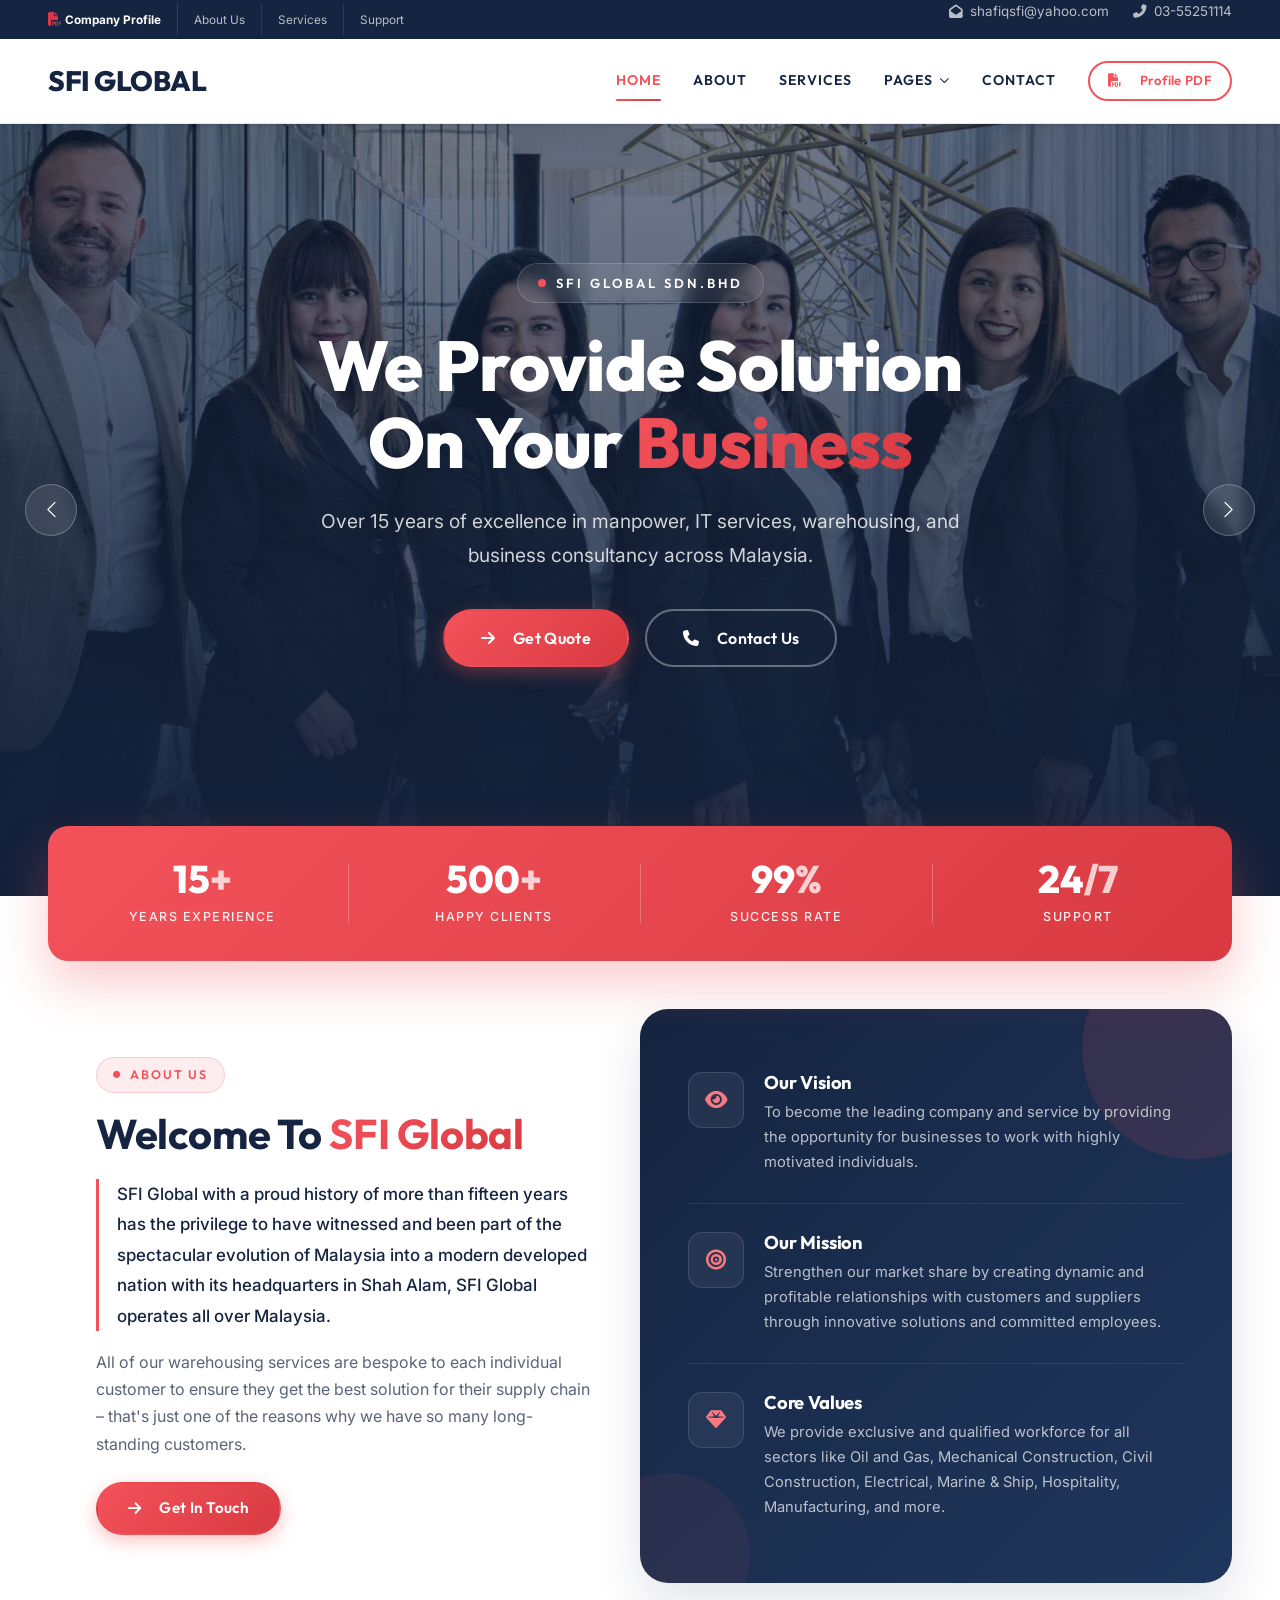
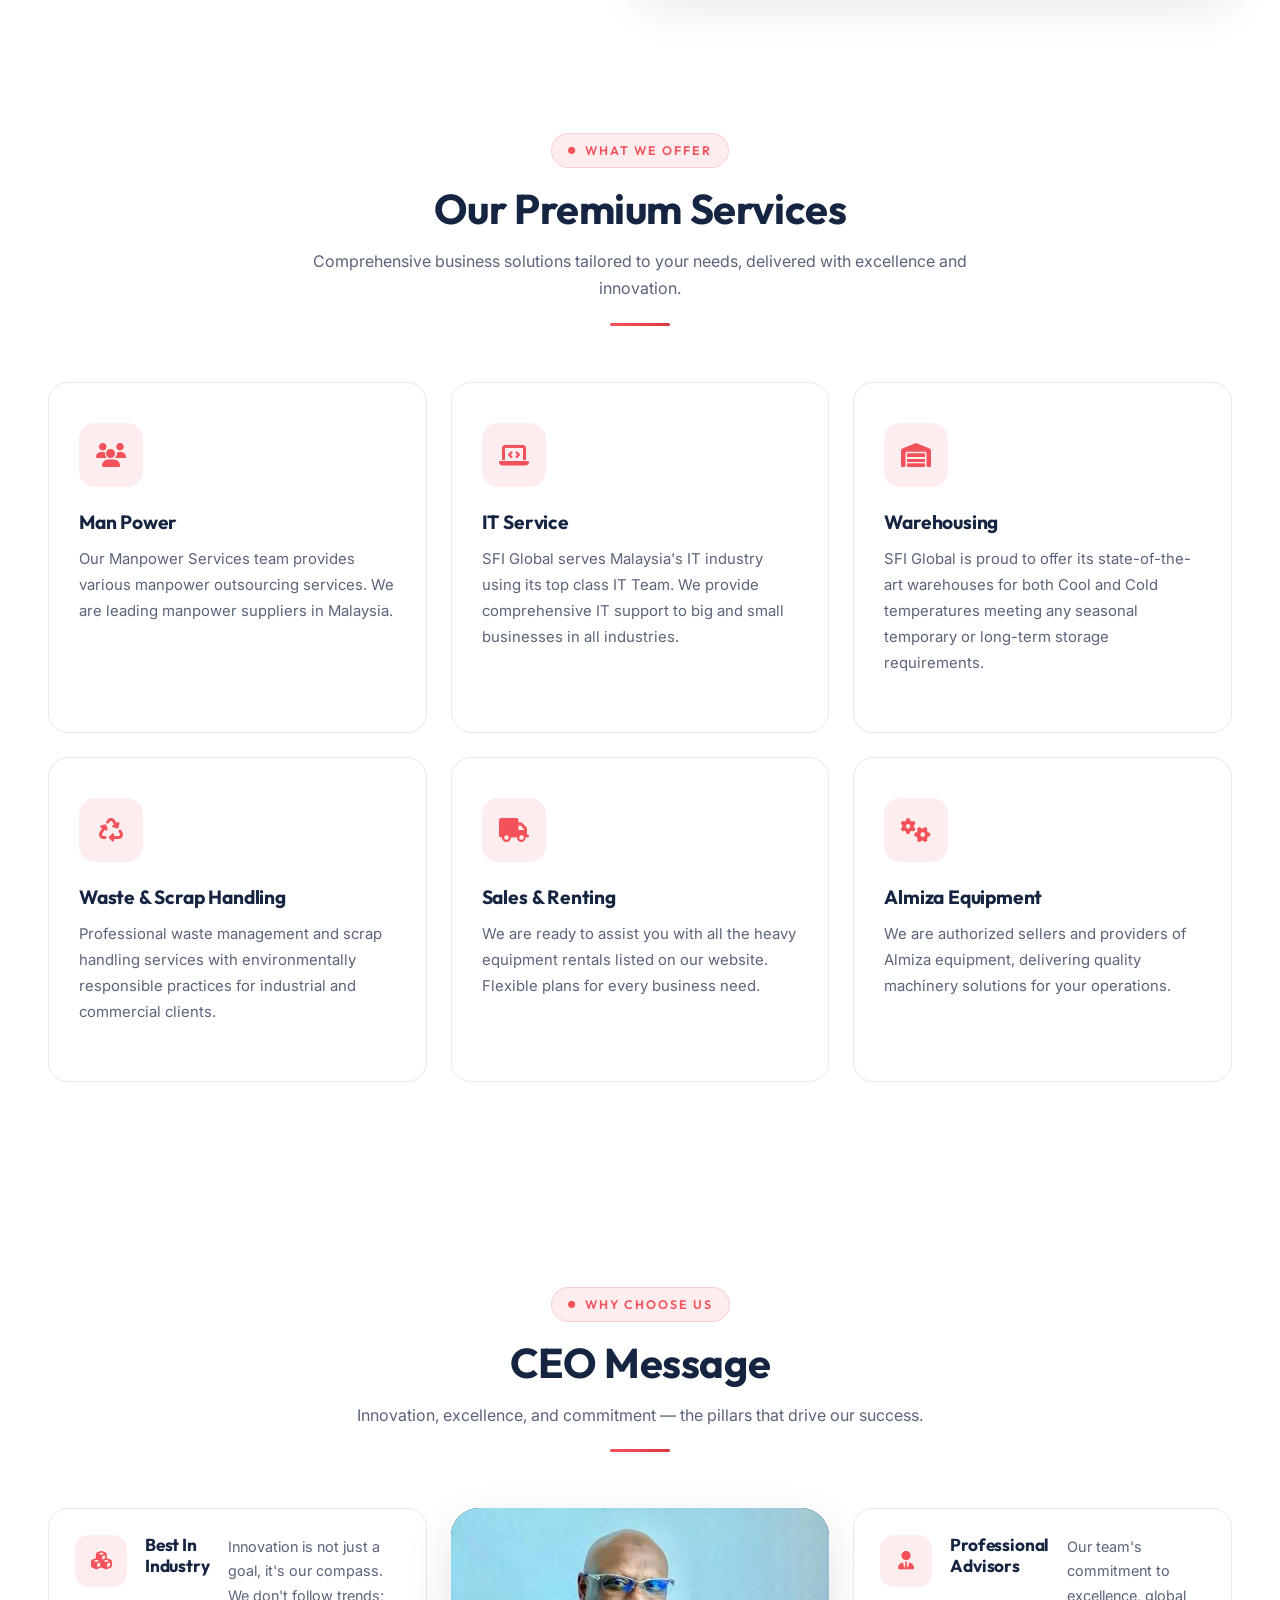
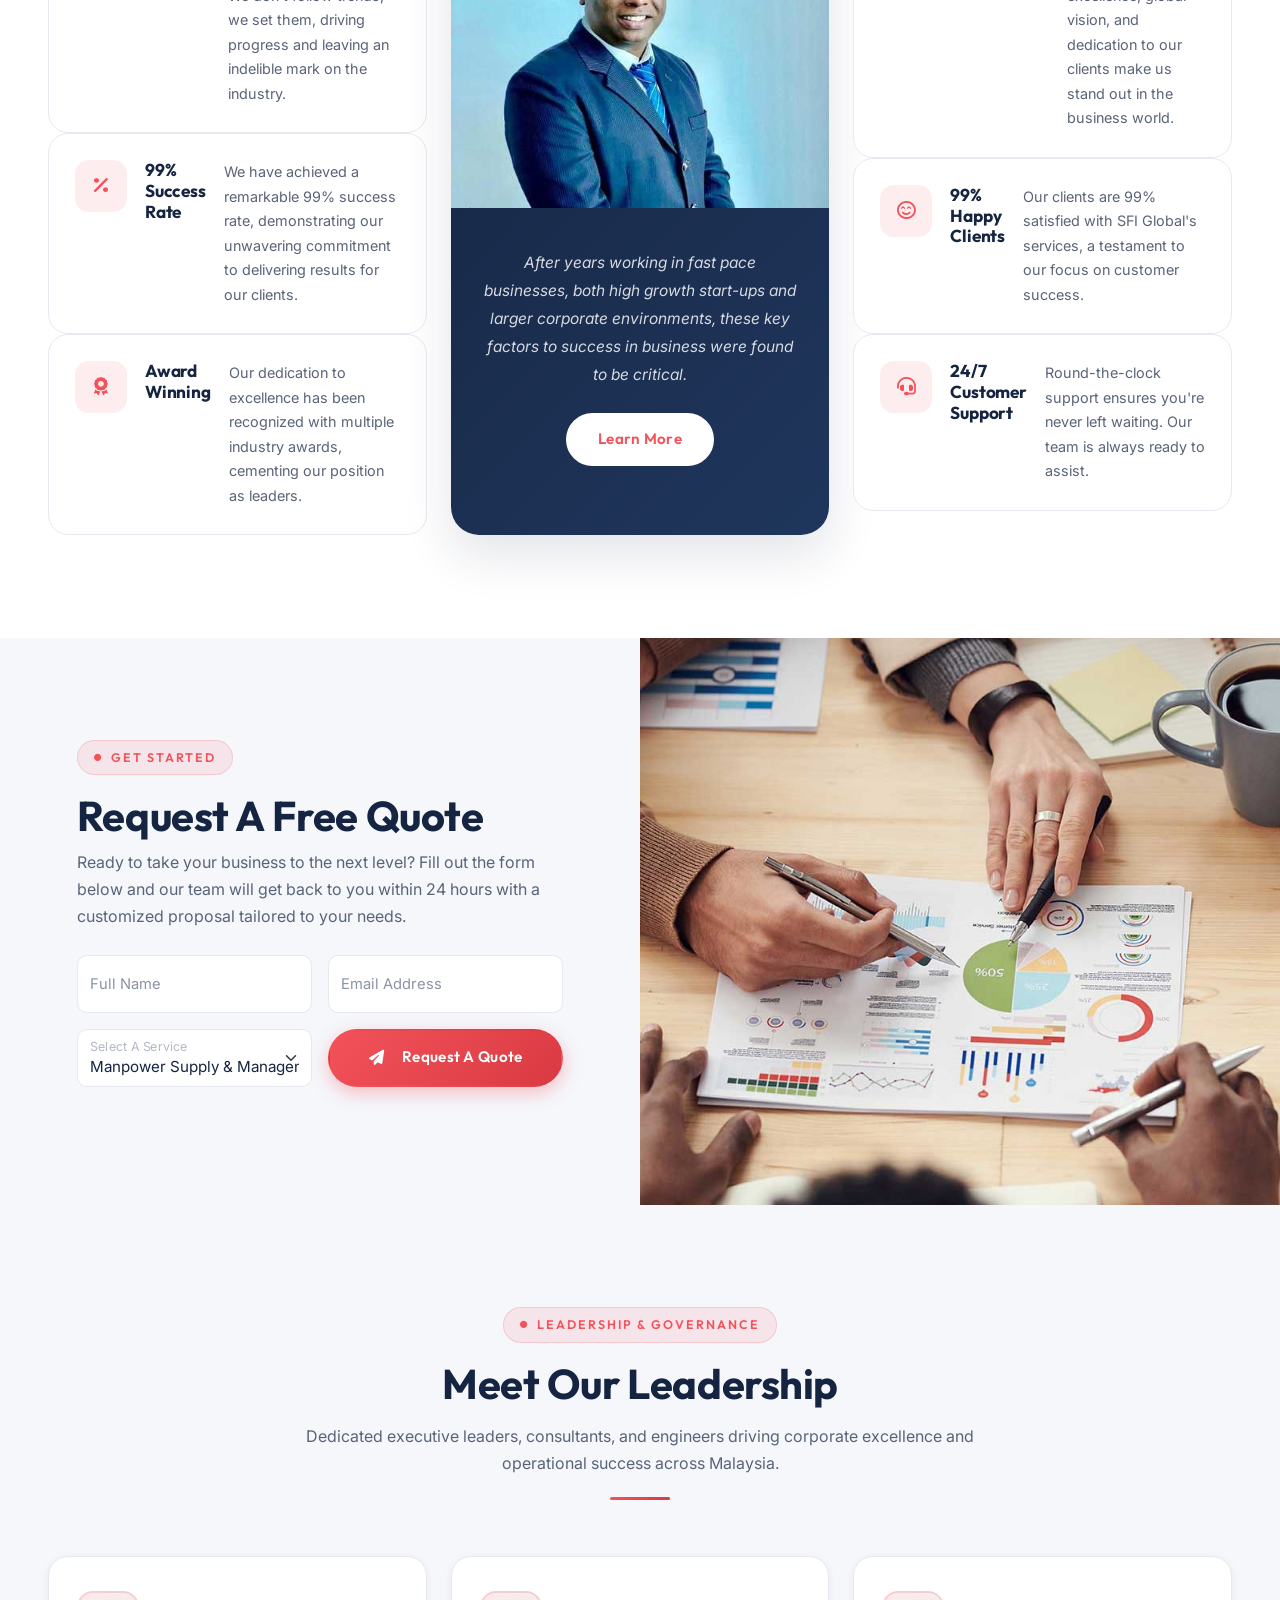
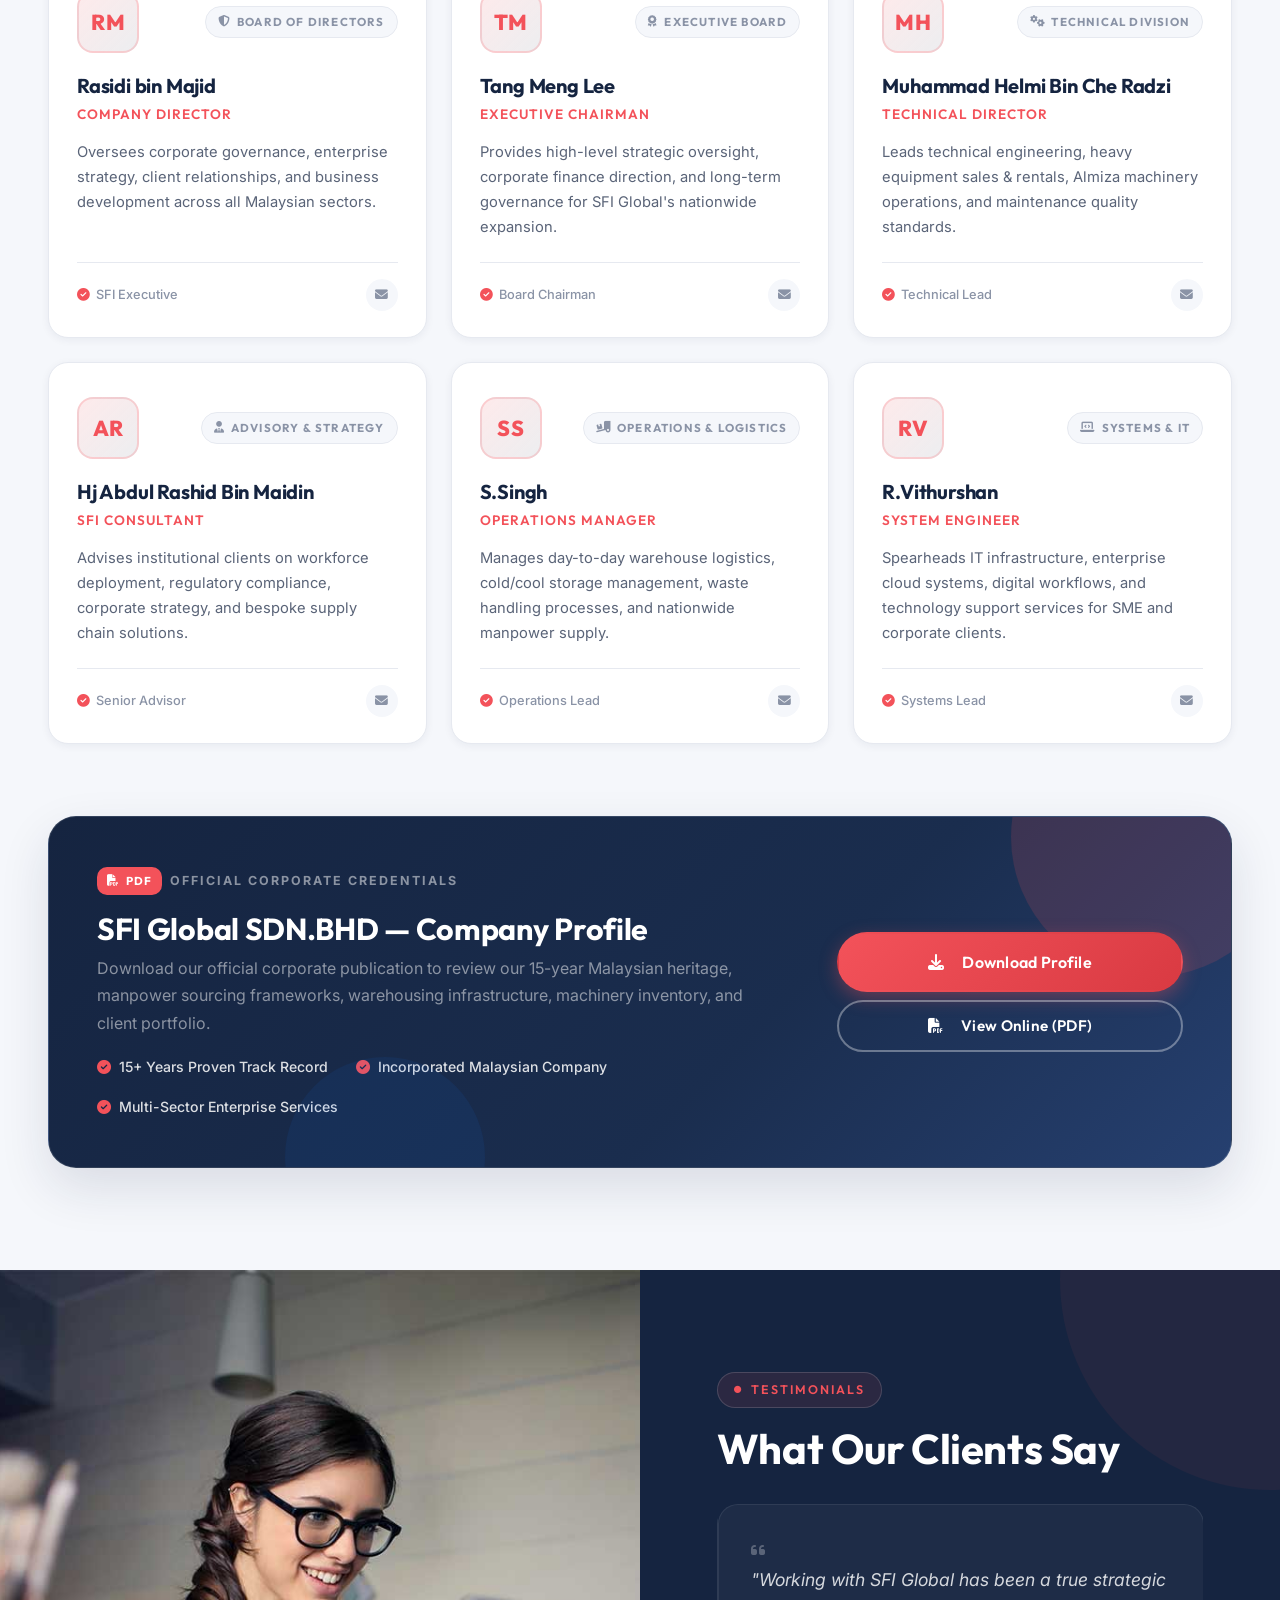
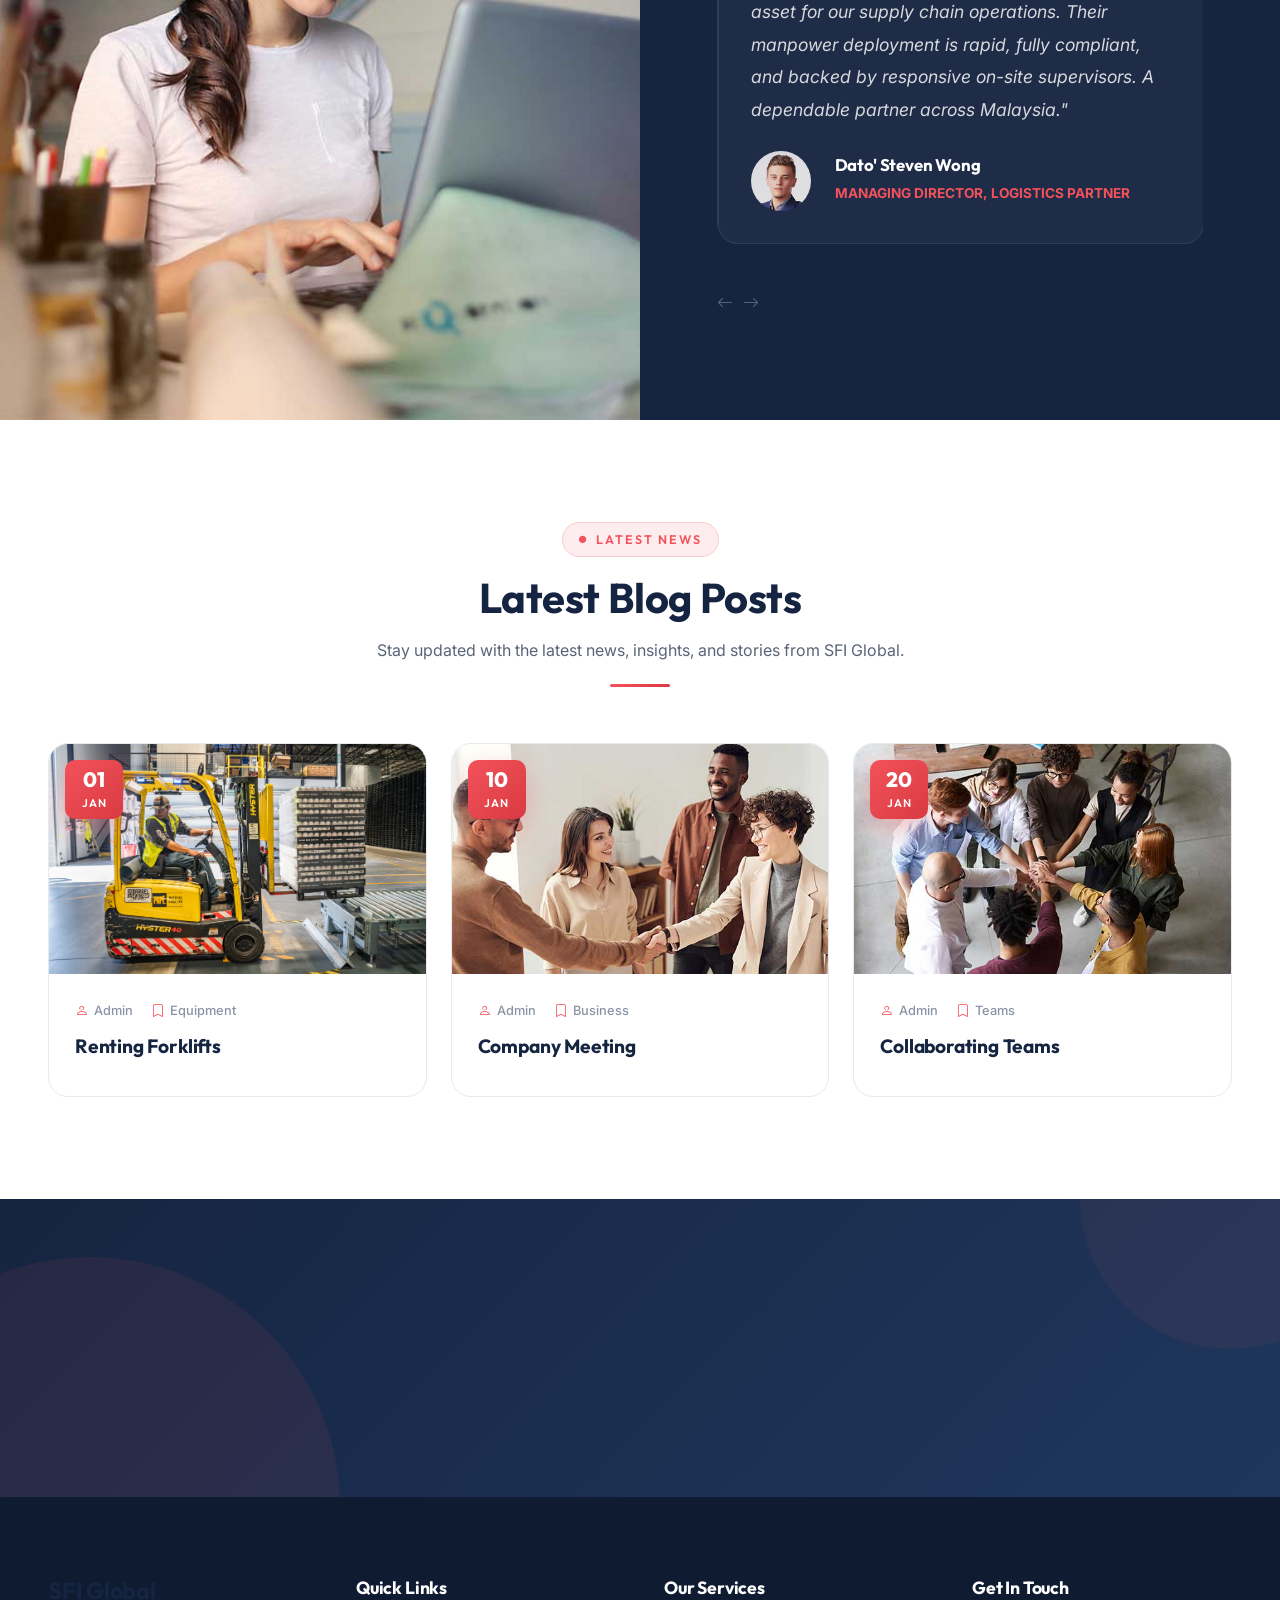
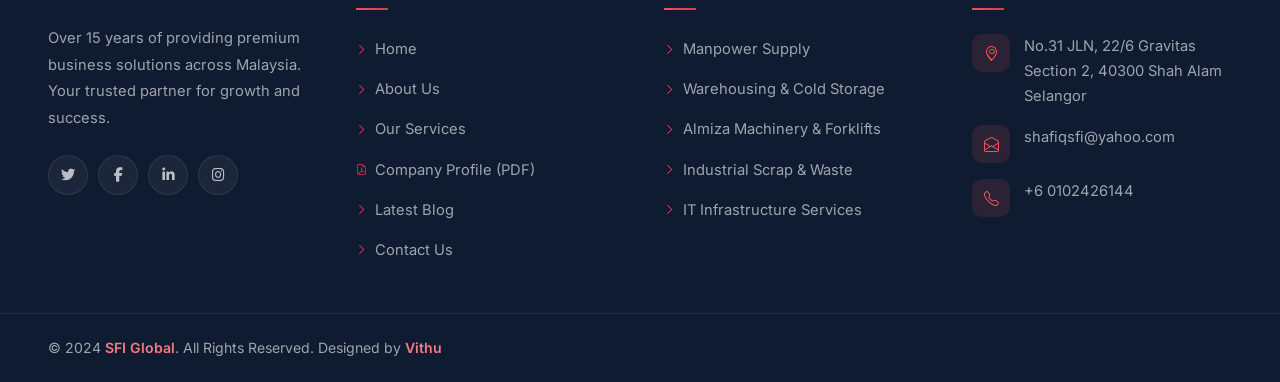
<file: index.html>
<!DOCTYPE html>
<html lang="en">

<head>
    <meta charset="utf-8">
    <title>SFI Global — Business Solutions & Consultancy in Malaysia</title>
    <meta content="width=device-width, initial-scale=1.0" name="viewport">
    <meta content="SFI Global, business consultancy, manpower, IT services, warehousing, Malaysia" name="keywords">
    <meta content="SFI Global SDN.BHD — Over 15 years of providing premium business solutions including manpower, IT services, warehousing, and equipment in Malaysia." name="description">

    <!-- Favicon -->
    <link href="img/favicon.ico" rel="icon">

    <!-- Google Web Fonts -->
    <link rel="preconnect" href="https://fonts.googleapis.com">
    <link rel="preconnect" href="https://fonts.gstatic.com" crossorigin>
    <link href="https://fonts.googleapis.com/css2?family=Inter:wght@400;500;600;700&family=Outfit:wght@500;600;700;800&display=swap" rel="stylesheet">

    <!-- Icon Font Stylesheet -->
    <link href="https://cdnjs.cloudflare.com/ajax/libs/font-awesome/6.5.1/css/all.min.css" rel="stylesheet">
    <link href="https://cdn.jsdelivr.net/npm/bootstrap-icons@1.11.3/font/bootstrap-icons.css" rel="stylesheet">

    <!-- Libraries Stylesheet -->
    <link href="lib/owlcarousel/assets/owl.carousel.min.css" rel="stylesheet">

    <!-- Customized Bootstrap Stylesheet -->
    <link href="css/bootstrap.min.css" rel="stylesheet">

    <!-- Template Stylesheet -->
    <link href="css/style.css" rel="stylesheet">
</head>

<body>
    <!-- Preloader -->
    <div class="preloader" id="preloader">
        <div class="spinner"></div>
    </div>

    <!-- Topbar Start -->
    <div class="topbar d-none d-lg-block">
        <div class="container-fluid px-5">
            <div class="row align-items-center">
                <div class="col-md-6">
                    <div class="d-inline-flex align-items-center gap-3">
                        <a href="COMPANY PROFILE NEW.pdf" target="_blank" class="py-1 pe-3 text-white fw-bold" style="border-right: 1px solid rgba(255,255,255,0.15);">
                            <i class="fa fa-file-pdf text-danger me-1"></i><small>Company Profile</small>
                        </a>
                        <a href="about.html" class="py-1 pe-3" style="border-right: 1px solid rgba(255,255,255,0.1);">
                            <small>About Us</small>
                        </a>
                        <a href="service.html" class="py-1 pe-3" style="border-right: 1px solid rgba(255,255,255,0.1);">
                            <small>Services</small>
                        </a>
                        <a href="contact.html" class="py-1">
                            <small>Support</small>
                        </a>
                    </div>
                </div>
                <div class="col-md-6 text-end">
                    <div class="contact-info d-inline-flex align-items-center gap-4">
                        <p><i class="fa fa-envelope-open me-2"></i>shafiqsfi@yahoo.com</p>
                        <p><i class="fa fa-phone-alt me-2"></i>03-55251114</p>
                    </div>
                </div>
            </div>
        </div>
    </div>
    <!-- Topbar End -->

    <!-- Navbar Start -->
    <nav class="navbar navbar-expand-lg bg-white navbar-light shadow-sm px-5 py-3 py-lg-0" id="mainNavbar">
        <a href="index.html" class="navbar-brand p-0">
            <h1 class="m-0 text-uppercase">SFI Global</h1>
        </a>
        <button class="navbar-toggler" type="button" data-bs-toggle="collapse" data-bs-target="#navbarCollapse" aria-label="Toggle navigation">
            <span class="navbar-toggler-icon"></span>
        </button>
        <div class="collapse navbar-collapse" id="navbarCollapse">
            <div class="navbar-nav ms-auto py-0 align-items-lg-center">
                <a href="index.html" class="nav-item nav-link active">Home</a>
                <a href="about.html" class="nav-item nav-link">About</a>
                <a href="service.html" class="nav-item nav-link">Services</a>
                <div class="nav-item dropdown">
                    <a href="#" class="nav-link dropdown-toggle" data-bs-toggle="dropdown">Pages</a>
                    <div class="dropdown-menu m-0">
                        <a href="COMPANY PROFILE NEW.pdf" target="_blank" class="dropdown-item fw-bold text-primary"><i class="fa fa-file-pdf text-danger me-2"></i>Company Profile (PDF)</a>
                        <a href="blog.html" class="dropdown-item">Our Machinery</a>
                        <a href="detail.html" class="dropdown-item">Blog Detail</a>
                        <a href="feature.html" class="dropdown-item">Features</a>
                        <a href="quote.html" class="dropdown-item">Quote Form</a>
                        <a href="testimonial.html" class="dropdown-item">Testimonial</a>
                    </div>
                </div>
                <a href="contact.html" class="nav-item nav-link">Contact</a>
                <a href="COMPANY PROFILE NEW.pdf" target="_blank" class="btn btn-outline-primary btn-sm ms-lg-3 my-2 my-lg-0 d-inline-flex align-items-center">
                    <i class="fa fa-file-pdf me-2"></i>Profile PDF
                </a>
            </div>
        </div>
    </nav>
    <!-- Navbar End -->

    <main>
        <!-- Hero Carousel Start -->
        <section class="hero-carousel-section" id="hero">
            <div id="header-carousel" class="carousel slide carousel-fade" data-bs-ride="carousel">
                <div class="carousel-inner">
                    <div class="carousel-item active">
                        <img class="w-100" src="img/carousel-1.jpg" alt="SFI Global Business Solutions">
                        <div class="carousel-caption d-flex flex-column align-items-center justify-content-center">
                            <div class="hero-content p-3" style="max-width: 900px;">
                                <div class="hero-badge">
                                    <span class="badge-dot"></span>
                                    SFI GLOBAL SDN.BHD
                                </div>
                                <h1 class="hero-title">
                                    We Provide Solution<br>
                                    On Your <span class="gradient-text">Business</span>
                                </h1>
                                <p class="hero-subtitle">
                                    Over 15 years of excellence in manpower, IT services, warehousing, and business consultancy across Malaysia.
                                </p>
                                <div class="hero-buttons">
                                    <a href="quote.html" class="btn btn-primary" id="hero-cta-quote">
                                        <i class="fa fa-arrow-right me-2"></i>Get Quote
                                    </a>
                                    <a href="contact.html" class="btn btn-outline-light" id="hero-cta-contact">
                                        <i class="fa fa-phone me-2"></i>Contact Us
                                    </a>
                                </div>
                            </div>
                        </div>
                    </div>
                    <div class="carousel-item">
                        <img class="w-100" src="img/carousel-2.jpg" alt="SFI Global Industrial Solutions">
                        <div class="carousel-caption d-flex flex-column align-items-center justify-content-center">
                            <div class="hero-content p-3" style="max-width: 900px;">
                                <div class="hero-badge">
                                    <span class="badge-dot"></span>
                                    INDUSTRIAL &amp; LOGISTICS EXCELLENCE
                                </div>
                                <h1 class="hero-title">
                                    End-to-End Warehousing, <br>
                                    Fleet &amp; <span class="gradient-text">Workforce Solutions</span>
                                </h1>
                                <p class="hero-subtitle">
                                    Cold storage facilities, Almiza forklift leasing, certified manpower supply, and industrial scrap handling engineered for operational excellence across Malaysia.
                                </p>
                                <div class="hero-buttons">
                                    <a href="quote.html" class="btn btn-primary">
                                        <i class="fa fa-arrow-right me-2"></i>Get Quote
                                    </a>
                                    <a href="contact.html" class="btn btn-outline-light">
                                        <i class="fa fa-phone me-2"></i>Contact Us
                                    </a>
                                </div>
                            </div>
                        </div>
                    </div>
                </div>
                <button class="carousel-control-prev" type="button" data-bs-target="#header-carousel" data-bs-slide="prev">
                    <span class="carousel-control-prev-icon" aria-hidden="true"></span>
                    <span class="visually-hidden">Previous</span>
                </button>
                <button class="carousel-control-next" type="button" data-bs-target="#header-carousel" data-bs-slide="next">
                    <span class="carousel-control-next-icon" aria-hidden="true"></span>
                    <span class="visually-hidden">Next</span>
                </button>
            </div>
            <!-- Stats Bar -->
            <div class="hero-stats-bar">
                <div class="container-fluid px-lg-5">
                    <div class="row g-0">
                        <div class="col-6 col-md-3">
                            <div class="hero-stat">
                                <div class="stat-number">
                                    <span class="counter" data-target="15">0</span><span class="stat-suffix">+</span>
                                </div>
                                <div class="stat-label">Years Experience</div>
                            </div>
                        </div>
                        <div class="col-6 col-md-3">
                            <div class="hero-stat">
                                <div class="stat-number">
                                    <span class="counter" data-target="500">0</span><span class="stat-suffix">+</span>
                                </div>
                                <div class="stat-label">Happy Clients</div>
                            </div>
                        </div>
                        <div class="col-6 col-md-3">
                            <div class="hero-stat">
                                <div class="stat-number">
                                    <span class="counter" data-target="99">0</span><span class="stat-suffix">%</span>
                                </div>
                                <div class="stat-label">Success Rate</div>
                            </div>
                        </div>
                        <div class="col-6 col-md-3">
                            <div class="hero-stat">
                                <div class="stat-number">
                                    <span class="counter" data-target="24">0</span><span class="stat-suffix">/7</span>
                                </div>
                                <div class="stat-label">Support</div>
                            </div>
                        </div>
                    </div>
                </div>
            </div>
        </section>
        <!-- Hero Carousel End -->


        <!-- About Section Start -->
        <section class="about-section" id="about">
            <div class="container-fluid px-lg-5 px-3">
                <div class="row g-0 align-items-stretch">
                    <div class="col-lg-6 py-5 px-lg-5 px-3">
                        <div class="about-content reveal-left">
                            <div class="section-badge mb-3">
                                <i class="fa fa-circle"></i> About Us
                            </div>
                            <h2>Welcome To <span class="gradient-text">SFI Global</span></h2>
                            <p class="lead">SFI Global with a proud history of more than fifteen years has the privilege to have witnessed and been part of the spectacular evolution of Malaysia into a modern developed nation with its headquarters in Shah Alam, SFI Global operates all over Malaysia.</p>
                            <p>All of our warehousing services are bespoke to each individual customer to ensure they get the best solution for their supply chain – that's just one of the reasons why we have so many long-standing customers.</p>
                            <a href="contact.html" class="btn btn-primary" id="about-cta">
                                <i class="fa fa-arrow-right me-2"></i>Get In Touch
                            </a>
                        </div>
                    </div>
                    <div class="col-lg-6">
                        <div class="about-values reveal-right">
                            <div class="value-item">
                                <div class="value-icon">
                                    <i class="fa fa-eye"></i>
                                </div>
                                <div>
                                    <h4>Our Vision</h4>
                                    <p>To become the leading company and service by providing the opportunity for businesses to work with highly motivated individuals.</p>
                                </div>
                            </div>
                            <div class="value-item">
                                <div class="value-icon">
                                    <i class="fa fa-bullseye"></i>
                                </div>
                                <div>
                                    <h4>Our Mission</h4>
                                    <p>Strengthen our market share by creating dynamic and profitable relationships with customers and suppliers through innovative solutions and committed employees.</p>
                                </div>
                            </div>
                            <div class="value-item">
                                <div class="value-icon">
                                    <i class="fa fa-gem"></i>
                                </div>
                                <div>
                                    <h4>Core Values</h4>
                                    <p>We provide exclusive and qualified workforce for all sectors like Oil and Gas, Mechanical Construction, Civil Construction, Electrical, Marine & Ship, Hospitality, Manufacturing, and more.</p>
                                </div>
                            </div>
                        </div>
                    </div>
                </div>
            </div>
        </section>
        <!-- About Section End -->


        <!-- Services Section Start -->
        <section class="services-section" id="services">
            <div class="container-fluid px-lg-5 px-3">
                <div class="section-header reveal">
                    <div class="section-badge">
                        <i class="fa fa-circle"></i> What We Offer
                    </div>
                    <h2>Our Premium Services</h2>
                    <p>Comprehensive business solutions tailored to your needs, delivered with excellence and innovation.</p>
                    <div class="section-line"></div>
                </div>
                <div class="row g-4">
                    <div class="col-lg-4 col-md-6 reveal stagger-1">
                        <div class="service-card">
                            <div class="service-icon">
                                <i class="fa fa-users"></i>
                            </div>
                            <h4>Man Power</h4>
                            <p>Our Manpower Services team provides various manpower outsourcing services. We are leading manpower suppliers in Malaysia.</p>
                        </div>
                    </div>
                    <div class="col-lg-4 col-md-6 reveal stagger-2">
                        <div class="service-card">
                            <div class="service-icon">
                                <i class="fa fa-laptop-code"></i>
                            </div>
                            <h4>IT Service</h4>
                            <p>SFI Global serves Malaysia's IT industry using its top class IT Team. We provide comprehensive IT support to big and small businesses in all industries.</p>
                        </div>
                    </div>
                    <div class="col-lg-4 col-md-6 reveal stagger-3">
                        <div class="service-card">
                            <div class="service-icon">
                                <i class="fa fa-warehouse"></i>
                            </div>
                            <h4>Warehousing</h4>
                            <p>SFI Global is proud to offer its state-of-the-art warehouses for both Cool and Cold temperatures meeting any seasonal temporary or long-term storage requirements.</p>
                        </div>
                    </div>
                    <div class="col-lg-4 col-md-6 reveal stagger-4">
                        <div class="service-card">
                            <div class="service-icon">
                                <i class="fa fa-recycle"></i>
                            </div>
                            <h4>Waste & Scrap Handling</h4>
                            <p>Professional waste management and scrap handling services with environmentally responsible practices for industrial and commercial clients.</p>
                        </div>
                    </div>
                    <div class="col-lg-4 col-md-6 reveal stagger-5">
                        <div class="service-card">
                            <div class="service-icon">
                                <i class="fa fa-truck"></i>
                            </div>
                            <h4>Sales & Renting</h4>
                            <p>We are ready to assist you with all the heavy equipment rentals listed on our website. Flexible plans for every business need.</p>
                        </div>
                    </div>
                    <div class="col-lg-4 col-md-6 reveal stagger-6">
                        <div class="service-card">
                            <div class="service-icon">
                                <i class="fa fa-cogs"></i>
                            </div>
                            <h4>Almiza Equipment</h4>
                            <p>We are authorized sellers and providers of Almiza equipment, delivering quality machinery solutions for your operations.</p>
                        </div>
                    </div>
                </div>
            </div>
        </section>
        <!-- Services Section End -->


        <!-- Features / CEO Message Start -->
        <section class="features-section" id="features">
            <div class="container-fluid px-lg-5 px-3">
                <div class="section-header reveal">
                    <div class="section-badge">
                        <i class="fa fa-circle"></i> Why Choose Us
                    </div>
                    <h2>CEO Message</h2>
                    <p>Innovation, excellence, and commitment — the pillars that drive our success.</p>
                    <div class="section-line"></div>
                </div>
                <div class="row g-4 align-items-stretch">
                    <div class="col-lg-4 reveal-left">
                        <div class="feature-highlight">
                            <div class="feature-icon">
                                <i class="fa fa-cubes"></i>
                            </div>
                            <h4>Best In Industry</h4>
                            <p>Innovation is not just a goal, it's our compass. We don't follow trends; we set them, driving progress and leaving an indelible mark on the industry.</p>
                        </div>
                        <div class="feature-highlight">
                            <div class="feature-icon">
                                <i class="fa fa-percent"></i>
                            </div>
                            <h4>99% Success Rate</h4>
                            <p>We have achieved a remarkable 99% success rate, demonstrating our unwavering commitment to delivering results for our clients.</p>
                        </div>
                        <div class="feature-highlight">
                            <div class="feature-icon">
                                <i class="fa fa-award"></i>
                            </div>
                            <h4>Award Winning</h4>
                            <p>Our dedication to excellence has been recognized with multiple industry awards, cementing our position as leaders.</p>
                        </div>
                    </div>
                    <div class="col-lg-4 reveal-scale">
                        <div class="feature-center-card">
                            <img src="img/feature.jpg" alt="SFI Global CEO">
                            <div class="card-body">
                                <p>After years working in fast pace businesses, both high growth start-ups and larger corporate environments, these key factors to success in business were found to be critical.</p>
                                <a href="about.html" class="btn btn-light" id="feature-cta">Learn More</a>
                            </div>
                        </div>
                    </div>
                    <div class="col-lg-4 reveal-right">
                        <div class="feature-highlight">
                            <div class="feature-icon">
                                <i class="fa fa-user-tie"></i>
                            </div>
                            <h4>Professional Advisors</h4>
                            <p>Our team's commitment to excellence, global vision, and dedication to our clients make us stand out in the business world.</p>
                        </div>
                        <div class="feature-highlight">
                            <div class="feature-icon">
                                <i class="far fa-smile-beam"></i>
                            </div>
                            <h4>99% Happy Clients</h4>
                            <p>Our clients are 99% satisfied with SFI Global's services, a testament to our focus on customer success.</p>
                        </div>
                        <div class="feature-highlight">
                            <div class="feature-icon">
                                <i class="fa fa-headset"></i>
                            </div>
                            <h4>24/7 Customer Support</h4>
                            <p>Round-the-clock support ensures you're never left waiting. Our team is always ready to assist.</p>
                        </div>
                    </div>
                </div>
            </div>
        </section>
        <!-- Features End -->


        <!-- Quote Section Start -->
        <section class="quote-section" id="quote">
            <div class="row g-0">
                <div class="col-lg-6">
                    <div class="quote-content reveal-left">
                        <div class="section-badge mb-3">
                            <i class="fa fa-circle"></i> Get Started
                        </div>
                        <h2>Request A Free Quote</h2>
                        <p class="mb-4" style="color: var(--text-secondary);">Ready to take your business to the next level? Fill out the form below and our team will get back to you within 24 hours with a customized proposal tailored to your needs.</p>
                        <form id="quote-form">
                            <div class="row gx-3">
                                <div class="col-sm-6 mb-3">
                                    <div class="form-floating">
                                        <input type="text" class="form-control" id="quote-name" placeholder="Your Full Name">
                                        <label for="quote-name">Full Name</label>
                                    </div>
                                </div>
                                <div class="col-sm-6 mb-3">
                                    <div class="form-floating">
                                        <input type="email" class="form-control" id="quote-email" placeholder="name@company.com">
                                        <label for="quote-email">Email Address</label>
                                    </div>
                                </div>
                                <div class="col-sm-6 mb-3">
                                    <div class="form-floating">
                                        <select class="form-select" id="quote-service" aria-label="Select a service">
                                            <option value="manpower" selected>Manpower Supply & Management</option>
                                            <option value="warehousing">Warehousing & Cold Storage</option>
                                            <option value="machinery">Almiza Forklifts & Machinery</option>
                                            <option value="scrap">Industrial Scrap & Waste Handling</option>
                                            <option value="it">IT Infrastructure & Enterprise Support</option>
                                        </select>
                                        <label for="quote-service">Select A Service</label>
                                    </div>
                                </div>
                                <div class="col-sm-6 mb-3">
                                    <button class="btn btn-primary w-100 h-100" type="submit" id="quote-submit">
                                        <i class="fa fa-paper-plane me-2"></i>Request A Quote
                                    </button>
                                </div>
                            </div>
                        </form>
                    </div>
                </div>
                <div class="col-lg-6 reveal-right" style="min-height: 400px;">
                    <div class="position-relative h-100">
                        <img class="position-absolute w-100 h-100" src="img/quote.jpg" alt="Business meeting" style="object-fit: cover;">
                    </div>
                </div>
            </div>
        </section>
        <!-- Quote Section End -->


        <!-- Team Section Start -->
        <section class="team-section section bg-soft" id="team">
            <div class="container-fluid px-lg-5 px-3">
                <div class="section-header reveal">
                    <div class="section-badge">
                        <i class="fa fa-circle"></i> Leadership & Governance
                    </div>
                    <h2>Meet Our Leadership</h2>
                    <p>Dedicated executive leaders, consultants, and engineers driving corporate excellence and operational success across Malaysia.</p>
                    <div class="section-line"></div>
                </div>
                <div class="row g-4">
                    <!-- Director 1 -->
                    <div class="col-lg-4 col-md-6 reveal stagger-1">
                        <div class="executive-card">
                            <div class="executive-card-header">
                                <div class="executive-avatar">RM</div>
                                <span class="executive-badge"><i class="fa fa-shield-alt"></i> Board of Directors</span>
                            </div>
                            <h3 class="executive-name">Rasidi bin Majid</h3>
                            <p class="executive-role">Company Director</p>
                            <p class="executive-desc">Oversees corporate governance, enterprise strategy, client relationships, and business development across all Malaysian sectors.</p>
                            <div class="executive-footer">
                                <span class="executive-tag"><i class="fa fa-check-circle"></i> SFI Executive</span>
                                <a href="contact.html" class="executive-link" title="Contact Director" aria-label="Contact Rasidi bin Majid"><i class="fa fa-envelope"></i></a>
                            </div>
                        </div>
                    </div>

                    <!-- Director 2 -->
                    <div class="col-lg-4 col-md-6 reveal stagger-2">
                        <div class="executive-card">
                            <div class="executive-card-header">
                                <div class="executive-avatar">TM</div>
                                <span class="executive-badge"><i class="fa fa-award"></i> Executive Board</span>
                            </div>
                            <h3 class="executive-name">Tang Meng Lee</h3>
                            <p class="executive-role">Executive Chairman</p>
                            <p class="executive-desc">Provides high-level strategic oversight, corporate finance direction, and long-term governance for SFI Global's nationwide expansion.</p>
                            <div class="executive-footer">
                                <span class="executive-tag"><i class="fa fa-check-circle"></i> Board Chairman</span>
                                <a href="contact.html" class="executive-link" title="Contact Chairman" aria-label="Contact Tang Meng Lee"><i class="fa fa-envelope"></i></a>
                            </div>
                        </div>
                    </div>

                    <!-- Director 3 -->
                    <div class="col-lg-4 col-md-6 reveal stagger-3">
                        <div class="executive-card">
                            <div class="executive-card-header">
                                <div class="executive-avatar">MH</div>
                                <span class="executive-badge"><i class="fa fa-cogs"></i> Technical Division</span>
                            </div>
                            <h3 class="executive-name">Muhammad Helmi Bin Che Radzi</h3>
                            <p class="executive-role">Technical Director</p>
                            <p class="executive-desc">Leads technical engineering, heavy equipment sales & rentals, Almiza machinery operations, and maintenance quality standards.</p>
                            <div class="executive-footer">
                                <span class="executive-tag"><i class="fa fa-check-circle"></i> Technical Lead</span>
                                <a href="contact.html" class="executive-link" title="Contact Technical Director" aria-label="Contact Muhammad Helmi Bin Che Radzi"><i class="fa fa-envelope"></i></a>
                            </div>
                        </div>
                    </div>

                    <!-- Member 4 -->
                    <div class="col-lg-4 col-md-6 reveal stagger-4">
                        <div class="executive-card">
                            <div class="executive-card-header">
                                <div class="executive-avatar">AR</div>
                                <span class="executive-badge"><i class="fa fa-user-tie"></i> Advisory & Strategy</span>
                            </div>
                            <h3 class="executive-name">Hj Abdul Rashid Bin Maidin</h3>
                            <p class="executive-role">SFI Consultant</p>
                            <p class="executive-desc">Advises institutional clients on workforce deployment, regulatory compliance, corporate strategy, and bespoke supply chain solutions.</p>
                            <div class="executive-footer">
                                <span class="executive-tag"><i class="fa fa-check-circle"></i> Senior Advisor</span>
                                <a href="contact.html" class="executive-link" title="Contact Consultant" aria-label="Contact Hj Abdul Rashid Bin Maidin"><i class="fa fa-envelope"></i></a>
                            </div>
                        </div>
                    </div>

                    <!-- Member 5 -->
                    <div class="col-lg-4 col-md-6 reveal stagger-5">
                        <div class="executive-card">
                            <div class="executive-card-header">
                                <div class="executive-avatar">SS</div>
                                <span class="executive-badge"><i class="fa fa-truck-loading"></i> Operations & Logistics</span>
                            </div>
                            <h3 class="executive-name">S.Singh</h3>
                            <p class="executive-role">Operations Manager</p>
                            <p class="executive-desc">Manages day-to-day warehouse logistics, cold/cool storage management, waste handling processes, and nationwide manpower supply.</p>
                            <div class="executive-footer">
                                <span class="executive-tag"><i class="fa fa-check-circle"></i> Operations Lead</span>
                                <a href="contact.html" class="executive-link" title="Contact Operations" aria-label="Contact S.Singh"><i class="fa fa-envelope"></i></a>
                            </div>
                        </div>
                    </div>

                    <!-- Member 6 -->
                    <div class="col-lg-4 col-md-6 reveal stagger-6">
                        <div class="executive-card">
                            <div class="executive-card-header">
                                <div class="executive-avatar">RV</div>
                                <span class="executive-badge"><i class="fa fa-laptop-code"></i> Systems & IT</span>
                            </div>
                            <h3 class="executive-name">R.Vithurshan</h3>
                            <p class="executive-role">System Engineer</p>
                            <p class="executive-desc">Spearheads IT infrastructure, enterprise cloud systems, digital workflows, and technology support services for SME and corporate clients.</p>
                            <div class="executive-footer">
                                <span class="executive-tag"><i class="fa fa-check-circle"></i> Systems Lead</span>
                                <a href="contact.html" class="executive-link" title="Contact Engineer" aria-label="Contact R.Vithurshan"><i class="fa fa-envelope"></i></a>
                            </div>
                        </div>
                    </div>

                    <!-- Official Company Profile Connection Banner -->
                    <div class="col-12 reveal">
                        <div class="company-profile-banner">
                            <div class="row align-items-center g-4">
                                <div class="col-lg-8">
                                    <div class="d-inline-flex align-items-center gap-2 mb-3">
                                        <span class="badge-pdf"><i class="fa fa-file-pdf"></i> PDF</span>
                                        <span class="text-uppercase fw-bold text-white-50" style="letter-spacing: 2px; font-size: 0.78rem;">Official Corporate Credentials</span>
                                    </div>
                                    <h3 class="text-white mb-2" style="font-size: clamp(1.4rem, 2.5vw, 1.9rem);">SFI Global SDN.BHD — Company Profile</h3>
                                    <p class="text-white-50 mb-0" style="max-width: 650px;">
                                        Download our official corporate publication to review our 15-year Malaysian heritage, manpower sourcing frameworks, warehousing infrastructure, machinery inventory, and client portfolio.
                                    </p>
                                    <div class="profile-features">
                                        <div class="profile-feature-item">
                                            <i class="fa fa-check-circle"></i>
                                            <span>15+ Years Proven Track Record</span>
                                        </div>
                                        <div class="profile-feature-item">
                                            <i class="fa fa-check-circle"></i>
                                            <span>Incorporated Malaysian Company</span>
                                        </div>
                                        <div class="profile-feature-item">
                                            <i class="fa fa-check-circle"></i>
                                            <span>Multi-Sector Enterprise Services</span>
                                        </div>
                                    </div>
                                </div>
                                <div class="col-lg-4 text-lg-end text-start">
                                    <div class="d-flex flex-column flex-sm-row flex-lg-column gap-2 justify-content-lg-end">
                                        <a href="COMPANY PROFILE NEW.pdf" target="_blank" class="btn btn-primary btn-lg" id="download-company-profile">
                                            <i class="fa fa-download me-2"></i>Download Profile
                                        </a>
                                        <a href="COMPANY PROFILE NEW.pdf" target="_blank" class="btn btn-outline-light" id="view-company-profile">
                                            <i class="fa fa-file-pdf me-2"></i>View Online (PDF)
                                        </a>
                                    </div>
                                </div>
                            </div>
                        </div>
                    </div>
                </div>
            </div>
        </section>
        <!-- Team Section End -->


        <!-- Testimonial Section Start -->
        <section class="testimonial-section" id="testimonials">
            <div class="row g-0">
                <div class="col-lg-6 testimonial-img">
                    <img class="position-absolute w-100 h-100" src="img/testimonial.jpg" alt="Client testimonials" style="object-fit: cover;">
                </div>
                <div class="col-lg-6">
                    <div class="testimonial-content reveal-right">
                        <div class="section-badge mb-3" style="border-color: rgba(255,255,255,0.15);">
                            <i class="fa fa-circle"></i> Testimonials
                        </div>
                        <h2 style="margin-bottom: 30px;">What Our Clients Say</h2>
                        <div class="owl-carousel testimonial-carousel">
                            <div class="testimonial-item">
                                <i class="fa fa-quote-left"></i>
                                <p class="mb-4">"Working with SFI Global has been a true strategic asset for our supply chain operations. Their manpower deployment is rapid, fully compliant, and backed by responsive on-site supervisors. A dependable partner across Malaysia."</p>
                                <div class="d-flex align-items-center">
                                    <img class="img-fluid rounded-circle" src="img/testimonial-1.jpg" alt="Dato' Steven Wong" style="width: 60px; height: 60px; object-fit: cover;">
                                    <div class="ps-4">
                                        <h3 class="mb-1">Dato' Steven Wong</h3>
                                        <span class="text-uppercase text-primary fw-bold" style="font-size: 0.85rem;">Managing Director, Logistics Partner</span>
                                    </div>
                                </div>
                            </div>
                            <div class="testimonial-item">
                                <i class="fa fa-quote-left"></i>
                                <p class="mb-4">"SFI Global provided us with specialized cold storage warehousing and Almiza heavy forklifts on short notice. Their equipment reliability and technical responsiveness exceeded our expectations."</p>
                                <div class="d-flex align-items-center">
                                    <img class="img-fluid rounded-circle" src="img/testimonial-2.jpg" alt="Clara Tan" style="width: 60px; height: 60px; object-fit: cover;">
                                    <div class="ps-4">
                                        <h3 class="mb-1">Clara Tan</h3>
                                        <span class="text-uppercase text-primary fw-bold" style="font-size: 0.85rem;">Head of Supply Chain, Manufacturing Solutions</span>
                                    </div>
                                </div>
                            </div>
                            <div class="testimonial-item">
                                <i class="fa fa-quote-left"></i>
                                <p class="mb-4">"From industrial scrap material clearance to certified electrical and mechanical crews, SFI Global consistently delivers with complete statutory compliance and zero operational downtime."</p>
                                <div class="d-flex align-items-center">
                                    <img class="img-fluid rounded-circle" src="img/user.jpg" alt="Hj Azman Ibrahim" style="width: 60px; height: 60px; object-fit: cover;">
                                    <div class="ps-4">
                                        <h3 class="mb-1">Hj Azman Ibrahim</h3>
                                        <span class="text-uppercase text-primary fw-bold" style="font-size: 0.85rem;">Operations Director, Marine Engineering</span>
                                    </div>
                                </div>
                            </div>
                        </div>
                    </div>
                </div>
            </div>
        </section>
        <!-- Testimonial Section End -->


        <!-- Blog Section Start -->
        <section class="blog-section" id="blog">
            <div class="container-fluid px-lg-5 px-3">
                <div class="section-header reveal">
                    <div class="section-badge">
                        <i class="fa fa-circle"></i> Latest News
                    </div>
                    <h2>Latest Blog Posts</h2>
                    <p>Stay updated with the latest news, insights, and stories from SFI Global.</p>
                    <div class="section-line"></div>
                </div>
                <div class="row g-4">
                    <div class="col-lg-4 col-md-6 reveal stagger-1">
                        <div class="blog-card">
                            <div class="blog-img">
                                <img src="img/blog-1.jpg" alt="Renting Forklifts">
                                <div class="blog-date">
                                    <span class="day">01</span>
                                    <span class="month">Jan</span>
                                </div>
                            </div>
                            <div class="blog-body">
                                <div class="blog-meta">
                                    <span><i class="bi bi-person"></i> Admin</span>
                                    <span><i class="bi bi-bookmark"></i> Equipment</span>
                                </div>
                                <h4><a href="detail.html">Renting Forklifts</a></h4>
                            </div>
                        </div>
                    </div>
                    <div class="col-lg-4 col-md-6 reveal stagger-2">
                        <div class="blog-card">
                            <div class="blog-img">
                                <img src="img/blog-2.jpg" alt="Company Meeting">
                                <div class="blog-date">
                                    <span class="day">10</span>
                                    <span class="month">Jan</span>
                                </div>
                            </div>
                            <div class="blog-body">
                                <div class="blog-meta">
                                    <span><i class="bi bi-person"></i> Admin</span>
                                    <span><i class="bi bi-bookmark"></i> Business</span>
                                </div>
                                <h4><a href="detail.html">Company Meeting</a></h4>
                            </div>
                        </div>
                    </div>
                    <div class="col-lg-4 col-md-6 reveal stagger-3">
                        <div class="blog-card">
                            <div class="blog-img">
                                <img src="img/blog-3.jpg" alt="Collaborating Teams">
                                <div class="blog-date">
                                    <span class="day">20</span>
                                    <span class="month">Jan</span>
                                </div>
                            </div>
                            <div class="blog-body">
                                <div class="blog-meta">
                                    <span><i class="bi bi-person"></i> Admin</span>
                                    <span><i class="bi bi-bookmark"></i> Teams</span>
                                </div>
                                <h4><a href="detail.html">Collaborating Teams</a></h4>
                            </div>
                        </div>
                    </div>
                </div>
            </div>
        </section>
        <!-- Blog Section End -->
    </main>

    <!-- Newsletter / Stay Updated Start -->
    <section class="newsletter-section" id="newsletter">
        <div class="container text-center">
            <h2 class="reveal">Stay Updated</h2>
            <p class="reveal">Subscribe to our newsletter and never miss important updates.</p>
            <form class="reveal" id="newsletter-form">
                <div class="input-group">
                    <input type="email" class="form-control" placeholder="Enter your email address" id="newsletter-email">
                    <button class="btn btn-primary" type="submit" id="newsletter-submit">
                        <i class="fa fa-paper-plane me-2"></i>Subscribe
                    </button>
                </div>
            </form>
        </div>
    </section>
    <!-- Newsletter End -->

    <!-- Footer Start -->
    <footer class="footer" id="footer">
        <div class="footer-main">
            <div class="container-fluid px-lg-5 px-3">
                <div class="row g-5">
                    <div class="col-lg-3 col-md-6">
                        <div class="footer-brand">
                            <h3>SFI Global</h3>
                            <p>Over 15 years of providing premium business solutions across Malaysia. Your trusted partner for growth and success.</p>
                            <div class="social-links">
                                <a href="#" aria-label="Twitter"><i class="fab fa-twitter"></i></a>
                                <a href="#" aria-label="Facebook"><i class="fab fa-facebook-f"></i></a>
                                <a href="#" aria-label="LinkedIn"><i class="fab fa-linkedin-in"></i></a>
                                <a href="#" aria-label="Instagram"><i class="fab fa-instagram"></i></a>
                            </div>
                        </div>
                    </div>
                    <div class="col-lg-3 col-md-6">
                        <h4>Quick Links</h4>
                        <ul class="footer-links">
                            <li><a href="index.html"><i class="bi bi-chevron-right"></i> Home</a></li>
                            <li><a href="about.html"><i class="bi bi-chevron-right"></i> About Us</a></li>
                            <li><a href="service.html"><i class="bi bi-chevron-right"></i> Our Services</a></li>
                            <li><a href="COMPANY PROFILE NEW.pdf" target="_blank"><i class="bi bi-file-earmark-pdf text-danger"></i> Company Profile (PDF)</a></li>
                            <li><a href="blog.html"><i class="bi bi-chevron-right"></i> Latest Blog</a></li>
                            <li><a href="contact.html"><i class="bi bi-chevron-right"></i> Contact Us</a></li>
                        </ul>
                    </div>
                    <div class="col-lg-3 col-md-6">
                        <h4>Our Services</h4>
                        <ul class="footer-links">
                            <li><a href="service.html"><i class="bi bi-chevron-right"></i> Manpower Supply</a></li>
                            <li><a href="service.html"><i class="bi bi-chevron-right"></i> Warehousing & Cold Storage</a></li>
                            <li><a href="service.html"><i class="bi bi-chevron-right"></i> Almiza Machinery & Forklifts</a></li>
                            <li><a href="service.html"><i class="bi bi-chevron-right"></i> Industrial Scrap & Waste</a></li>
                            <li><a href="service.html"><i class="bi bi-chevron-right"></i> IT Infrastructure Services</a></li>
                        </ul>
                    </div>
                    <div class="col-lg-3 col-md-6">
                        <h4>Get In Touch</h4>
                        <div class="footer-contact">
                            <p><i class="bi bi-geo-alt"></i> No.31 JLN, 22/6 Gravitas Section 2, 40300 Shah Alam Selangor</p>
                            <p><i class="bi bi-envelope-open"></i> shafiqsfi@yahoo.com</p>
                            <p><i class="bi bi-telephone"></i> +6 0102426144</p>
                        </div>
                    </div>
                </div>
            </div>
        </div>
        <div class="footer-bottom">
            <div class="container-fluid px-lg-5 px-3">
                <p>&copy; 2024 <a href="#">SFI Global</a>. All Rights Reserved. Designed by <a href="#">Vithu</a></p>
            </div>
        </div>
    </footer>
    <!-- Footer End -->

    <!-- Back to Top -->
    <a href="#" class="btn btn-lg btn-primary btn-lg-square rounded-circle back-to-top" id="back-to-top" aria-label="Back to top">
        <i class="bi bi-arrow-up"></i>
    </a>

    <!-- JavaScript Libraries -->
    <script src="https://code.jquery.com/jquery-3.4.1.min.js"></script>
    <script src="https://cdn.jsdelivr.net/npm/bootstrap@5.0.0/dist/js/bootstrap.bundle.min.js"></script>
    <script src="lib/easing/easing.min.js"></script>
    <script src="lib/waypoints/waypoints.min.js"></script>
    <script src="lib/owlcarousel/owl.carousel.min.js"></script>

    <!-- Template Javascript -->
    <script src="js/main.js"></script>
</body>

</html>
</file>
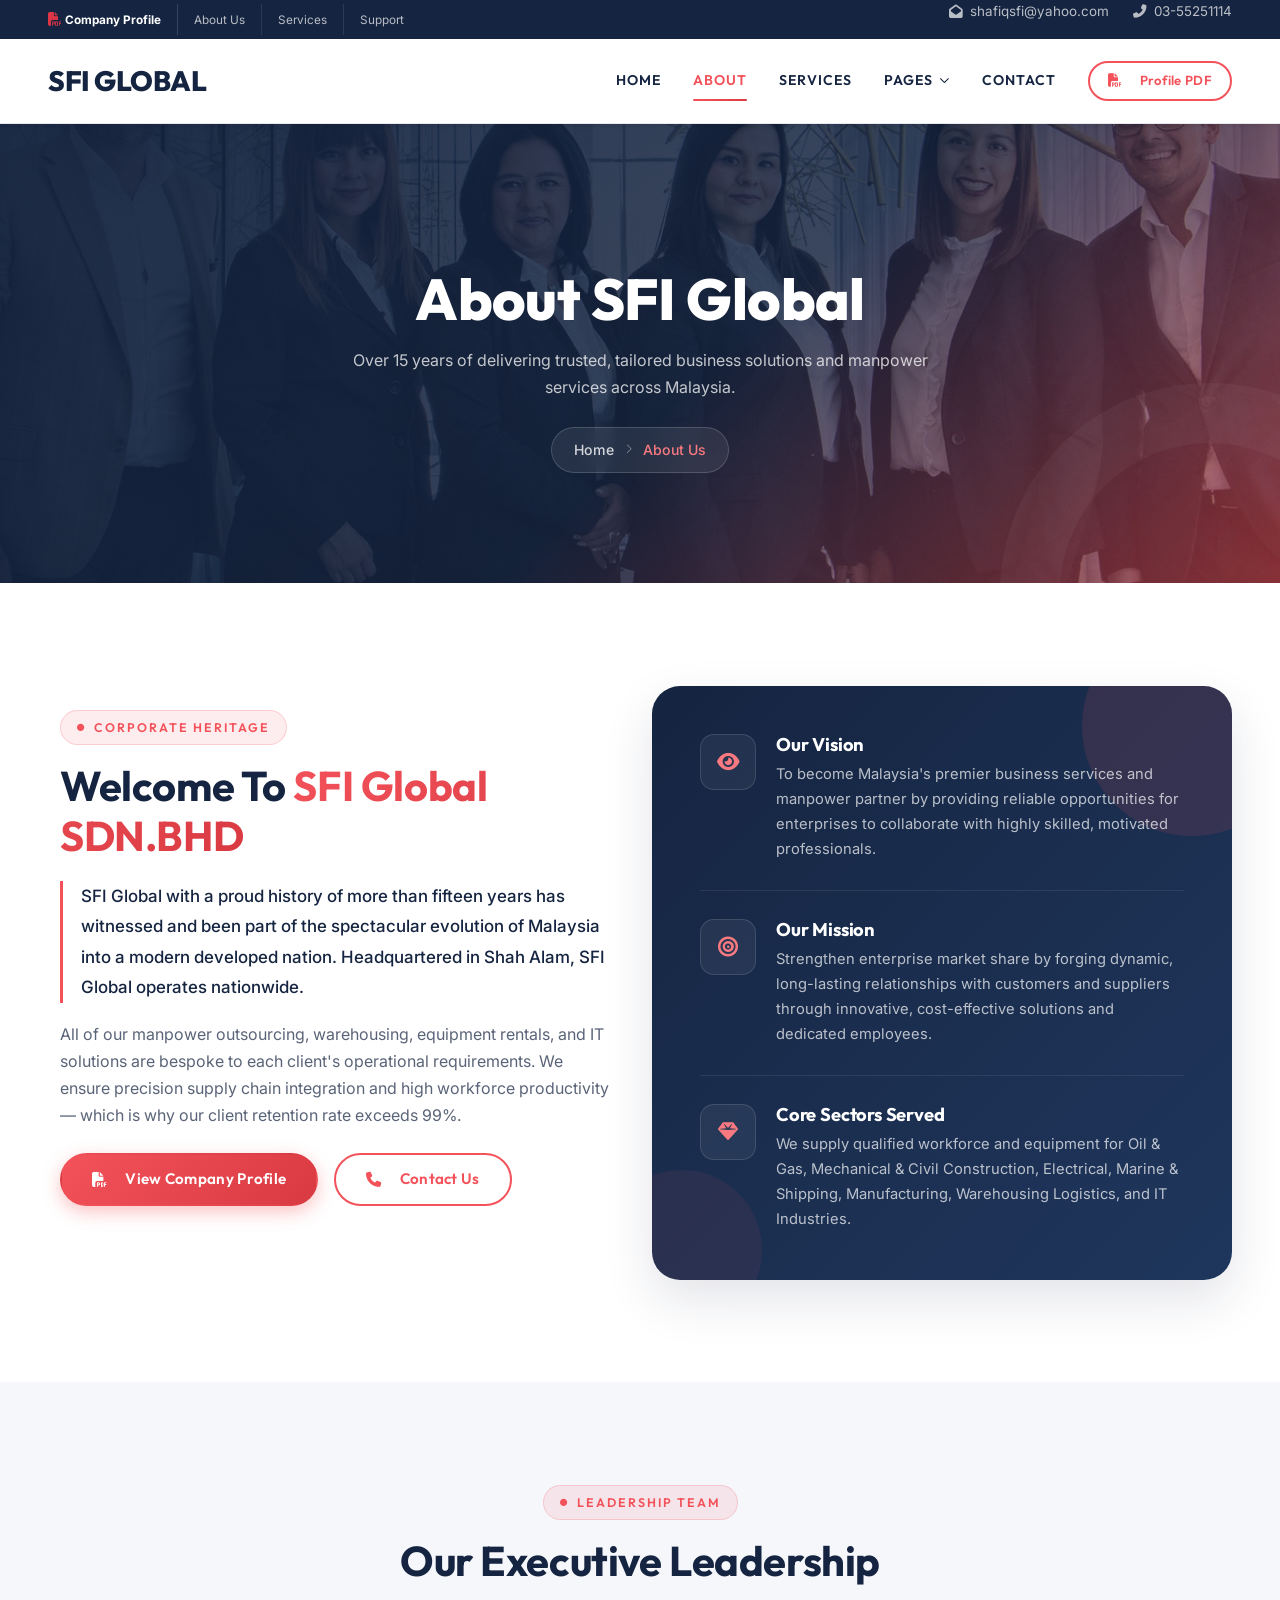
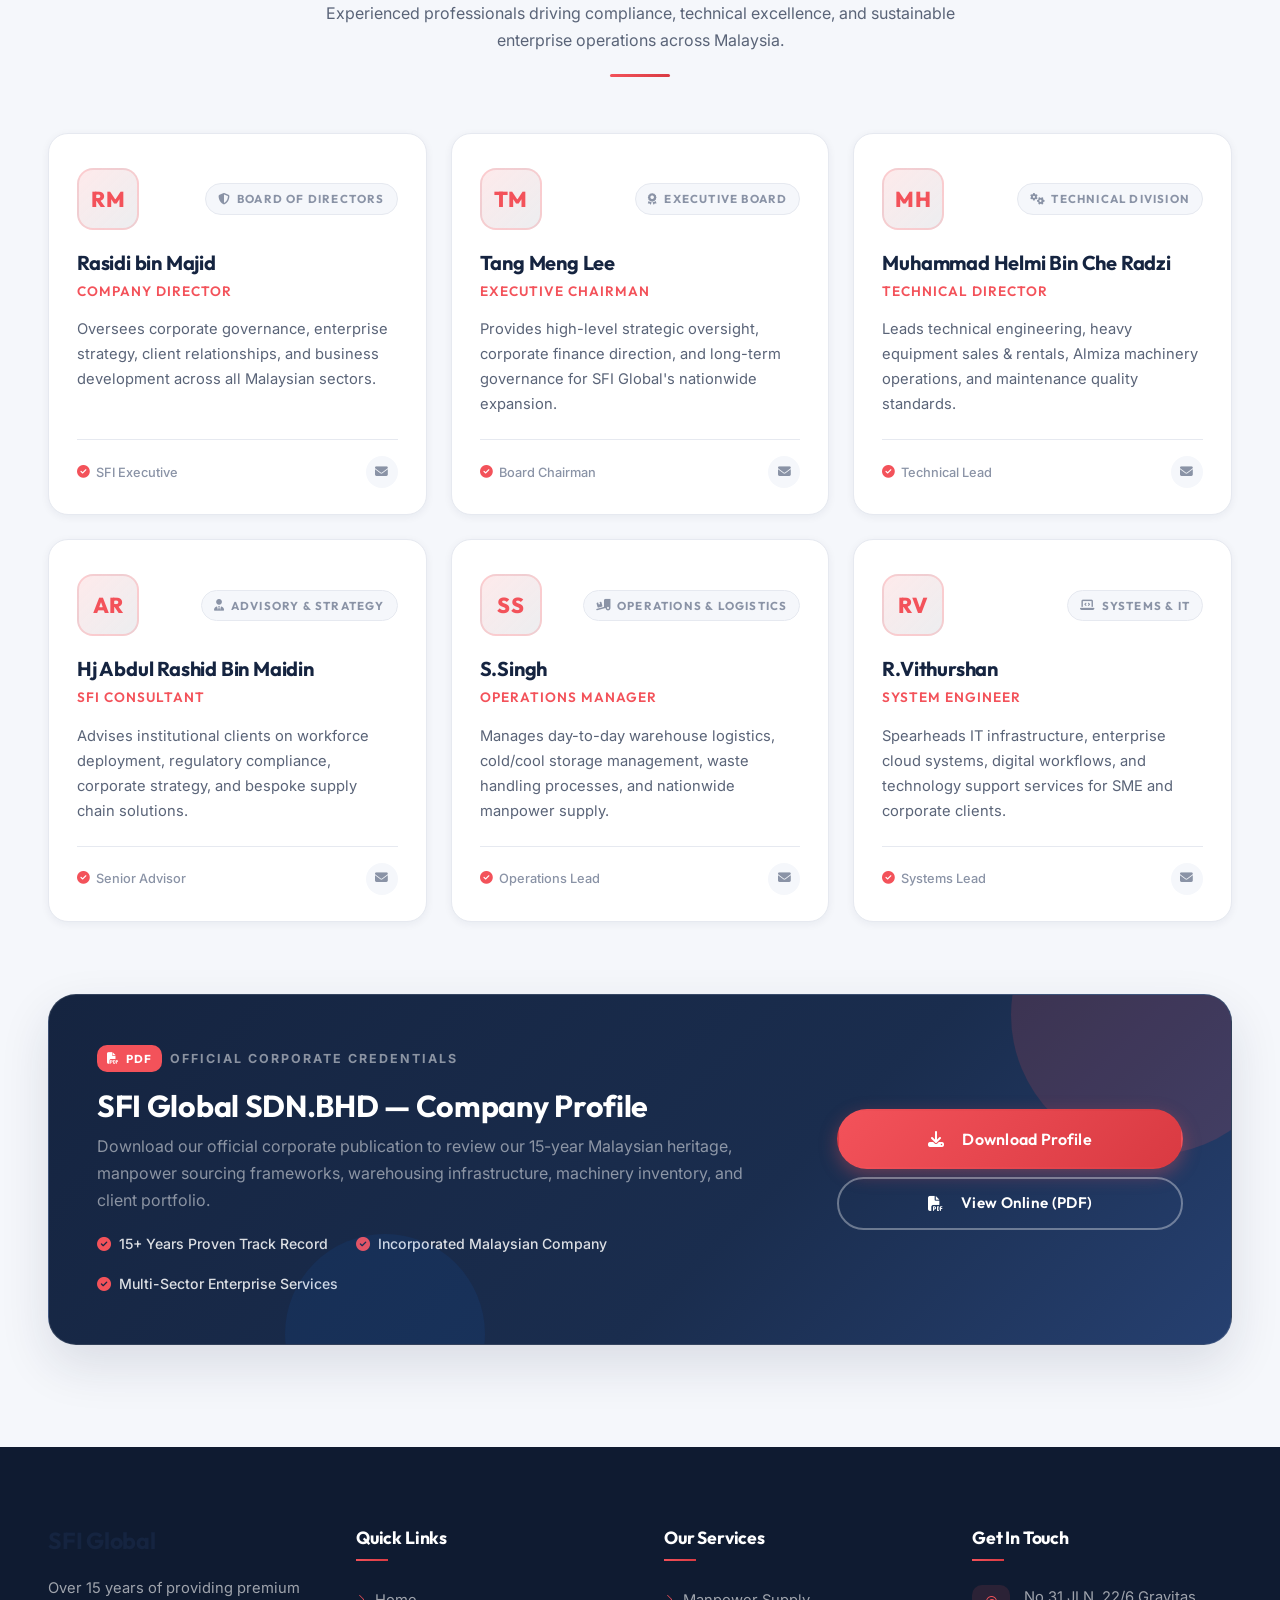
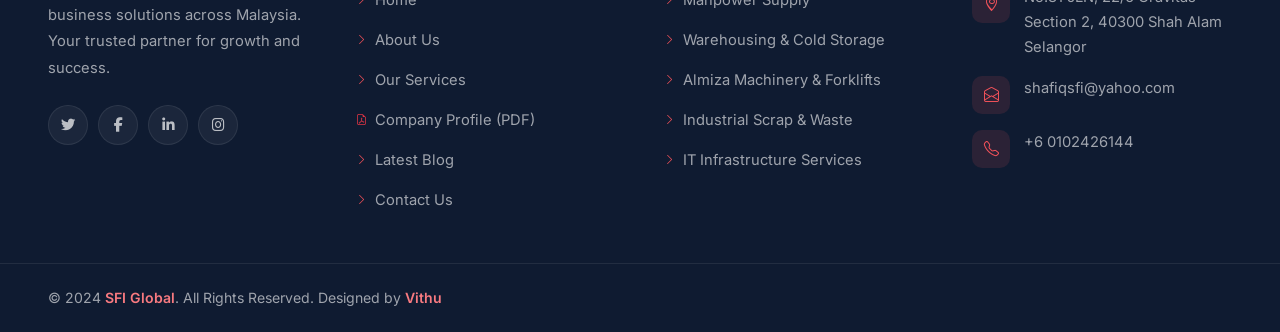
<file: about.html>
<!DOCTYPE html>
<html lang="en">

<head>
    <meta charset="utf-8">
    <title>About Us — SFI Global SDN.BHD</title>
    <meta content="width=device-width, initial-scale=1.0" name="viewport">
    <meta content="About SFI Global, business consultancy Malaysia, manpower, warehousing, company history" name="keywords">
    <meta content="Learn about SFI Global SDN.BHD — Over 15 years of industry excellence in manpower, warehousing, IT solutions, and equipment in Malaysia." name="description">

    <!-- Favicon -->
    <link href="img/favicon.ico" rel="icon">

    <!-- Google Web Fonts -->
    <link rel="preconnect" href="https://fonts.googleapis.com">
    <link rel="preconnect" href="https://fonts.gstatic.com" crossorigin>
    <link href="https://fonts.googleapis.com/css2?family=Inter:wght@400;500;600;700&family=Outfit:wght@500;600;700;800&display=swap" rel="stylesheet">

    <!-- Icon Font Stylesheet -->
    <link href="https://cdnjs.cloudflare.com/ajax/libs/font-awesome/6.5.1/css/all.min.css" rel="stylesheet">
    <link href="https://cdn.jsdelivr.net/npm/bootstrap-icons@1.11.3/font/bootstrap-icons.css" rel="stylesheet">

    <!-- Customized Bootstrap Stylesheet -->
    <link href="css/bootstrap.min.css" rel="stylesheet">

    <!-- Template Stylesheet -->
    <link href="css/style.css" rel="stylesheet">
</head>

<body>
    <!-- Topbar Start -->
    <div class="topbar d-none d-lg-block">
        <div class="container-fluid px-5">
            <div class="row align-items-center">
                <div class="col-md-6">
                    <div class="d-inline-flex align-items-center gap-3">
                        <a href="COMPANY PROFILE NEW.pdf" target="_blank" class="py-1 pe-3 text-white fw-bold" style="border-right: 1px solid rgba(255,255,255,0.15);">
                            <i class="fa fa-file-pdf text-danger me-1"></i><small>Company Profile</small>
                        </a>
                        <a href="about.html" class="py-1 pe-3" style="border-right: 1px solid rgba(255,255,255,0.1);">
                            <small>About Us</small>
                        </a>
                        <a href="service.html" class="py-1 pe-3" style="border-right: 1px solid rgba(255,255,255,0.1);">
                            <small>Services</small>
                        </a>
                        <a href="contact.html" class="py-1">
                            <small>Support</small>
                        </a>
                    </div>
                </div>
                <div class="col-md-6 text-end">
                    <div class="contact-info d-inline-flex align-items-center gap-4">
                        <p><i class="fa fa-envelope-open me-2"></i>shafiqsfi@yahoo.com</p>
                        <p><i class="fa fa-phone-alt me-2"></i>03-55251114</p>
                    </div>
                </div>
            </div>
        </div>
    </div>
    <!-- Topbar End -->

    <!-- Navbar Start -->
    <nav class="navbar navbar-expand-lg bg-white navbar-light shadow-sm px-5 py-3 py-lg-0" id="mainNavbar">
        <a href="index.html" class="navbar-brand p-0">
            <h1 class="m-0 text-uppercase">SFI Global</h1>
        </a>
        <button class="navbar-toggler" type="button" data-bs-toggle="collapse" data-bs-target="#navbarCollapse" aria-label="Toggle navigation">
            <span class="navbar-toggler-icon"></span>
        </button>
        <div class="collapse navbar-collapse" id="navbarCollapse">
            <div class="navbar-nav ms-auto py-0 align-items-lg-center">
                <a href="index.html" class="nav-item nav-link">Home</a>
                <a href="about.html" class="nav-item nav-link active">About</a>
                <a href="service.html" class="nav-item nav-link">Services</a>
                <div class="nav-item dropdown">
                    <a href="#" class="nav-link dropdown-toggle" data-bs-toggle="dropdown">Pages</a>
                    <div class="dropdown-menu m-0">
                        <a href="COMPANY PROFILE NEW.pdf" target="_blank" class="dropdown-item fw-bold text-primary"><i class="fa fa-file-pdf text-danger me-2"></i>Company Profile (PDF)</a>
                        <a href="team.html" class="dropdown-item">Our Leadership</a>
                        <a href="blog.html" class="dropdown-item">Our Machinery</a>
                        <a href="detail.html" class="dropdown-item">Blog Detail</a>
                        <a href="feature.html" class="dropdown-item">Features</a>
                        <a href="quote.html" class="dropdown-item">Quote Form</a>
                        <a href="testimonial.html" class="dropdown-item">Testimonial</a>
                    </div>
                </div>
                <a href="contact.html" class="nav-item nav-link">Contact</a>
                <a href="COMPANY PROFILE NEW.pdf" target="_blank" class="btn btn-outline-primary btn-sm ms-lg-3 my-2 my-lg-0 d-inline-flex align-items-center">
                    <i class="fa fa-file-pdf me-2"></i>Profile PDF
                </a>
            </div>
        </div>
    </nav>
    <!-- Navbar End -->

    <main>
        <!-- Page Header Start -->
        <section class="page-header">
            <div class="container">
                <h1>About SFI Global</h1>
                <p>Over 15 years of delivering trusted, tailored business solutions and manpower services across Malaysia.</p>
                <nav aria-label="breadcrumb">
                    <ol class="breadcrumb">
                        <li class="breadcrumb-item"><a href="index.html">Home</a></li>
                        <li class="breadcrumb-item active" aria-current="page">About Us</li>
                    </ol>
                </nav>
            </div>
        </section>
        <!-- Page Header End -->

        <!-- About Section Start -->
        <section class="section" id="about">
            <div class="container-fluid px-lg-5 px-3">
                <div class="row g-4 align-items-stretch">
                    <div class="col-lg-6 py-4 px-lg-4">
                        <div class="about-content reveal-left">
                            <div class="section-badge mb-3">
                                <i class="fa fa-circle"></i> Corporate Heritage
                            </div>
                            <h2>Welcome To <span class="gradient-text">SFI Global SDN.BHD</span></h2>
                            <p class="lead">SFI Global with a proud history of more than fifteen years has witnessed and been part of the spectacular evolution of Malaysia into a modern developed nation. Headquartered in Shah Alam, SFI Global operates nationwide.</p>
                            <p>All of our manpower outsourcing, warehousing, equipment rentals, and IT solutions are bespoke to each client's operational requirements. We ensure precision supply chain integration and high workforce productivity — which is why our client retention rate exceeds 99%.</p>
                            
                            <div class="d-flex flex-wrap gap-3 mt-4">
                                <a href="COMPANY PROFILE NEW.pdf" target="_blank" class="btn btn-primary" id="about-profile-btn">
                                    <i class="fa fa-file-pdf me-2"></i>View Company Profile
                                </a>
                                <a href="contact.html" class="btn btn-outline-primary">
                                    <i class="fa fa-phone me-2"></i>Contact Us
                                </a>
                            </div>
                        </div>
                    </div>
                    <div class="col-lg-6">
                        <div class="about-values reveal-right">
                            <div class="value-item">
                                <div class="value-icon">
                                    <i class="fa fa-eye"></i>
                                </div>
                                <div>
                                    <h4>Our Vision</h4>
                                    <p>To become Malaysia's premier business services and manpower partner by providing reliable opportunities for enterprises to collaborate with highly skilled, motivated professionals.</p>
                                </div>
                            </div>
                            <div class="value-item">
                                <div class="value-icon">
                                    <i class="fa fa-bullseye"></i>
                                </div>
                                <div>
                                    <h4>Our Mission</h4>
                                    <p>Strengthen enterprise market share by forging dynamic, long-lasting relationships with customers and suppliers through innovative, cost-effective solutions and dedicated employees.</p>
                                </div>
                            </div>
                            <div class="value-item">
                                <div class="value-icon">
                                    <i class="fa fa-gem"></i>
                                </div>
                                <div>
                                    <h4>Core Sectors Served</h4>
                                    <p>We supply qualified workforce and equipment for Oil & Gas, Mechanical & Civil Construction, Electrical, Marine & Shipping, Manufacturing, Warehousing Logistics, and IT Industries.</p>
                                </div>
                            </div>
                        </div>
                    </div>
                </div>
            </div>
        </section>
        <!-- About Section End -->

        <!-- Leadership Section Start (Image-free, modern executive cards) -->
        <section class="section bg-soft" id="team">
            <div class="container-fluid px-lg-5 px-3">
                <div class="section-header reveal">
                    <div class="section-badge">
                        <i class="fa fa-circle"></i> Leadership Team
                    </div>
                    <h2>Our Executive Leadership</h2>
                    <p>Experienced professionals driving compliance, technical excellence, and sustainable enterprise operations across Malaysia.</p>
                    <div class="section-line"></div>
                </div>

                <div class="row g-4">
                    <!-- Director 1 -->
                    <div class="col-lg-4 col-md-6 reveal stagger-1">
                        <div class="executive-card">
                            <div class="executive-card-header">
                                <div class="executive-avatar">RM</div>
                                <span class="executive-badge"><i class="fa fa-shield-alt"></i> Board of Directors</span>
                            </div>
                            <h3 class="executive-name">Rasidi bin Majid</h3>
                            <p class="executive-role">Company Director</p>
                            <p class="executive-desc">Oversees corporate governance, enterprise strategy, client relationships, and business development across all Malaysian sectors.</p>
                            <div class="executive-footer">
                                <span class="executive-tag"><i class="fa fa-check-circle"></i> SFI Executive</span>
                                <a href="contact.html" class="executive-link" title="Contact Director" aria-label="Contact Rasidi bin Majid"><i class="fa fa-envelope"></i></a>
                            </div>
                        </div>
                    </div>

                    <!-- Director 2 -->
                    <div class="col-lg-4 col-md-6 reveal stagger-2">
                        <div class="executive-card">
                            <div class="executive-card-header">
                                <div class="executive-avatar">TM</div>
                                <span class="executive-badge"><i class="fa fa-award"></i> Executive Board</span>
                            </div>
                            <h3 class="executive-name">Tang Meng Lee</h3>
                            <p class="executive-role">Executive Chairman</p>
                            <p class="executive-desc">Provides high-level strategic oversight, corporate finance direction, and long-term governance for SFI Global's nationwide expansion.</p>
                            <div class="executive-footer">
                                <span class="executive-tag"><i class="fa fa-check-circle"></i> Board Chairman</span>
                                <a href="contact.html" class="executive-link" title="Contact Chairman" aria-label="Contact Tang Meng Lee"><i class="fa fa-envelope"></i></a>
                            </div>
                        </div>
                    </div>

                    <!-- Director 3 -->
                    <div class="col-lg-4 col-md-6 reveal stagger-3">
                        <div class="executive-card">
                            <div class="executive-card-header">
                                <div class="executive-avatar">MH</div>
                                <span class="executive-badge"><i class="fa fa-cogs"></i> Technical Division</span>
                            </div>
                            <h3 class="executive-name">Muhammad Helmi Bin Che Radzi</h3>
                            <p class="executive-role">Technical Director</p>
                            <p class="executive-desc">Leads technical engineering, heavy equipment sales & rentals, Almiza machinery operations, and maintenance quality standards.</p>
                            <div class="executive-footer">
                                <span class="executive-tag"><i class="fa fa-check-circle"></i> Technical Lead</span>
                                <a href="contact.html" class="executive-link" title="Contact Technical Director" aria-label="Contact Muhammad Helmi Bin Che Radzi"><i class="fa fa-envelope"></i></a>
                            </div>
                        </div>
                    </div>

                    <!-- Member 4 -->
                    <div class="col-lg-4 col-md-6 reveal stagger-4">
                        <div class="executive-card">
                            <div class="executive-card-header">
                                <div class="executive-avatar">AR</div>
                                <span class="executive-badge"><i class="fa fa-user-tie"></i> Advisory & Strategy</span>
                            </div>
                            <h3 class="executive-name">Hj Abdul Rashid Bin Maidin</h3>
                            <p class="executive-role">SFI Consultant</p>
                            <p class="executive-desc">Advises institutional clients on workforce deployment, regulatory compliance, corporate strategy, and bespoke supply chain solutions.</p>
                            <div class="executive-footer">
                                <span class="executive-tag"><i class="fa fa-check-circle"></i> Senior Advisor</span>
                                <a href="contact.html" class="executive-link" title="Contact Consultant" aria-label="Contact Hj Abdul Rashid Bin Maidin"><i class="fa fa-envelope"></i></a>
                            </div>
                        </div>
                    </div>

                    <!-- Member 5 -->
                    <div class="col-lg-4 col-md-6 reveal stagger-5">
                        <div class="executive-card">
                            <div class="executive-card-header">
                                <div class="executive-avatar">SS</div>
                                <span class="executive-badge"><i class="fa fa-truck-loading"></i> Operations & Logistics</span>
                            </div>
                            <h3 class="executive-name">S.Singh</h3>
                            <p class="executive-role">Operations Manager</p>
                            <p class="executive-desc">Manages day-to-day warehouse logistics, cold/cool storage management, waste handling processes, and nationwide manpower supply.</p>
                            <div class="executive-footer">
                                <span class="executive-tag"><i class="fa fa-check-circle"></i> Operations Lead</span>
                                <a href="contact.html" class="executive-link" title="Contact Operations" aria-label="Contact S.Singh"><i class="fa fa-envelope"></i></a>
                            </div>
                        </div>
                    </div>

                    <!-- Member 6 -->
                    <div class="col-lg-4 col-md-6 reveal stagger-6">
                        <div class="executive-card">
                            <div class="executive-card-header">
                                <div class="executive-avatar">RV</div>
                                <span class="executive-badge"><i class="fa fa-laptop-code"></i> Systems & IT</span>
                            </div>
                            <h3 class="executive-name">R.Vithurshan</h3>
                            <p class="executive-role">System Engineer</p>
                            <p class="executive-desc">Spearheads IT infrastructure, enterprise cloud systems, digital workflows, and technology support services for SME and corporate clients.</p>
                            <div class="executive-footer">
                                <span class="executive-tag"><i class="fa fa-check-circle"></i> Systems Lead</span>
                                <a href="contact.html" class="executive-link" title="Contact Engineer" aria-label="Contact R.Vithurshan"><i class="fa fa-envelope"></i></a>
                            </div>
                        </div>
                    </div>

                    <!-- Official Company Profile Connection Banner -->
                    <div class="col-12 reveal">
                        <div class="company-profile-banner">
                            <div class="row align-items-center g-4">
                                <div class="col-lg-8">
                                    <div class="d-inline-flex align-items-center gap-2 mb-3">
                                        <span class="badge-pdf"><i class="fa fa-file-pdf"></i> PDF</span>
                                        <span class="text-uppercase fw-bold text-white-50" style="letter-spacing: 2px; font-size: 0.78rem;">Official Corporate Credentials</span>
                                    </div>
                                    <h3 class="text-white mb-2" style="font-size: clamp(1.4rem, 2.5vw, 1.9rem);">SFI Global SDN.BHD — Company Profile</h3>
                                    <p class="text-white-50 mb-0" style="max-width: 650px;">
                                        Download our official corporate publication to review our 15-year Malaysian heritage, manpower sourcing frameworks, warehousing infrastructure, machinery inventory, and client portfolio.
                                    </p>
                                    <div class="profile-features">
                                        <div class="profile-feature-item">
                                            <i class="fa fa-check-circle"></i>
                                            <span>15+ Years Proven Track Record</span>
                                        </div>
                                        <div class="profile-feature-item">
                                            <i class="fa fa-check-circle"></i>
                                            <span>Incorporated Malaysian Company</span>
                                        </div>
                                        <div class="profile-feature-item">
                                            <i class="fa fa-check-circle"></i>
                                            <span>Multi-Sector Enterprise Services</span>
                                        </div>
                                    </div>
                                </div>
                                <div class="col-lg-4 text-lg-end text-start">
                                    <div class="d-flex flex-column flex-sm-row flex-lg-column gap-2 justify-content-lg-end">
                                        <a href="COMPANY PROFILE NEW.pdf" target="_blank" class="btn btn-primary btn-lg" id="about-download-profile">
                                            <i class="fa fa-download me-2"></i>Download Profile
                                        </a>
                                        <a href="COMPANY PROFILE NEW.pdf" target="_blank" class="btn btn-outline-light" id="about-view-profile">
                                            <i class="fa fa-file-pdf me-2"></i>View Online (PDF)
                                        </a>
                                    </div>
                                </div>
                            </div>
                        </div>
                    </div>
                </div>
            </div>
        </section>
        <!-- Leadership Section End -->
    </main>

    <!-- Footer Start -->
    <footer class="footer" id="footer">
        <div class="footer-main">
            <div class="container-fluid px-lg-5 px-3">
                <div class="row g-5">
                    <div class="col-lg-3 col-md-6">
                        <div class="footer-brand">
                            <h3>SFI Global</h3>
                            <p>Over 15 years of providing premium business solutions across Malaysia. Your trusted partner for growth and success.</p>
                            <div class="social-links">
                                <a href="#" aria-label="Twitter"><i class="fab fa-twitter"></i></a>
                                <a href="#" aria-label="Facebook"><i class="fab fa-facebook-f"></i></a>
                                <a href="#" aria-label="LinkedIn"><i class="fab fa-linkedin-in"></i></a>
                                <a href="#" aria-label="Instagram"><i class="fab fa-instagram"></i></a>
                            </div>
                        </div>
                    </div>
                    <div class="col-lg-3 col-md-6">
                        <h4>Quick Links</h4>
                        <ul class="footer-links">
                            <li><a href="index.html"><i class="bi bi-chevron-right"></i> Home</a></li>
                            <li><a href="about.html"><i class="bi bi-chevron-right"></i> About Us</a></li>
                            <li><a href="service.html"><i class="bi bi-chevron-right"></i> Our Services</a></li>
                            <li><a href="COMPANY PROFILE NEW.pdf" target="_blank"><i class="bi bi-file-earmark-pdf text-danger"></i> Company Profile (PDF)</a></li>
                            <li><a href="blog.html"><i class="bi bi-chevron-right"></i> Latest Blog</a></li>
                            <li><a href="contact.html"><i class="bi bi-chevron-right"></i> Contact Us</a></li>
                        </ul>
                    </div>
                    <div class="col-lg-3 col-md-6">
                        <h4>Our Services</h4>
                        <ul class="footer-links">
                            <li><a href="service.html"><i class="bi bi-chevron-right"></i> Manpower Supply</a></li>
                            <li><a href="service.html"><i class="bi bi-chevron-right"></i> Warehousing & Cold Storage</a></li>
                            <li><a href="service.html"><i class="bi bi-chevron-right"></i> Almiza Machinery & Forklifts</a></li>
                            <li><a href="service.html"><i class="bi bi-chevron-right"></i> Industrial Scrap & Waste</a></li>
                            <li><a href="service.html"><i class="bi bi-chevron-right"></i> IT Infrastructure Services</a></li>
                        </ul>
                    </div>
                    <div class="col-lg-3 col-md-6">
                        <h4>Get In Touch</h4>
                        <div class="footer-contact">
                            <p><i class="bi bi-geo-alt"></i> No.31 JLN, 22/6 Gravitas Section 2, 40300 Shah Alam Selangor</p>
                            <p><i class="bi bi-envelope-open"></i> shafiqsfi@yahoo.com</p>
                            <p><i class="bi bi-telephone"></i> +6 0102426144</p>
                        </div>
                    </div>
                </div>
            </div>
        </div>
        <div class="footer-bottom">
            <div class="container-fluid px-lg-5 px-3">
                <p>&copy; 2024 <a href="#">SFI Global</a>. All Rights Reserved. Designed by <a href="#">Vithu</a></p>
            </div>
        </div>
    </footer>
    <!-- Footer End -->

    <!-- Back to Top -->
    <a href="#" class="btn btn-lg btn-primary btn-lg-square rounded-circle back-to-top" id="back-to-top" aria-label="Back to top">
        <i class="bi bi-arrow-up"></i>
    </a>

    <!-- JavaScript Libraries -->
    <script src="https://code.jquery.com/jquery-3.4.1.min.js"></script>
    <script src="https://cdn.jsdelivr.net/npm/bootstrap@5.0.0/dist/js/bootstrap.bundle.min.js"></script>

    <!-- Template Javascript -->
    <script src="js/main.js"></script>
</body>

</html>
</file>
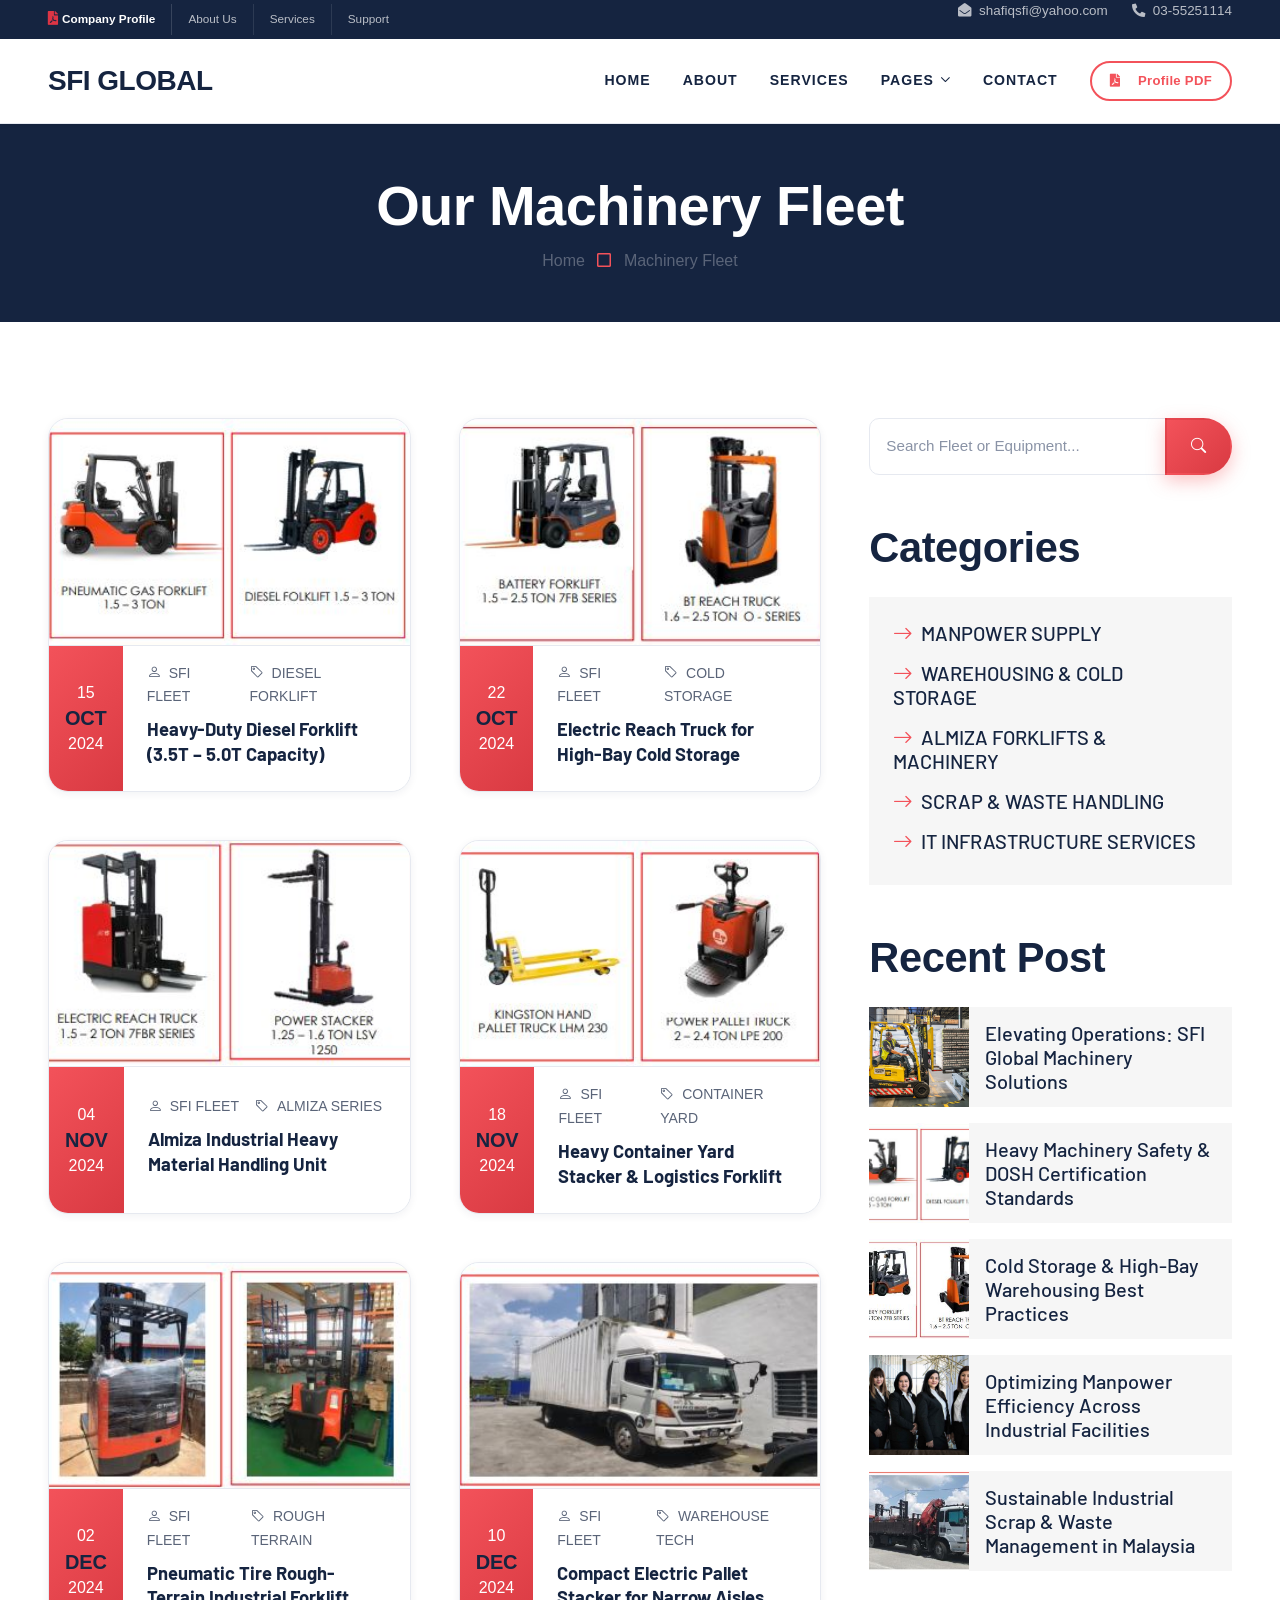
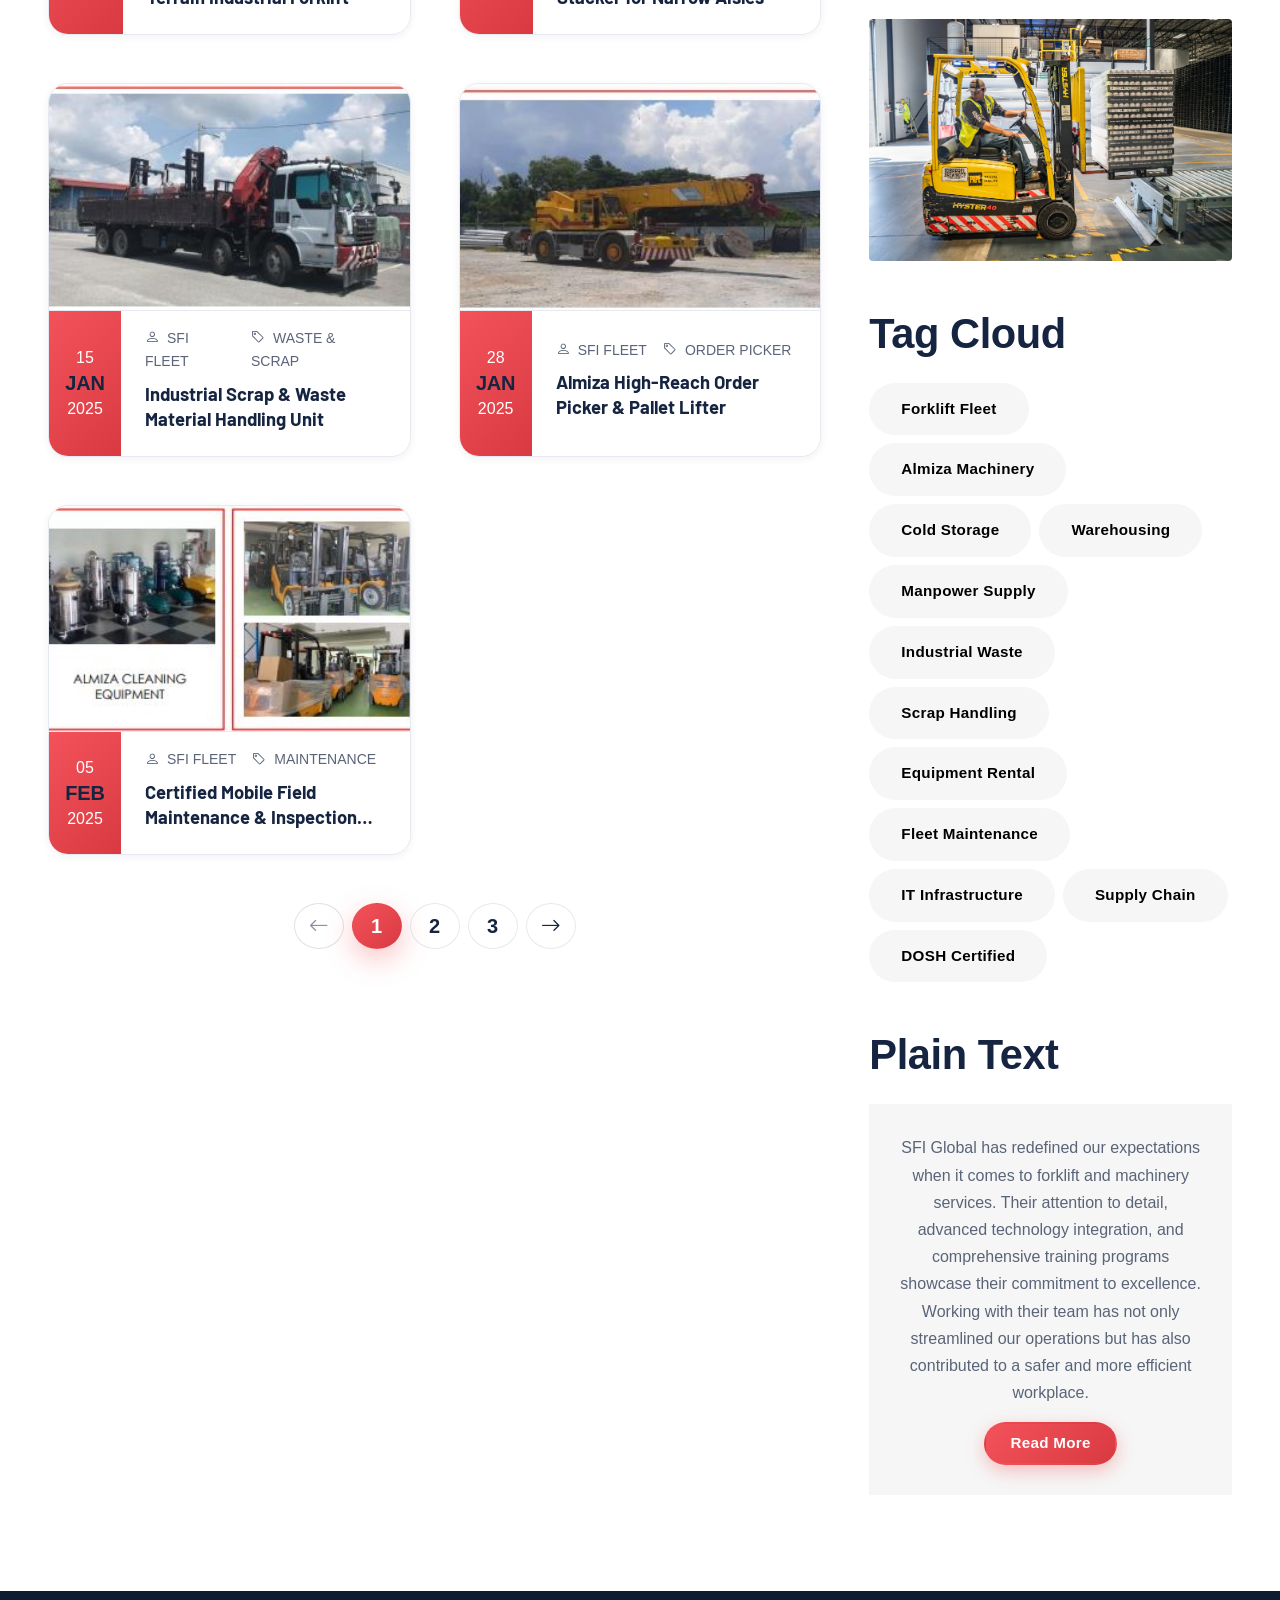
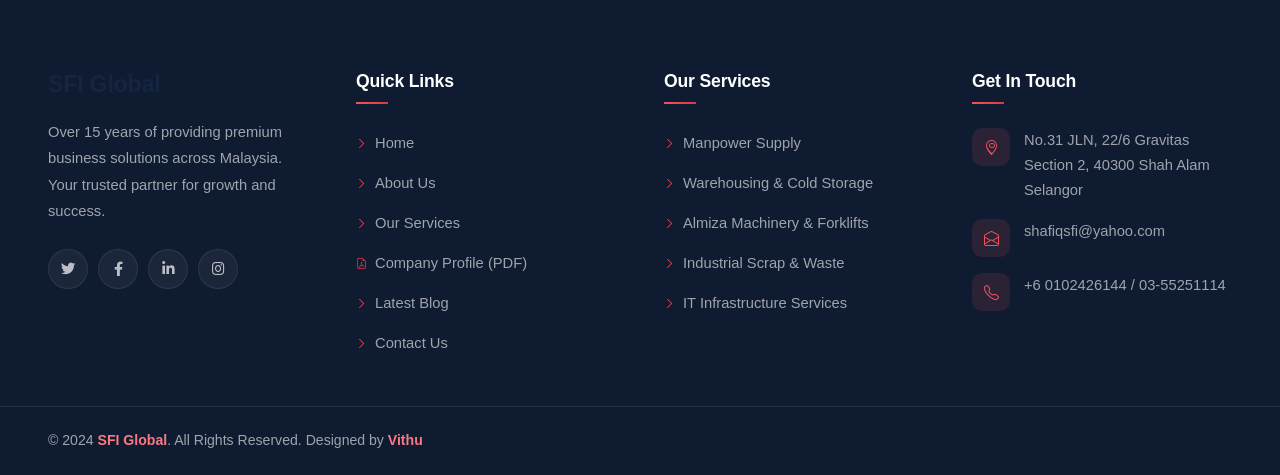
<file: blog.html>
<!DOCTYPE html>
<html lang="en">

<head>
    <meta charset="utf-8">
    <title>Our Machinery & Fleet — SFI Global SDN. BHD.</title>
    <meta content="width=device-width, initial-scale=1.0" name="viewport">
    <meta content="SFI Global Machinery, Forklift Fleet Malaysia, Almiza Equipment, Warehouse Equipment Rental, Heavy Machinery Sales" name="keywords">
    <meta content="Explore the industrial machinery, Almiza forklifts, cold storage reach trucks, and heavy material handling fleet available from SFI Global SDN. BHD." name="description">

    <!-- Favicon -->
    <link href="img/favicon.ico" rel="icon">

    <!-- Google Web Fonts -->
    <link rel="preconnect" href="https://fonts.googleapis.com">
    <link rel="preconnect" href="https://fonts.gstatic.com" crossorigin>
    <link href="https://fonts.googleapis.com/css2?family=Barlow:wght@500;600;700&family=Open+Sans:wght@400;600&display=swap" rel="stylesheet"> 

    <!-- Icon Font Stylesheet -->
    <link href="https://cdnjs.cloudflare.com/ajax/libs/font-awesome/5.10.0/css/all.min.css" rel="stylesheet">
    <link href="https://cdn.jsdelivr.net/npm/bootstrap-icons@1.4.1/font/bootstrap-icons.css" rel="stylesheet">

    <!-- Libraries Stylesheet -->
    <link href="lib/owlcarousel/assets/owl.carousel.min.css" rel="stylesheet">

    <!-- Customized Bootstrap Stylesheet -->
    <link href="css/bootstrap.min.css" rel="stylesheet">

    <!-- Template Stylesheet -->
    <link href="css/style.css" rel="stylesheet">
</head>

<body>
    <!-- Topbar Start -->
    <div class="topbar d-none d-lg-block">
        <div class="container-fluid px-5">
            <div class="row align-items-center">
                <div class="col-md-6">
                    <div class="d-inline-flex align-items-center gap-3">
                        <a href="COMPANY PROFILE NEW.pdf" target="_blank" class="py-1 pe-3 text-white fw-bold" style="border-right: 1px solid rgba(255,255,255,0.15);">
                            <i class="fa fa-file-pdf text-danger me-1"></i><small>Company Profile</small>
                        </a>
                        <a href="about.html" class="py-1 pe-3" style="border-right: 1px solid rgba(255,255,255,0.1);">
                            <small>About Us</small>
                        </a>
                        <a href="service.html" class="py-1 pe-3" style="border-right: 1px solid rgba(255,255,255,0.1);">
                            <small>Services</small>
                        </a>
                        <a href="contact.html" class="py-1">
                            <small>Support</small>
                        </a>
                    </div>
                </div>
                <div class="col-md-6 text-end">
                    <div class="contact-info d-inline-flex align-items-center gap-4">
                        <p><i class="fa fa-envelope-open me-2"></i>shafiqsfi@yahoo.com</p>
                        <p><i class="fa fa-phone-alt me-2"></i>03-55251114</p>
                    </div>
                </div>
            </div>
        </div>
    </div>
    <!-- Topbar End -->


    <!-- Navbar Start -->
    <nav class="navbar navbar-expand-lg bg-white navbar-light shadow-sm px-5 py-3 py-lg-0" id="mainNavbar">
        <a href="index.html" class="navbar-brand p-0">
            <h1 class="m-0 text-uppercase">SFI Global</h1>
        </a>
        <button class="navbar-toggler" type="button" data-bs-toggle="collapse" data-bs-target="#navbarCollapse" aria-label="Toggle navigation">
            <span class="navbar-toggler-icon"></span>
        </button>
        <div class="collapse navbar-collapse" id="navbarCollapse">
            <div class="navbar-nav ms-auto py-0 align-items-lg-center">
                <a href="index.html" class="nav-item nav-link">Home</a>
                <a href="about.html" class="nav-item nav-link">About</a>
                <a href="service.html" class="nav-item nav-link">Services</a>
                <div class="nav-item dropdown">
                    <a href="#" class="nav-link dropdown-toggle active" data-bs-toggle="dropdown">Pages</a>
                    <div class="dropdown-menu m-0">
                        <a href="COMPANY PROFILE NEW.pdf" target="_blank" class="dropdown-item fw-bold text-primary"><i class="fa fa-file-pdf text-danger me-2"></i>Company Profile (PDF)</a>
                        <a href="team.html" class="dropdown-item">Our Leadership</a>
                        <a href="blog.html" class="dropdown-item active">Our Machinery</a>
                        <a href="detail.html" class="dropdown-item">Blog Detail</a>
                        <a href="feature.html" class="dropdown-item">Features</a>
                        <a href="quote.html" class="dropdown-item">Quote Form</a>
                        <a href="testimonial.html" class="dropdown-item">Testimonial</a>
                    </div>
                </div>
                <a href="contact.html" class="nav-item nav-link">Contact</a>
                <a href="COMPANY PROFILE NEW.pdf" target="_blank" class="btn btn-outline-primary btn-sm ms-lg-3 my-2 my-lg-0 d-inline-flex align-items-center">
                    <i class="fa fa-file-pdf me-2"></i>Profile PDF
                </a>
            </div>
        </div>
    </nav>
    <!-- Navbar End -->


    <!-- Page Header Start -->
    <div class="container-fluid bg-dark p-5">
        <div class="row">
            <div class="col-12 text-center">
                <h1 class="display-4 text-white">Our Machinery Fleet</h1>
                <a href="index.html">Home</a>
                <i class="far fa-square text-primary px-2"></i>
                <a href="blog.html">Machinery Fleet</a>
            </div>
        </div>
    </div>
    <!-- Page Header End -->


    <!-- Blog Start -->
    <div class="container-fluid py-6 px-5">
        <div class="row g-5">
            <!-- Blog list Start -->
            <div class="col-lg-8">
                <div class="row g-5">
                    <div class="col-xl-6 col-lg-12 col-md-6">
                        <div class="blog-item">
                            <div class="position-relative overflow-hidden">
                                <img class="img-fluid" src="img/m1.JPG" alt="Heavy-Duty Diesel Forklift">
                            </div>
                            <div class="bg-secondary d-flex">
                                <div class="flex-shrink-0 d-flex flex-column justify-content-center text-center bg-primary text-white px-3">
                                    <span>15</span>
                                    <h5 class="text-uppercase m-0">Oct</h5>
                                    <span>2024</span>
                                </div>
                                <div class="d-flex flex-column justify-content-center py-3 px-4">
                                    <div class="d-flex mb-2">
                                        <small class="text-uppercase me-3"><i class="bi bi-person me-2"></i>SFI Fleet</small>
                                        <small class="text-uppercase"><i class="bi bi-tag me-2"></i>Diesel Forklift</small>
                                    </div>
                                    <a class="h4" href="detail.html">Heavy-Duty Diesel Forklift (3.5T – 5.0T Capacity)</a>
                                </div>
                            </div>
                        </div>
                    </div>
                    <div class="col-xl-6 col-lg-12 col-md-6">
                        <div class="blog-item">
                            <div class="position-relative overflow-hidden">
                                <img class="img-fluid" src="img/m2.JPG" alt="Electric Reach Truck">
                            </div>
                            <div class="bg-secondary d-flex">
                                <div class="flex-shrink-0 d-flex flex-column justify-content-center text-center bg-primary text-white px-3">
                                    <span>22</span>
                                    <h5 class="text-uppercase m-0">Oct</h5>
                                    <span>2024</span>
                                </div>
                                <div class="d-flex flex-column justify-content-center py-3 px-4">
                                    <div class="d-flex mb-2">
                                        <small class="text-uppercase me-3"><i class="bi bi-person me-2"></i>SFI Fleet</small>
                                        <small class="text-uppercase"><i class="bi bi-tag me-2"></i>Cold Storage</small>
                                    </div>
                                    <a class="h4" href="detail.html">Electric Reach Truck for High-Bay Cold Storage</a>
                                </div>
                            </div>
                        </div>
                    </div>
                    <div class="col-xl-6 col-lg-12 col-md-6">
                        <div class="blog-item">
                            <div class="position-relative overflow-hidden">
                                <img class="img-fluid" src="img/m3.JPG" alt="Almiza Material Handling Unit">
                            </div>
                            <div class="bg-secondary d-flex">
                                <div class="flex-shrink-0 d-flex flex-column justify-content-center text-center bg-primary text-white px-3">
                                    <span>04</span>
                                    <h5 class="text-uppercase m-0">Nov</h5>
                                    <span>2024</span>
                                </div>
                                <div class="d-flex flex-column justify-content-center py-3 px-4">
                                    <div class="d-flex mb-2">
                                        <small class="text-uppercase me-3"><i class="bi bi-person me-2"></i>SFI Fleet</small>
                                        <small class="text-uppercase"><i class="bi bi-tag me-2"></i>Almiza Series</small>
                                    </div>
                                    <a class="h4" href="detail.html">Almiza Industrial Heavy Material Handling Unit</a>
                                </div>
                            </div>
                        </div>
                    </div>
                    <div class="col-xl-6 col-lg-12 col-md-6">
                        <div class="blog-item">
                            <div class="position-relative overflow-hidden">
                                <img class="img-fluid" src="img/m4.JPG" alt="Container Yard Stacker">
                            </div>
                            <div class="bg-secondary d-flex">
                                <div class="flex-shrink-0 d-flex flex-column justify-content-center text-center bg-primary text-white px-3">
                                    <span>18</span>
                                    <h5 class="text-uppercase m-0">Nov</h5>
                                    <span>2024</span>
                                </div>
                                <div class="d-flex flex-column justify-content-center py-3 px-4">
                                    <div class="d-flex mb-2">
                                        <small class="text-uppercase me-3"><i class="bi bi-person me-2"></i>SFI Fleet</small>
                                        <small class="text-uppercase"><i class="bi bi-tag me-2"></i>Container Yard</small>
                                    </div>
                                    <a class="h4" href="detail.html">Heavy Container Yard Stacker & Logistics Forklift</a>
                                </div>
                            </div>
                        </div>
                    </div>
                    <div class="col-xl-6 col-lg-12 col-md-6">
                        <div class="blog-item">
                            <div class="position-relative overflow-hidden">
                                <img class="img-fluid" src="img/m6.JPG" alt="Rough-Terrain Forklift">
                            </div>
                            <div class="bg-secondary d-flex">
                                <div class="flex-shrink-0 d-flex flex-column justify-content-center text-center bg-primary text-white px-3">
                                    <span>02</span>
                                    <h5 class="text-uppercase m-0">Dec</h5>
                                    <span>2024</span>
                                </div>
                                <div class="d-flex flex-column justify-content-center py-3 px-4">
                                    <div class="d-flex mb-2">
                                        <small class="text-uppercase me-3"><i class="bi bi-person me-2"></i>SFI Fleet</small>
                                        <small class="text-uppercase"><i class="bi bi-tag me-2"></i>Rough Terrain</small>
                                    </div>
                                    <a class="h4" href="detail.html">Pneumatic Tire Rough-Terrain Industrial Forklift</a>
                                </div>
                            </div>
                        </div>
                    </div>
                    <div class="col-xl-6 col-lg-12 col-md-6">
                        <div class="blog-item">
                            <div class="position-relative overflow-hidden">
                                <img class="img-fluid" src="img/m7.JPG" alt="Narrow Aisle Pallet Stacker">
                            </div>
                            <div class="bg-secondary d-flex">
                                <div class="flex-shrink-0 d-flex flex-column justify-content-center text-center bg-primary text-white px-3">
                                    <span>10</span>
                                    <h5 class="text-uppercase m-0">Dec</h5>
                                    <span>2024</span>
                                </div>
                                <div class="d-flex flex-column justify-content-center py-3 px-4">
                                    <div class="d-flex mb-2">
                                        <small class="text-uppercase me-3"><i class="bi bi-person me-2"></i>SFI Fleet</small>
                                        <small class="text-uppercase"><i class="bi bi-tag me-2"></i>Warehouse Tech</small>
                                    </div>
                                    <a class="h4" href="detail.html">Compact Electric Pallet Stacker for Narrow Aisles</a>
                                </div>
                            </div>
                        </div>
                    </div>
                    <div class="col-xl-6 col-lg-12 col-md-6">
                        <div class="blog-item">
                            <div class="position-relative overflow-hidden">
                                <img class="img-fluid" src="img/m8.JPG" alt="Scrap & Waste Material Handling Unit">
                            </div>
                            <div class="bg-secondary d-flex">
                                <div class="flex-shrink-0 d-flex flex-column justify-content-center text-center bg-primary text-white px-3">
                                    <span>15</span>
                                    <h5 class="text-uppercase m-0">Jan</h5>
                                    <span>2025</span>
                                </div>
                                <div class="d-flex flex-column justify-content-center py-3 px-4">
                                    <div class="d-flex mb-2">
                                        <small class="text-uppercase me-3"><i class="bi bi-person me-2"></i>SFI Fleet</small>
                                        <small class="text-uppercase"><i class="bi bi-tag me-2"></i>Waste & Scrap</small>
                                    </div>
                                    <a class="h4" href="detail.html">Industrial Scrap & Waste Material Handling Unit</a>
                                </div>
                            </div>
                        </div>
                    </div>
                    <div class="col-xl-6 col-lg-12 col-md-6">
                        <div class="blog-item">
                            <div class="position-relative overflow-hidden">
                                <img class="img-fluid" src="img/m9.JPG" alt="Order Picker Forklift">
                            </div>
                            <div class="bg-secondary d-flex">
                                <div class="flex-shrink-0 d-flex flex-column justify-content-center text-center bg-primary text-white px-3">
                                    <span>28</span>
                                    <h5 class="text-uppercase m-0">Jan</h5>
                                    <span>2025</span>
                                </div>
                                <div class="d-flex flex-column justify-content-center py-3 px-4">
                                    <div class="d-flex mb-2">
                                        <small class="text-uppercase me-3"><i class="bi bi-person me-2"></i>SFI Fleet</small>
                                        <small class="text-uppercase"><i class="bi bi-tag me-2"></i>Order Picker</small>
                                    </div>
                                    <a class="h4" href="detail.html">Almiza High-Reach Order Picker & Pallet Lifter</a>
                                </div>
                            </div>
                        </div>
                    </div>
                    <div class="col-xl-6 col-lg-12 col-md-6">
                        <div class="blog-item">
                            <div class="position-relative overflow-hidden">
                                <img class="img-fluid" src="img/m5.JPG" alt="Fleet Maintenance Unit">
                            </div>
                            <div class="bg-secondary d-flex">
                                <div class="flex-shrink-0 d-flex flex-column justify-content-center text-center bg-primary text-white px-3">
                                    <span>05</span>
                                    <h5 class="text-uppercase m-0">Feb</h5>
                                    <span>2025</span>
                                </div>
                                <div class="d-flex flex-column justify-content-center py-3 px-4">
                                    <div class="d-flex mb-2">
                                        <small class="text-uppercase me-3"><i class="bi bi-person me-2"></i>SFI Fleet</small>
                                        <small class="text-uppercase"><i class="bi bi-tag me-2"></i>Maintenance</small>
                                    </div>
                                    <a class="h4" href="detail.html">Certified Mobile Field Maintenance & Inspection Unit</a>
                                </div>
                            </div>
                        </div>
                    </div>
                    <div class="col-12">
                        <nav aria-label="Page navigation">
                          <ul class="pagination pagination-lg m-0">
                            <li class="page-item disabled">
                              <a class="page-link rounded-0" href="#" aria-label="Previous">
                                <span aria-hidden="true"><i class="bi bi-arrow-left"></i></span>
                              </a>
                            </li>
                            <li class="page-item active"><a class="page-link" href="#">1</a></li>
                            <li class="page-item"><a class="page-link" href="#">2</a></li>
                            <li class="page-item"><a class="page-link" href="#">3</a></li>
                            <li class="page-item">
                              <a class="page-link rounded-0" href="#" aria-label="Next">
                                <span aria-hidden="true"><i class="bi bi-arrow-right"></i></span>
                              </a>
                            </li>
                          </ul>
                        </nav>
                    </div>
                </div>
            </div>
            <!-- Blog list End -->

            <!-- Sidebar Start -->
            <div class="col-lg-4">
                <!-- Search Form Start -->
                <div class="mb-5">
                    <div class="input-group">
                        <input type="text" class="form-control p-3" placeholder="Search Fleet or Equipment...">
                        <button class="btn btn-primary px-4"><i class="bi bi-search"></i></button>
                    </div>
                </div>
                <!-- Search Form End -->

                <!-- Category Start -->
                <div class="mb-5">
                    <h2 class="mb-4">Categories</h2>
                    <div class="d-flex flex-column justify-content-start bg-secondary p-4">
                        <a class="h5 mb-3" href="service.html"><i class="bi bi-arrow-right text-primary me-2"></i>MANPOWER SUPPLY</a>
                        <a class="h5 mb-3" href="service.html"><i class="bi bi-arrow-right text-primary me-2"></i>WAREHOUSING & COLD STORAGE</a>
                        <a class="h5 mb-3" href="service.html"><i class="bi bi-arrow-right text-primary me-2"></i>ALMIZA FORKLIFTS & MACHINERY</a>
                        <a class="h5 mb-3" href="service.html"><i class="bi bi-arrow-right text-primary me-2"></i>SCRAP & WASTE HANDLING</a>
                        <a class="h5" href="service.html"><i class="bi bi-arrow-right text-primary me-2"></i>IT INFRASTRUCTURE SERVICES</a>
                    </div>
                </div>
                <!-- Category End -->

                <!-- Recent Post Start -->
                <div class="mb-5">
                    <h2 class="mb-4">Recent Post</h2>
                    <div class="d-flex mb-3">
                        <img class="img-fluid" src="img/blog-1.jpg" style="width: 100px; height: 100px; object-fit: cover;" alt="Forklift Operations">
                        <a href="detail.html" class="h5 d-flex align-items-center bg-secondary px-3 mb-0">Elevating Operations: SFI Global Machinery Solutions</a>
                    </div>
                    <div class="d-flex mb-3">
                        <img class="img-fluid" src="img/m1.JPG" style="width: 100px; height: 100px; object-fit: cover;" alt="Heavy Machinery Safety">
                        <a href="detail.html" class="h5 d-flex align-items-center bg-secondary px-3 mb-0">Heavy Machinery Safety & DOSH Certification Standards</a>
                    </div>
                    <div class="d-flex mb-3">
                        <img class="img-fluid" src="img/m2.JPG" style="width: 100px; height: 100px; object-fit: cover;" alt="Cold Storage Warehousing">
                        <a href="detail.html" class="h5 d-flex align-items-center bg-secondary px-3 mb-0">Cold Storage & High-Bay Warehousing Best Practices</a>
                    </div>
                    <div class="d-flex mb-3">
                        <img class="img-fluid" src="img/carousel-1.jpg" style="width: 100px; height: 100px; object-fit: cover;" alt="Manpower Operations">
                        <a href="detail.html" class="h5 d-flex align-items-center bg-secondary px-3 mb-0">Optimizing Manpower Efficiency Across Industrial Facilities</a>
                    </div>
                    <div class="d-flex">
                        <img class="img-fluid" src="img/m8.JPG" style="width: 100px; height: 100px; object-fit: cover;" alt="Industrial Scrap Handling">
                        <a href="detail.html" class="h5 d-flex align-items-center bg-secondary px-3 mb-0">Sustainable Industrial Scrap & Waste Management in Malaysia</a>
                    </div>
                </div>
                <!-- Recent Post End -->

                <!-- Image Start -->
                <div class="mb-5">
                    <img src="img/blog-1.jpg" alt="SFI Global Equipment" class="img-fluid rounded">
                </div>
                <!-- Image End -->

                <!-- Tags Start -->
                <div class="mb-5">
                    <h2 class="mb-4">Tag Cloud</h2>
                    <div class="d-flex flex-wrap m-n1">
                        <a href="service.html" class="btn btn-secondary m-1">Forklift Fleet</a>
                        <a href="service.html" class="btn btn-secondary m-1">Almiza Machinery</a>
                        <a href="service.html" class="btn btn-secondary m-1">Cold Storage</a>
                        <a href="service.html" class="btn btn-secondary m-1">Warehousing</a>
                        <a href="service.html" class="btn btn-secondary m-1">Manpower Supply</a>
                        <a href="service.html" class="btn btn-secondary m-1">Industrial Waste</a>
                        <a href="service.html" class="btn btn-secondary m-1">Scrap Handling</a>
                        <a href="service.html" class="btn btn-secondary m-1">Equipment Rental</a>
                        <a href="service.html" class="btn btn-secondary m-1">Fleet Maintenance</a>
                        <a href="service.html" class="btn btn-secondary m-1">IT Infrastructure</a>
                        <a href="service.html" class="btn btn-secondary m-1">Supply Chain</a>
                        <a href="service.html" class="btn btn-secondary m-1">DOSH Certified</a>
                    </div>
                </div>
                <!-- Tags End -->

                <!-- Plain Text Start -->
                <div>
                    <h2 class="mb-4">Plain Text</h2>
                    <div class="bg-secondary text-center" style="padding: 30px;">
                        <p>SFI Global has redefined our expectations when it comes to forklift and machinery services. Their attention to detail, advanced technology integration, and comprehensive training programs showcase their commitment to excellence. Working with their team has not only streamlined our operations but has also contributed to a safer and more efficient workplace.</p>
                        <a href="about.html" class="btn btn-primary rounded-pill py-2 px-4">Read More</a>
                    </div>
                </div>
                <!-- Plain Text End -->
            </div>
            <!-- Sidebar End -->
        </div>
    </div>
    <!-- Blog End -->


    <!-- Footer Start -->
    <footer class="footer" id="footer">
        <div class="footer-main">
            <div class="container-fluid px-lg-5 px-3">
                <div class="row g-5">
                    <div class="col-lg-3 col-md-6">
                        <div class="footer-brand">
                            <h3>SFI Global</h3>
                            <p>Over 15 years of providing premium business solutions across Malaysia. Your trusted partner for growth and success.</p>
                            <div class="social-links">
                                <a href="#" aria-label="Twitter"><i class="fab fa-twitter"></i></a>
                                <a href="#" aria-label="Facebook"><i class="fab fa-facebook-f"></i></a>
                                <a href="#" aria-label="LinkedIn"><i class="fab fa-linkedin-in"></i></a>
                                <a href="#" aria-label="Instagram"><i class="fab fa-instagram"></i></a>
                            </div>
                        </div>
                    </div>
                    <div class="col-lg-3 col-md-6">
                        <h4>Quick Links</h4>
                        <ul class="footer-links">
                            <li><a href="index.html"><i class="bi bi-chevron-right"></i> Home</a></li>
                            <li><a href="about.html"><i class="bi bi-chevron-right"></i> About Us</a></li>
                            <li><a href="service.html"><i class="bi bi-chevron-right"></i> Our Services</a></li>
                            <li><a href="COMPANY PROFILE NEW.pdf" target="_blank"><i class="bi bi-file-earmark-pdf text-danger"></i> Company Profile (PDF)</a></li>
                            <li><a href="blog.html"><i class="bi bi-chevron-right"></i> Latest Blog</a></li>
                            <li><a href="contact.html"><i class="bi bi-chevron-right"></i> Contact Us</a></li>
                        </ul>
                    </div>
                    <div class="col-lg-3 col-md-6">
                        <h4>Our Services</h4>
                        <ul class="footer-links">
                            <li><a href="service.html"><i class="bi bi-chevron-right"></i> Manpower Supply</a></li>
                            <li><a href="service.html"><i class="bi bi-chevron-right"></i> Warehousing & Cold Storage</a></li>
                            <li><a href="service.html"><i class="bi bi-chevron-right"></i> Almiza Machinery & Forklifts</a></li>
                            <li><a href="service.html"><i class="bi bi-chevron-right"></i> Industrial Scrap & Waste</a></li>
                            <li><a href="service.html"><i class="bi bi-chevron-right"></i> IT Infrastructure Services</a></li>
                        </ul>
                    </div>
                    <div class="col-lg-3 col-md-6">
                        <h4>Get In Touch</h4>
                        <div class="footer-contact">
                            <p><i class="bi bi-geo-alt"></i> No.31 JLN, 22/6 Gravitas Section 2, 40300 Shah Alam Selangor</p>
                            <p><i class="bi bi-envelope-open"></i> shafiqsfi@yahoo.com</p>
                            <p><i class="bi bi-telephone"></i> +6 0102426144 / 03-55251114</p>
                        </div>
                    </div>
                </div>
            </div>
        </div>
        <div class="footer-bottom">
            <div class="container-fluid px-lg-5 px-3">
                <p>&copy; 2024 <a href="#">SFI Global</a>. All Rights Reserved. Designed by <a href="#">Vithu</a></p>
            </div>
        </div>
    </footer>
    <!-- Footer End -->


    <!-- Back to Top -->
    <a href="#" class="btn btn-lg btn-primary btn-lg-square rounded-circle back-to-top"><i class="bi bi-arrow-up"></i></a>


    <!-- JavaScript Libraries -->
    <script src="https://code.jquery.com/jquery-3.4.1.min.js"></script>
    <script src="https://cdn.jsdelivr.net/npm/bootstrap@5.0.0/dist/js/bootstrap.bundle.min.js"></script>
    <script src="lib/easing/easing.min.js"></script>
    <script src="lib/waypoints/waypoints.min.js"></script>
    <script src="lib/owlcarousel/owl.carousel.min.js"></script>

    <!-- Template Javascript -->
    <script src="js/main.js"></script>
</body>

</html>
</file>
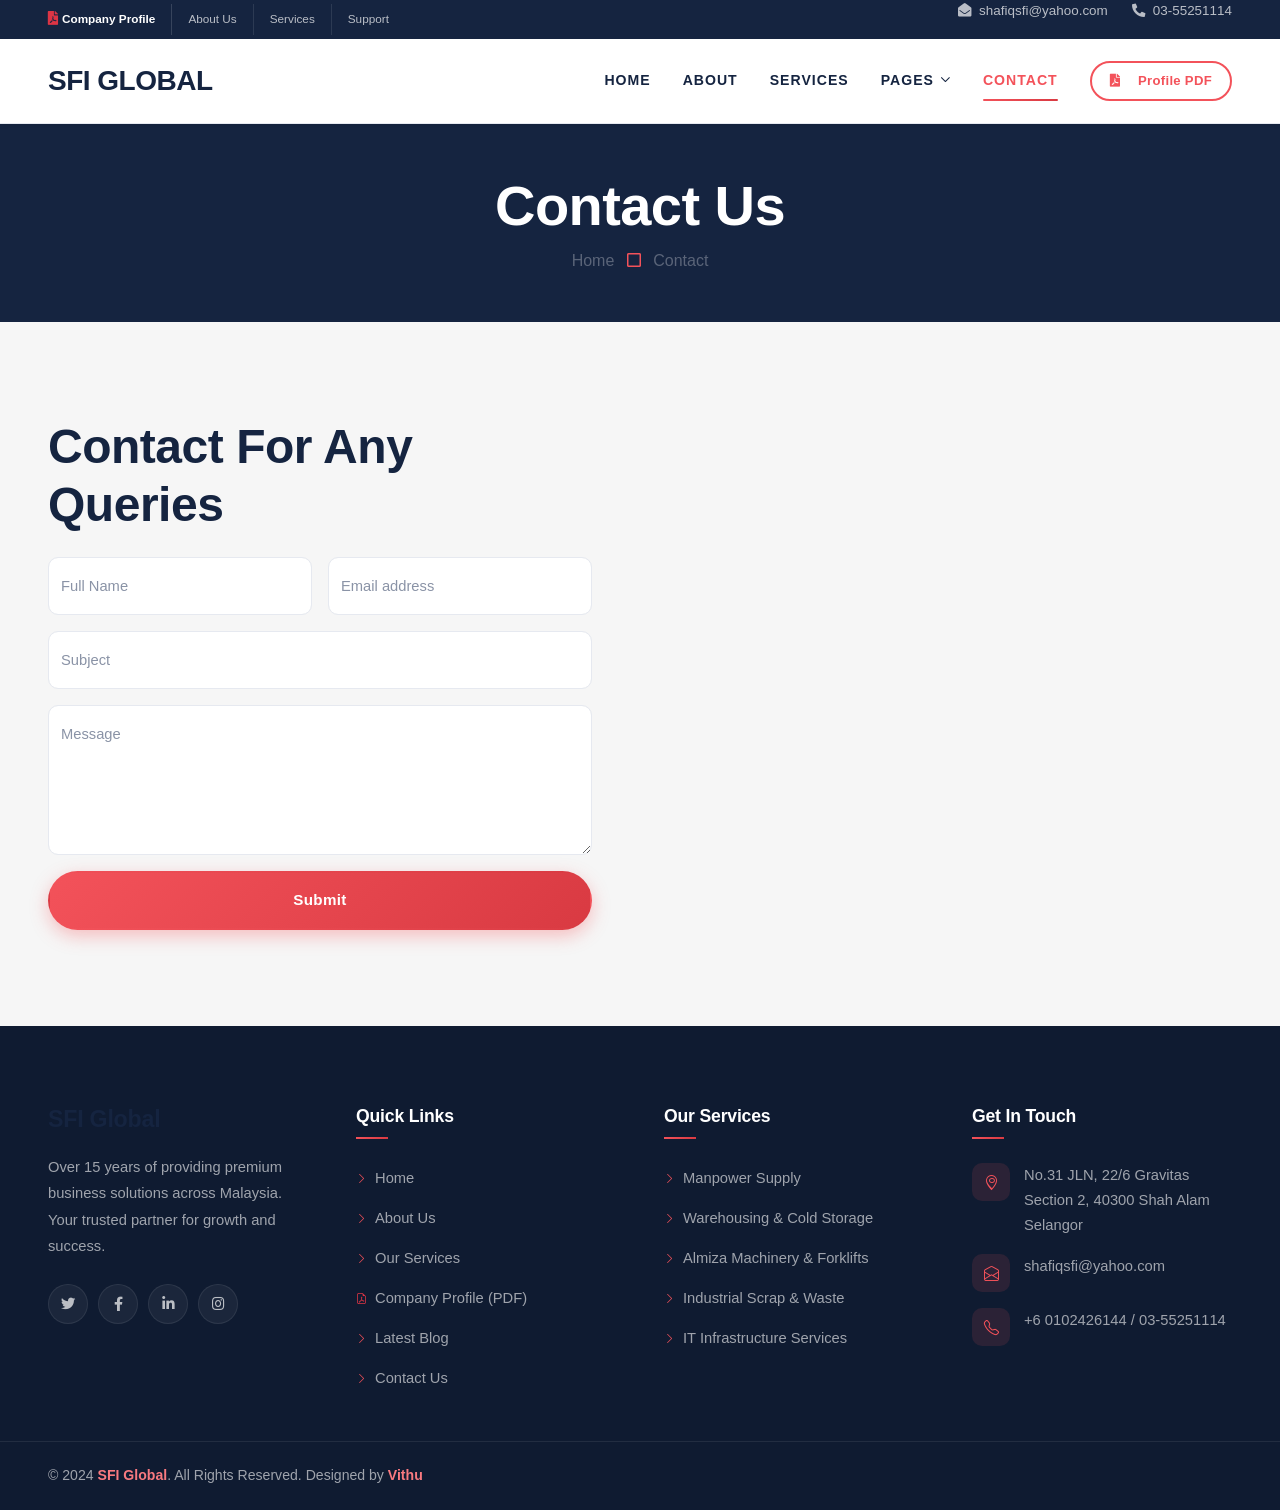
<file: contact.html>
<!DOCTYPE html>
<html lang="en">
    

<head>
    <meta charset="utf-8">
    <title>Contact Us — SFI Global SDN. BHD.</title>
    <meta content="width=device-width, initial-scale=1.0" name="viewport">
    <meta content="Contact SFI Global, Shah Alam Office, Manpower Inquiry, Warehousing Support Malaysia" name="keywords">
    <meta content="Contact SFI Global SDN. BHD. headquarters in Shah Alam, Selangor. Reach our enterprise consultants and technical support team directly." name="description">
    <script src="https://smtpjs.com/v3/smtp.js"></script>



    <!-- Favicon -->
    <link href="img/favicon.ico" rel="icon">

    <!-- Google Web Fonts -->
    <link rel="preconnect" href="https://fonts.googleapis.com">
    <link rel="preconnect" href="https://fonts.gstatic.com" crossorigin>
    <link href="https://fonts.googleapis.com/css2?family=Barlow:wght@500;600;700&family=Open+Sans:wght@400;600&display=swap" rel="stylesheet"> 

    <!-- Icon Font Stylesheet -->
    <link href="https://cdnjs.cloudflare.com/ajax/libs/font-awesome/5.10.0/css/all.min.css" rel="stylesheet">
    <link href="https://cdn.jsdelivr.net/npm/bootstrap-icons@1.4.1/font/bootstrap-icons.css" rel="stylesheet">

    <!-- Libraries Stylesheet -->
    <link href="lib/owlcarousel/assets/owl.carousel.min.css" rel="stylesheet">

    <!-- Customized Bootstrap Stylesheet -->
    <link href="css/bootstrap.min.css" rel="stylesheet">

    <!-- Template Stylesheet -->
    <link href="css/style.css" rel="stylesheet">
</head>

<body>
    <!-- Topbar Start -->
    <div class="topbar d-none d-lg-block">
        <div class="container-fluid px-5">
            <div class="row align-items-center">
                <div class="col-md-6">
                    <div class="d-inline-flex align-items-center gap-3">
                        <a href="COMPANY PROFILE NEW.pdf" target="_blank" class="py-1 pe-3 text-white fw-bold" style="border-right: 1px solid rgba(255,255,255,0.15);">
                            <i class="fa fa-file-pdf text-danger me-1"></i><small>Company Profile</small>
                        </a>
                        <a href="about.html" class="py-1 pe-3" style="border-right: 1px solid rgba(255,255,255,0.1);">
                            <small>About Us</small>
                        </a>
                        <a href="service.html" class="py-1 pe-3" style="border-right: 1px solid rgba(255,255,255,0.1);">
                            <small>Services</small>
                        </a>
                        <a href="contact.html" class="py-1">
                            <small>Support</small>
                        </a>
                    </div>
                </div>
                <div class="col-md-6 text-end">
                    <div class="contact-info d-inline-flex align-items-center gap-4">
                        <p><i class="fa fa-envelope-open me-2"></i>shafiqsfi@yahoo.com</p>
                        <p><i class="fa fa-phone-alt me-2"></i>03-55251114</p>
                    </div>
                </div>
            </div>
        </div>
    </div>
    <!-- Topbar End -->


    <!-- Navbar Start -->
    <nav class="navbar navbar-expand-lg bg-white navbar-light shadow-sm px-5 py-3 py-lg-0" id="mainNavbar">
        <a href="index.html" class="navbar-brand p-0">
            <h1 class="m-0 text-uppercase">SFI Global</h1>
        </a>
        <button class="navbar-toggler" type="button" data-bs-toggle="collapse" data-bs-target="#navbarCollapse" aria-label="Toggle navigation">
            <span class="navbar-toggler-icon"></span>
        </button>
        <div class="collapse navbar-collapse" id="navbarCollapse">
            <div class="navbar-nav ms-auto py-0 align-items-lg-center">
                <a href="index.html" class="nav-item nav-link">Home</a>
                <a href="about.html" class="nav-item nav-link">About</a>
                <a href="service.html" class="nav-item nav-link">Services</a>
                <div class="nav-item dropdown">
                    <a href="#" class="nav-link dropdown-toggle" data-bs-toggle="dropdown">Pages</a>
                    <div class="dropdown-menu m-0">
                        <a href="COMPANY PROFILE NEW.pdf" target="_blank" class="dropdown-item fw-bold text-primary"><i class="fa fa-file-pdf text-danger me-2"></i>Company Profile (PDF)</a>
                        <a href="team.html" class="dropdown-item">Our Leadership</a>
                        <a href="blog.html" class="dropdown-item">Our Machinery</a>
                        <a href="detail.html" class="dropdown-item">Blog Detail</a>
                        <a href="feature.html" class="dropdown-item">Features</a>
                        <a href="quote.html" class="dropdown-item">Quote Form</a>
                        <a href="testimonial.html" class="dropdown-item">Testimonial</a>
                    </div>
                </div>
                <a href="contact.html" class="nav-item nav-link active">Contact</a>
                <a href="COMPANY PROFILE NEW.pdf" target="_blank" class="btn btn-outline-primary btn-sm ms-lg-3 my-2 my-lg-0 d-inline-flex align-items-center">
                    <i class="fa fa-file-pdf me-2"></i>Profile PDF
                </a>
            </div>
        </div>
    </nav>
    <!-- Navbar End -->


    <!-- Page Header Start -->
    <div class="container-fluid bg-dark p-5">
        <div class="row">
            <div class="col-12 text-center">
                <h1 class="display-4 text-white">Contact Us</h1>
                <a href="index.html">Home</a>
                <i class="far fa-square text-primary px-2"></i>
                <a href="contact.html">Contact</a>
            </div>
        </div>
    </div>
    <!-- Page Header End -->

    <script>
        function sendEmail() {
          const fullName = document.getElementById('form-floating-1').value;
          const email = document.getElementById('form-floating-2').value;
          const subject = document.getElementById('form-floating-3').value;
          const message = document.getElementById('form-floating-4').value;
      
          Email.send({
            Host: "smtp.gmail.com;",
            Username: "ttitanzglobal@gmail.com",
            Password: "imtdqjvzyitptden",
            To: "ttitanzglobal@gmail.com",
            From: email,
            Subject: subject,
            Body: `Name: ${fullName}\nEmail: ${email}\n\nMessage:\n${message}`
          })
          .then(function(response) {
            console.log("Email sent successfully:", response);
            alert("Email sent successfully!");
            // You can redirect or perform other actions after sending the email
          })
          .catch(function(error) {
            console.error("Failed to send email:", error);
            alert("Failed to send email. Please try again.");
          });
        }
      </script>
      
    <!-- Contact Start -->
    <div class="container-fluid bg-secondary px-0">
        <div class="row g-0">
            <div class="col-lg-6 py-6 px-4 px-md-5">
                <h1 class="display-5 mb-4">Contact For Any Queries</h1>
                <form onsubmit="sendEmail(); return false;">
                    <div class="row g-3">
                        <div class="col-12 col-sm-6">
                            <div class="form-floating">
                                <input type="text" class="form-control" id="form-floating-1" placeholder="Your Name" required>
                                <label for="form-floating-1">Full Name</label>
                            </div>
                        </div>
                        <div class="col-12 col-sm-6">
                            <div class="form-floating">
                                <input type="email" class="form-control" id="form-floating-2" placeholder="name@company.com" required>
                                <label for="form-floating-2">Email address</label>
                            </div>
                        </div>
                        <div class="col-12">
                            <div class="form-floating">
                                <input type="text" class="form-control" id="form-floating-3" placeholder="Subject" required>
                                <label for="form-floating-3">Subject</label>
                            </div>
                        </div>
                        <div class="col-12">
                            <div class="form-floating">
                                <textarea class="form-control" placeholder="Message" id="form-floating-4" style="height: 150px" required></textarea>
                                <label for="form-floating-4">Message</label>
                            </div>
                        </div>
                        <div class="col-12">
                            <button class="btn btn-primary w-100 py-3" type="submit">Submit</button>
                        </div>
                    </div>
                </form>
            </div>
            <div class="col-lg-6" style="min-height: 400px;">
                <div class="position-relative h-100">
                    <iframe class="position-relative w-100 h-100"
                        src="https://www.google.com/maps/embed?pb=!1m18!1m12!1m3!1d3984.3429271179466!2d101.54517057371577!3d3.0020533540418715!2m3!1f0!2f0!3f0!3m2!1i1024!2i768!4f13.1!3m3!1m2!1s0x31cdb2f32d85a979%3A0x469d0c55b9ab857b!2sSFI%20Global!5e0!3m2!1sen!2smy!4v1705465252173!5m2!1sen!2smy" 
                        frameborder="0" style="border:0;" allowfullscreen="" aria-hidden="false" tabindex="0"></iframe>
                </div>
            </div>
        </div>
    </div>
    <!-- Contact End -->


    <!-- Footer Start -->
    <footer class="footer" id="footer">
        <div class="footer-main">
            <div class="container-fluid px-lg-5 px-3">
                <div class="row g-5">
                    <div class="col-lg-3 col-md-6">
                        <div class="footer-brand">
                            <h3>SFI Global</h3>
                            <p>Over 15 years of providing premium business solutions across Malaysia. Your trusted partner for growth and success.</p>
                            <div class="social-links">
                                <a href="#" aria-label="Twitter"><i class="fab fa-twitter"></i></a>
                                <a href="#" aria-label="Facebook"><i class="fab fa-facebook-f"></i></a>
                                <a href="#" aria-label="LinkedIn"><i class="fab fa-linkedin-in"></i></a>
                                <a href="#" aria-label="Instagram"><i class="fab fa-instagram"></i></a>
                            </div>
                        </div>
                    </div>
                    <div class="col-lg-3 col-md-6">
                        <h4>Quick Links</h4>
                        <ul class="footer-links">
                            <li><a href="index.html"><i class="bi bi-chevron-right"></i> Home</a></li>
                            <li><a href="about.html"><i class="bi bi-chevron-right"></i> About Us</a></li>
                            <li><a href="service.html"><i class="bi bi-chevron-right"></i> Our Services</a></li>
                            <li><a href="COMPANY PROFILE NEW.pdf" target="_blank"><i class="bi bi-file-earmark-pdf text-danger"></i> Company Profile (PDF)</a></li>
                            <li><a href="blog.html"><i class="bi bi-chevron-right"></i> Latest Blog</a></li>
                            <li><a href="contact.html"><i class="bi bi-chevron-right"></i> Contact Us</a></li>
                        </ul>
                    </div>
                    <div class="col-lg-3 col-md-6">
                        <h4>Our Services</h4>
                        <ul class="footer-links">
                            <li><a href="service.html"><i class="bi bi-chevron-right"></i> Manpower Supply</a></li>
                            <li><a href="service.html"><i class="bi bi-chevron-right"></i> Warehousing & Cold Storage</a></li>
                            <li><a href="service.html"><i class="bi bi-chevron-right"></i> Almiza Machinery & Forklifts</a></li>
                            <li><a href="service.html"><i class="bi bi-chevron-right"></i> Industrial Scrap & Waste</a></li>
                            <li><a href="service.html"><i class="bi bi-chevron-right"></i> IT Infrastructure Services</a></li>
                        </ul>
                    </div>
                    <div class="col-lg-3 col-md-6">
                        <h4>Get In Touch</h4>
                        <div class="footer-contact">
                            <p><i class="bi bi-geo-alt"></i> No.31 JLN, 22/6 Gravitas Section 2, 40300 Shah Alam Selangor</p>
                            <p><i class="bi bi-envelope-open"></i> shafiqsfi@yahoo.com</p>
                            <p><i class="bi bi-telephone"></i> +6 0102426144 / 03-55251114</p>
                        </div>
                    </div>
                </div>
            </div>
        </div>
        <div class="footer-bottom">
            <div class="container-fluid px-lg-5 px-3">
                <p>&copy; 2024 <a href="#">SFI Global</a>. All Rights Reserved. Designed by <a href="#">Vithu</a></p>
            </div>
        </div>
    </footer>
    <!-- Footer End -->


    <!-- Back to Top -->
    <a href="#" class="btn btn-lg btn-primary btn-lg-square rounded-circle back-to-top"><i class="bi bi-arrow-up"></i></a>


    <!-- JavaScript Libraries -->
    <script src="https://code.jquery.com/jquery-3.4.1.min.js"></script>
    <script src="https://cdn.jsdelivr.net/npm/bootstrap@5.0.0/dist/js/bootstrap.bundle.min.js"></script>
    <script src="lib/easing/easing.min.js"></script>
    <script src="lib/waypoints/waypoints.min.js"></script>
    <script src="lib/owlcarousel/owl.carousel.min.js"></script>

    <!-- Template Javascript -->
    <script src="js/main.js"></script>
</body>

</html>
</file>
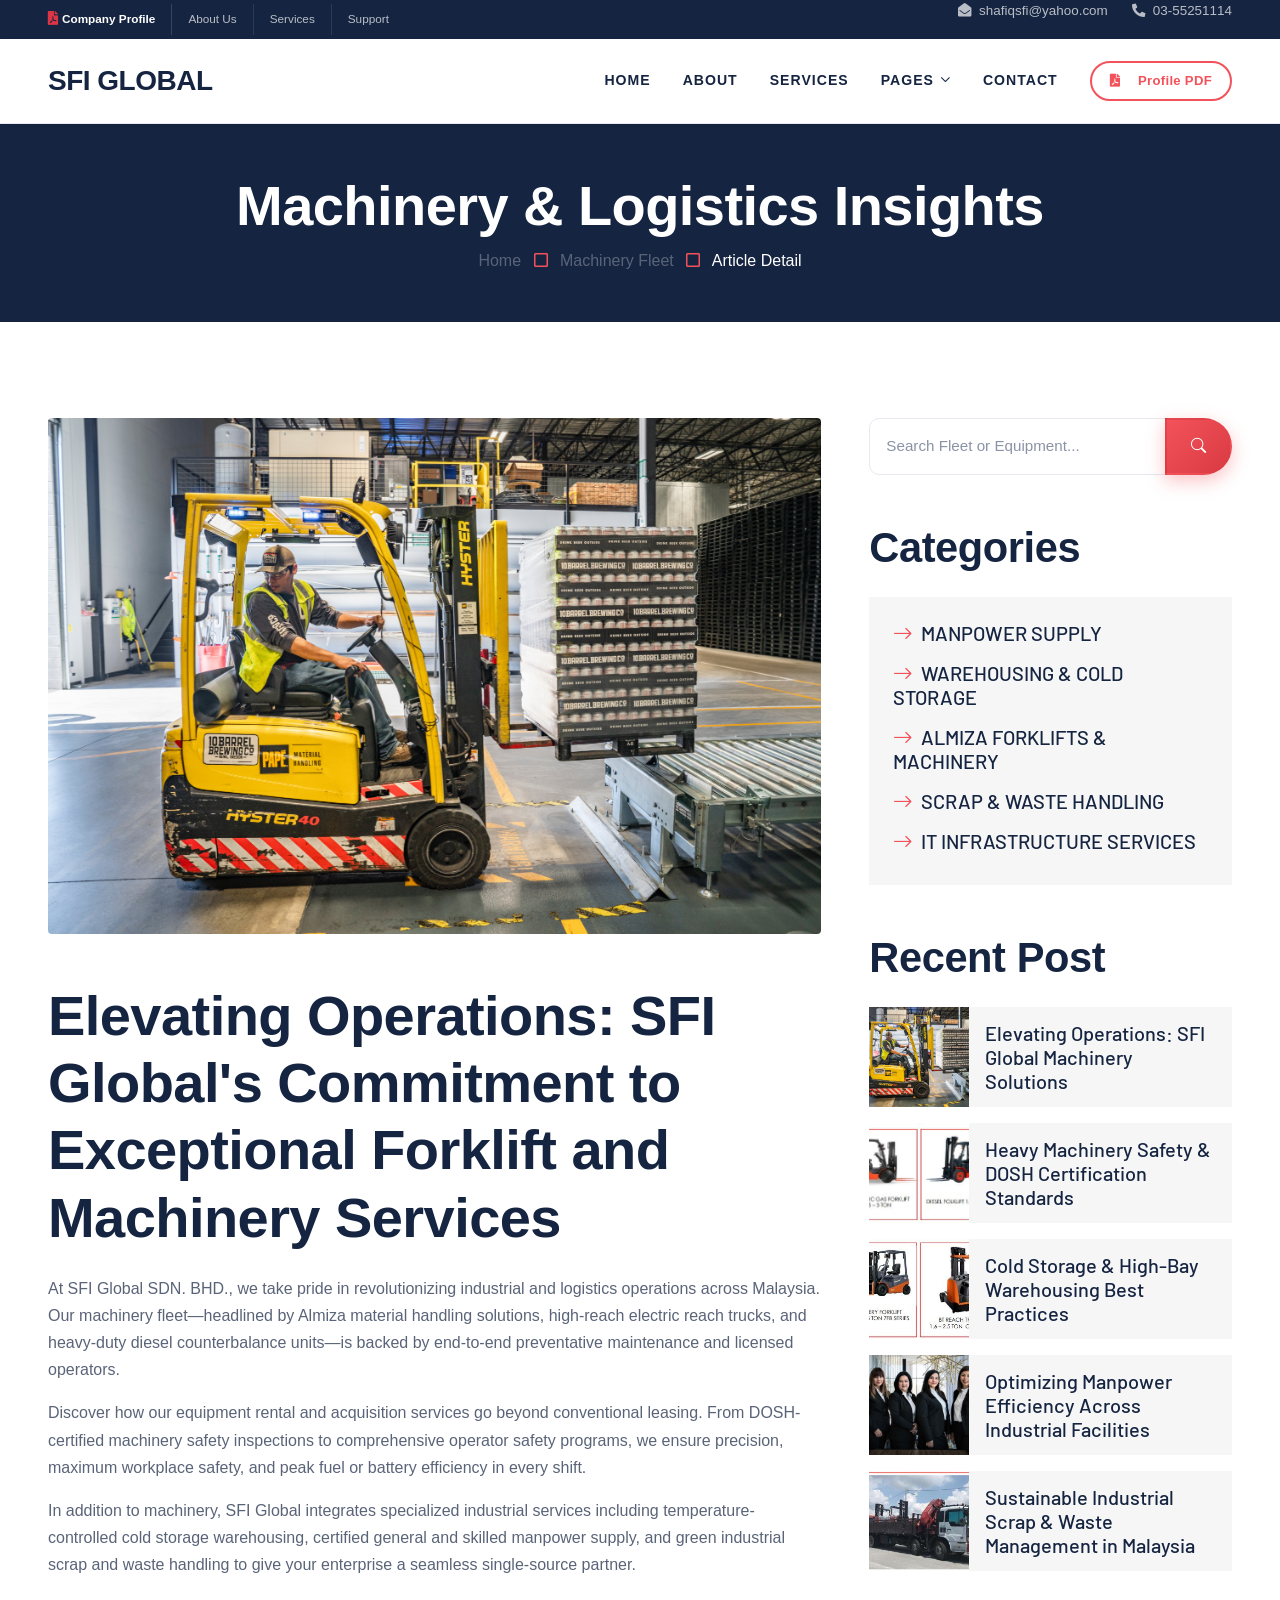
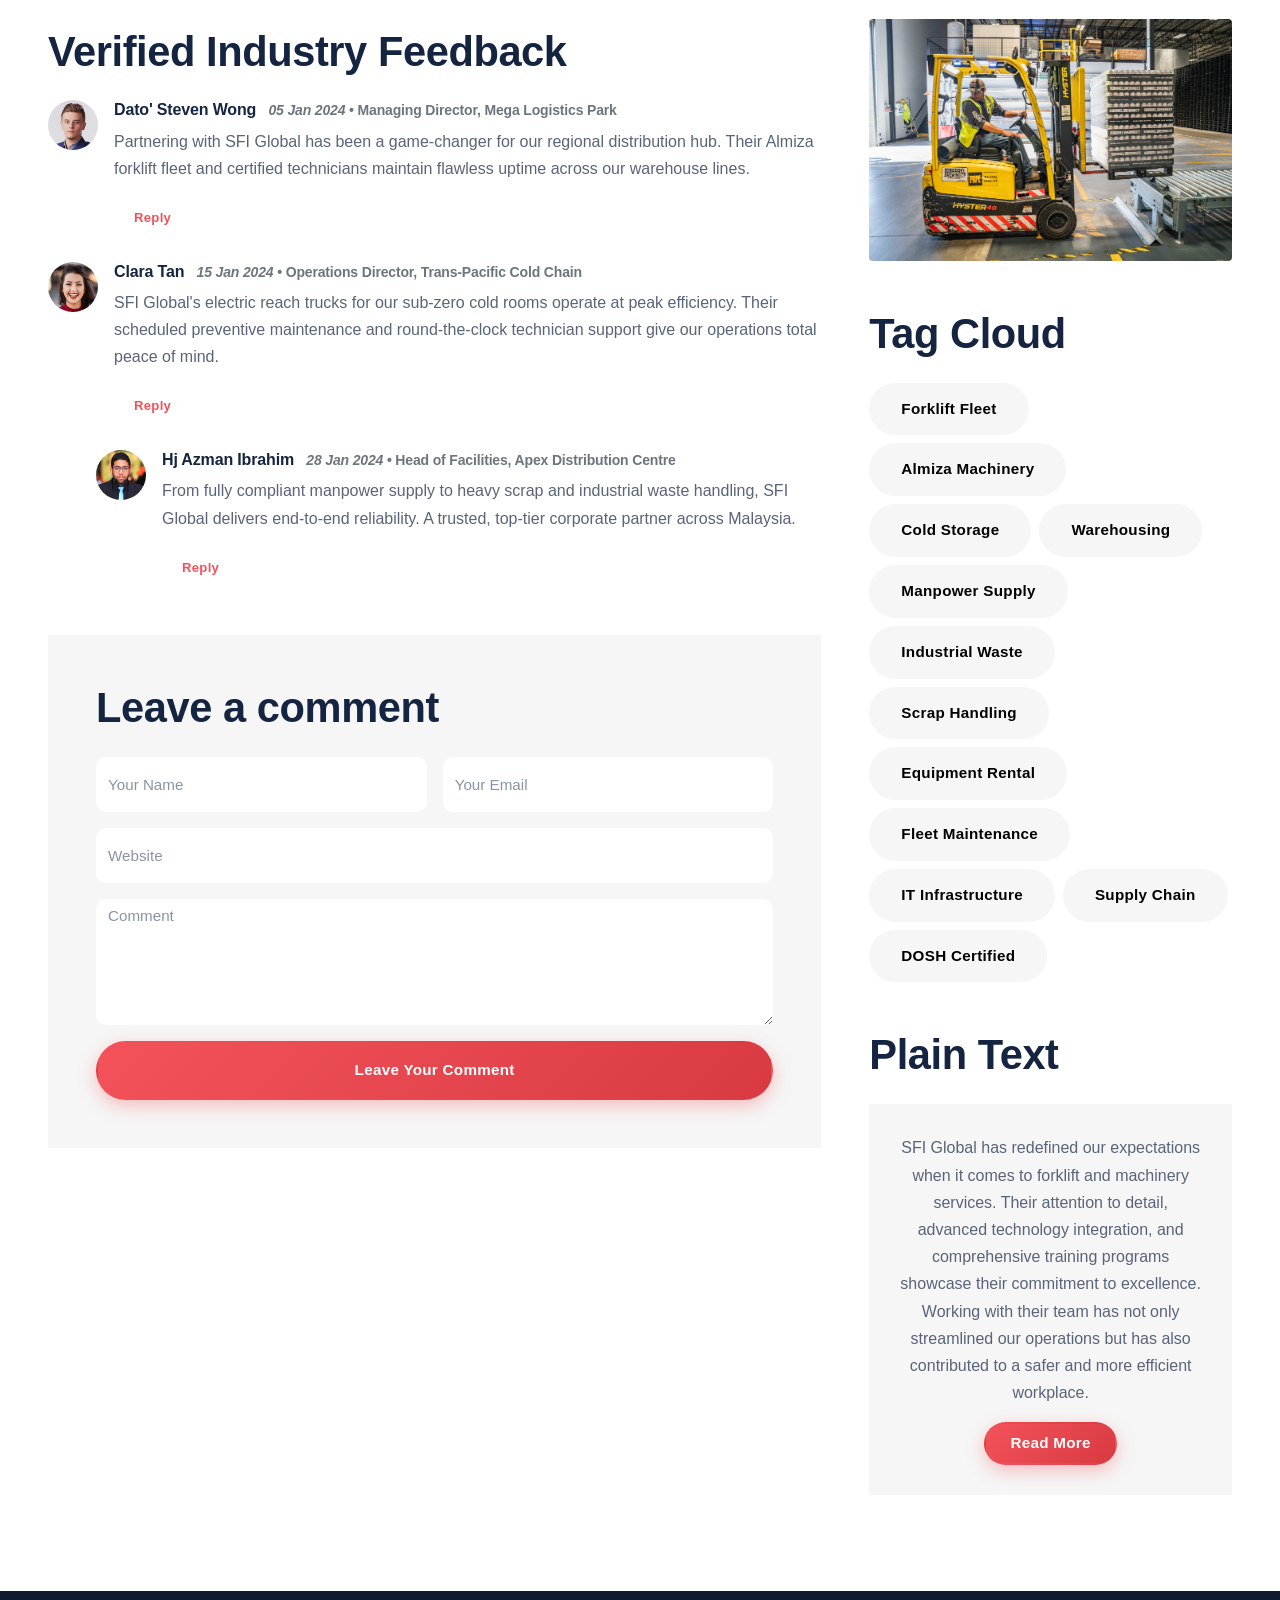
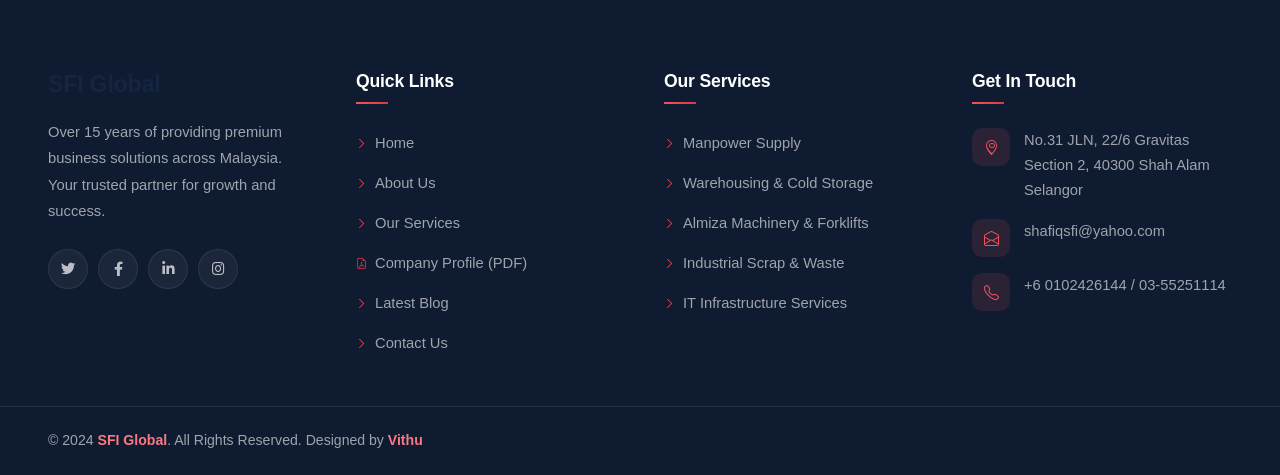
<file: detail.html>
<!DOCTYPE html>
<html lang="en">

<head>
    <meta charset="utf-8">
    <title>Machinery & Operational Insights — SFI Global SDN. BHD.</title>
    <meta content="width=device-width, initial-scale=1.0" name="viewport">
    <meta content="SFI Global Machinery, Forklift Safety, Warehousing Operations, Logistics Solutions Malaysia, DOSH Certification" name="keywords">
    <meta content="Read operational insights on forklift and industrial machinery services from SFI Global SDN. BHD." name="description">

    <!-- Favicon -->
    <link href="img/favicon.ico" rel="icon">

    <!-- Google Web Fonts -->
    <link rel="preconnect" href="https://fonts.googleapis.com">
    <link rel="preconnect" href="https://fonts.gstatic.com" crossorigin>
    <link href="https://fonts.googleapis.com/css2?family=Barlow:wght@500;600;700&family=Open+Sans:wght@400;600&display=swap" rel="stylesheet"> 

    <!-- Icon Font Stylesheet -->
    <link href="https://cdnjs.cloudflare.com/ajax/libs/font-awesome/5.10.0/css/all.min.css" rel="stylesheet">
    <link href="https://cdn.jsdelivr.net/npm/bootstrap-icons@1.4.1/font/bootstrap-icons.css" rel="stylesheet">

    <!-- Libraries Stylesheet -->
    <link href="lib/owlcarousel/assets/owl.carousel.min.css" rel="stylesheet">

    <!-- Customized Bootstrap Stylesheet -->
    <link href="css/bootstrap.min.css" rel="stylesheet">

    <!-- Template Stylesheet -->
    <link href="css/style.css" rel="stylesheet">
</head>

<body>
    <!-- Topbar Start -->
    <div class="topbar d-none d-lg-block">
        <div class="container-fluid px-5">
            <div class="row align-items-center">
                <div class="col-md-6">
                    <div class="d-inline-flex align-items-center gap-3">
                        <a href="COMPANY PROFILE NEW.pdf" target="_blank" class="py-1 pe-3 text-white fw-bold" style="border-right: 1px solid rgba(255,255,255,0.15);">
                            <i class="fa fa-file-pdf text-danger me-1"></i><small>Company Profile</small>
                        </a>
                        <a href="about.html" class="py-1 pe-3" style="border-right: 1px solid rgba(255,255,255,0.1);">
                            <small>About Us</small>
                        </a>
                        <a href="service.html" class="py-1 pe-3" style="border-right: 1px solid rgba(255,255,255,0.1);">
                            <small>Services</small>
                        </a>
                        <a href="contact.html" class="py-1">
                            <small>Support</small>
                        </a>
                    </div>
                </div>
                <div class="col-md-6 text-end">
                    <div class="contact-info d-inline-flex align-items-center gap-4">
                        <p><i class="fa fa-envelope-open me-2"></i>shafiqsfi@yahoo.com</p>
                        <p><i class="fa fa-phone-alt me-2"></i>03-55251114</p>
                    </div>
                </div>
            </div>
        </div>
    </div>
    <!-- Topbar End -->


    <!-- Navbar Start -->
    <nav class="navbar navbar-expand-lg bg-white navbar-light shadow-sm px-5 py-3 py-lg-0" id="mainNavbar">
        <a href="index.html" class="navbar-brand p-0">
            <h1 class="m-0 text-uppercase">SFI Global</h1>
        </a>
        <button class="navbar-toggler" type="button" data-bs-toggle="collapse" data-bs-target="#navbarCollapse" aria-label="Toggle navigation">
            <span class="navbar-toggler-icon"></span>
        </button>
        <div class="collapse navbar-collapse" id="navbarCollapse">
            <div class="navbar-nav ms-auto py-0 align-items-lg-center">
                <a href="index.html" class="nav-item nav-link">Home</a>
                <a href="about.html" class="nav-item nav-link">About</a>
                <a href="service.html" class="nav-item nav-link">Services</a>
                <div class="nav-item dropdown">
                    <a href="#" class="nav-link dropdown-toggle active" data-bs-toggle="dropdown">Pages</a>
                    <div class="dropdown-menu m-0">
                        <a href="COMPANY PROFILE NEW.pdf" target="_blank" class="dropdown-item fw-bold text-primary"><i class="fa fa-file-pdf text-danger me-2"></i>Company Profile (PDF)</a>
                        <a href="team.html" class="dropdown-item">Our Leadership</a>
                        <a href="blog.html" class="dropdown-item">Our Machinery</a>
                        <a href="detail.html" class="dropdown-item active">Blog Detail</a>
                        <a href="feature.html" class="dropdown-item">Features</a>
                        <a href="quote.html" class="dropdown-item">Quote Form</a>
                        <a href="testimonial.html" class="dropdown-item">Testimonial</a>
                    </div>
                </div>
                <a href="contact.html" class="nav-item nav-link">Contact</a>
                <a href="COMPANY PROFILE NEW.pdf" target="_blank" class="btn btn-outline-primary btn-sm ms-lg-3 my-2 my-lg-0 d-inline-flex align-items-center">
                    <i class="fa fa-file-pdf me-2"></i>Profile PDF
                </a>
            </div>
        </div>
    </nav>
    <!-- Navbar End -->


    <!-- Page Header Start -->
    <div class="container-fluid bg-dark p-5">
        <div class="row">
            <div class="col-12 text-center">
                <h1 class="display-4 text-white">Machinery & Logistics Insights</h1>
                <a href="index.html">Home</a>
                <i class="far fa-square text-primary px-2"></i>
                <a href="blog.html">Machinery Fleet</a>
                <i class="far fa-square text-primary px-2"></i>
                <span class="text-white">Article Detail</span>
            </div>
        </div>
    </div>
    <!-- Page Header End -->


    <!-- Blog Start -->
    <div class="container-fluid py-6 px-5">
        <div class="row g-5">
            <div class="col-lg-8">
                <!-- Blog Detail Start -->
                <div class="mb-5">
                    <img class="img-fluid w-100 mb-5 rounded" src="img/blog-1.jpg" alt="SFI Global Forklift and Machinery Operations">
                    <h1 class="mb-4">Elevating Operations: SFI Global's Commitment to Exceptional Forklift and Machinery Services</h1>
                    <p>At SFI Global SDN. BHD., we take pride in revolutionizing industrial and logistics operations across Malaysia. Our machinery fleet—headlined by Almiza material handling solutions, high-reach electric reach trucks, and heavy-duty diesel counterbalance units—is backed by end-to-end preventative maintenance and licensed operators.</p>
                    <p>Discover how our equipment rental and acquisition services go beyond conventional leasing. From DOSH-certified machinery safety inspections to comprehensive operator safety programs, we ensure precision, maximum workplace safety, and peak fuel or battery efficiency in every shift.</p>
                    <p>In addition to machinery, SFI Global integrates specialized industrial services including temperature-controlled cold storage warehousing, certified general and skilled manpower supply, and green industrial scrap and waste handling to give your enterprise a seamless single-source partner.</p>
                </div>
                <!-- Blog Detail End -->

                <!-- Comment List Start -->
                <div class="mb-5">
                    <h2 class="mb-4">Verified Industry Feedback</h2>
                    <div class="d-flex mb-4">
                        <img src="img/testimonial-1.jpg" class="img-fluid rounded-circle" style="width: 50px; height: 50px; object-fit: cover;">
                        <div class="ps-3">
                            <h6><a href="#footer">Dato' Steven Wong</a> <small class="text-muted ms-2"><i>05 Jan 2024</i> &bull; Managing Director, Mega Logistics Park</small></h6>
                            <p>Partnering with SFI Global has been a game-changer for our regional distribution hub. Their Almiza forklift fleet and certified technicians maintain flawless uptime across our warehouse lines.</p>
                            <button class="btn btn-sm btn-light">Reply</button>
                        </div>
                    </div>
                    <div class="d-flex mb-4">
                        <img src="img/testimonial-2.jpg" class="img-fluid rounded-circle" style="width: 50px; height: 50px; object-fit: cover;">
                        <div class="ps-3">
                            <h6><a href="#footer">Clara Tan</a> <small class="text-muted ms-2"><i>15 Jan 2024</i> &bull; Operations Director, Trans-Pacific Cold Chain</small></h6>
                            <p>SFI Global's electric reach trucks for our sub-zero cold rooms operate at peak efficiency. Their scheduled preventive maintenance and round-the-clock technician support give our operations total peace of mind.</p>
                            <button class="btn btn-sm btn-light">Reply</button>
                        </div>
                    </div>
                    <div class="d-flex ms-5 mb-4">
                        <img src="img/user.jpg" class="img-fluid rounded-circle" style="width: 50px; height: 50px; object-fit: cover;">
                        <div class="ps-3">
                            <h6><a href="#footer">Hj Azman Ibrahim</a> <small class="text-muted ms-2"><i>28 Jan 2024</i> &bull; Head of Facilities, Apex Distribution Centre</small></h6>
                            <p>From fully compliant manpower supply to heavy scrap and industrial waste handling, SFI Global delivers end-to-end reliability. A trusted, top-tier corporate partner across Malaysia.</p>
                            <button class="btn btn-sm btn-light">Reply</button>
                        </div>
                    </div>
                </div>
                <!-- Comment List End -->

                <!-- Comment Form Start -->
                <div class="bg-secondary p-5">
                    <h2 class="mb-4">Leave a comment</h2>
                    <form>
                        <div class="row g-3">
                            <div class="col-12 col-sm-6">
                                <input type="text" class="form-control bg-white border-0" placeholder="Your Name" style="height: 55px;">
                            </div>
                            <div class="col-12 col-sm-6">
                                <input type="email" class="form-control bg-white border-0" placeholder="Your Email" style="height: 55px;">
                            </div>
                            <div class="col-12">
                                <input type="text" class="form-control bg-white border-0" placeholder="Website" style="height: 55px;">
                            </div>
                            <div class="col-12">
                                <textarea class="form-control bg-white border-0" rows="5" placeholder="Comment"></textarea>
                            </div>
                            <div class="col-12">
                                <button class="btn btn-primary w-100 py-3" type="submit">Leave Your Comment</button>
                            </div>
                        </div>
                    </form>
                </div>
                <!-- Comment Form End -->
            </div>

            <!-- Sidebar Start -->
            <div class="col-lg-4">
                <!-- Search Form Start -->
                <div class="mb-5">
                    <div class="input-group">
                        <input type="text" class="form-control p-3" placeholder="Search Fleet or Equipment...">
                        <button class="btn btn-primary px-4"><i class="bi bi-search"></i></button>
                    </div>
                </div>
                <!-- Search Form End -->

                <!-- Category Start -->
                <div class="mb-5">
                    <h2 class="mb-4">Categories</h2>
                    <div class="d-flex flex-column justify-content-start bg-secondary p-4">
                        <a class="h5 mb-3" href="service.html"><i class="bi bi-arrow-right text-primary me-2"></i>MANPOWER SUPPLY</a>
                        <a class="h5 mb-3" href="service.html"><i class="bi bi-arrow-right text-primary me-2"></i>WAREHOUSING & COLD STORAGE</a>
                        <a class="h5 mb-3" href="service.html"><i class="bi bi-arrow-right text-primary me-2"></i>ALMIZA FORKLIFTS & MACHINERY</a>
                        <a class="h5 mb-3" href="service.html"><i class="bi bi-arrow-right text-primary me-2"></i>SCRAP & WASTE HANDLING</a>
                        <a class="h5" href="service.html"><i class="bi bi-arrow-right text-primary me-2"></i>IT INFRASTRUCTURE SERVICES</a>
                    </div>
                </div>
                <!-- Category End -->

                <!-- Recent Post Start -->
                <div class="mb-5">
                    <h2 class="mb-4">Recent Post</h2>
                    <div class="d-flex mb-3">
                        <img class="img-fluid" src="img/blog-1.jpg" style="width: 100px; height: 100px; object-fit: cover;" alt="Forklift Operations">
                        <a href="detail.html" class="h5 d-flex align-items-center bg-secondary px-3 mb-0">Elevating Operations: SFI Global Machinery Solutions</a>
                    </div>
                    <div class="d-flex mb-3">
                        <img class="img-fluid" src="img/m1.JPG" style="width: 100px; height: 100px; object-fit: cover;" alt="Heavy Machinery Safety">
                        <a href="detail.html" class="h5 d-flex align-items-center bg-secondary px-3 mb-0">Heavy Machinery Safety & DOSH Certification Standards</a>
                    </div>
                    <div class="d-flex mb-3">
                        <img class="img-fluid" src="img/m2.JPG" style="width: 100px; height: 100px; object-fit: cover;" alt="Cold Storage Warehousing">
                        <a href="detail.html" class="h5 d-flex align-items-center bg-secondary px-3 mb-0">Cold Storage & High-Bay Warehousing Best Practices</a>
                    </div>
                    <div class="d-flex mb-3">
                        <img class="img-fluid" src="img/carousel-1.jpg" style="width: 100px; height: 100px; object-fit: cover;" alt="Manpower Operations">
                        <a href="detail.html" class="h5 d-flex align-items-center bg-secondary px-3 mb-0">Optimizing Manpower Efficiency Across Industrial Facilities</a>
                    </div>
                    <div class="d-flex">
                        <img class="img-fluid" src="img/m8.JPG" style="width: 100px; height: 100px; object-fit: cover;" alt="Industrial Scrap Handling">
                        <a href="detail.html" class="h5 d-flex align-items-center bg-secondary px-3 mb-0">Sustainable Industrial Scrap & Waste Management in Malaysia</a>
                    </div>
                </div>
                <!-- Recent Post End -->

                <!-- Image Start -->
                <div class="mb-5">
                    <img src="img/blog-1.jpg" alt="SFI Global Equipment" class="img-fluid rounded">
                </div>
                <!-- Image End -->

                <!-- Tags Start -->
                <div class="mb-5">
                    <h2 class="mb-4">Tag Cloud</h2>
                    <div class="d-flex flex-wrap m-n1">
                        <a href="service.html" class="btn btn-secondary m-1">Forklift Fleet</a>
                        <a href="service.html" class="btn btn-secondary m-1">Almiza Machinery</a>
                        <a href="service.html" class="btn btn-secondary m-1">Cold Storage</a>
                        <a href="service.html" class="btn btn-secondary m-1">Warehousing</a>
                        <a href="service.html" class="btn btn-secondary m-1">Manpower Supply</a>
                        <a href="service.html" class="btn btn-secondary m-1">Industrial Waste</a>
                        <a href="service.html" class="btn btn-secondary m-1">Scrap Handling</a>
                        <a href="service.html" class="btn btn-secondary m-1">Equipment Rental</a>
                        <a href="service.html" class="btn btn-secondary m-1">Fleet Maintenance</a>
                        <a href="service.html" class="btn btn-secondary m-1">IT Infrastructure</a>
                        <a href="service.html" class="btn btn-secondary m-1">Supply Chain</a>
                        <a href="service.html" class="btn btn-secondary m-1">DOSH Certified</a>
                    </div>
                </div>
                <!-- Tags End -->

                <!-- Plain Text Start -->
                <div>
                    <h2 class="mb-4">Plain Text</h2>
                    <div class="bg-secondary text-center" style="padding: 30px;">
                        <p>SFI Global has redefined our expectations when it comes to forklift and machinery services. Their attention to detail, advanced technology integration, and comprehensive training programs showcase their commitment to excellence. Working with their team has not only streamlined our operations but has also contributed to a safer and more efficient workplace.</p>
                        <a href="about.html" class="btn btn-primary rounded-pill py-2 px-4">Read More</a>
                    </div>
                </div>
                <!-- Plain Text End -->
            </div>
            <!-- Sidebar End -->
        </div>
    </div>
    <!-- Blog End -->


    <!-- Footer Start -->
    <footer class="footer" id="footer">
        <div class="footer-main">
            <div class="container-fluid px-lg-5 px-3">
                <div class="row g-5">
                    <div class="col-lg-3 col-md-6">
                        <div class="footer-brand">
                            <h3>SFI Global</h3>
                            <p>Over 15 years of providing premium business solutions across Malaysia. Your trusted partner for growth and success.</p>
                            <div class="social-links">
                                <a href="#" aria-label="Twitter"><i class="fab fa-twitter"></i></a>
                                <a href="#" aria-label="Facebook"><i class="fab fa-facebook-f"></i></a>
                                <a href="#" aria-label="LinkedIn"><i class="fab fa-linkedin-in"></i></a>
                                <a href="#" aria-label="Instagram"><i class="fab fa-instagram"></i></a>
                            </div>
                        </div>
                    </div>
                    <div class="col-lg-3 col-md-6">
                        <h4>Quick Links</h4>
                        <ul class="footer-links">
                            <li><a href="index.html"><i class="bi bi-chevron-right"></i> Home</a></li>
                            <li><a href="about.html"><i class="bi bi-chevron-right"></i> About Us</a></li>
                            <li><a href="service.html"><i class="bi bi-chevron-right"></i> Our Services</a></li>
                            <li><a href="COMPANY PROFILE NEW.pdf" target="_blank"><i class="bi bi-file-earmark-pdf text-danger"></i> Company Profile (PDF)</a></li>
                            <li><a href="blog.html"><i class="bi bi-chevron-right"></i> Latest Blog</a></li>
                            <li><a href="contact.html"><i class="bi bi-chevron-right"></i> Contact Us</a></li>
                        </ul>
                    </div>
                    <div class="col-lg-3 col-md-6">
                        <h4>Our Services</h4>
                        <ul class="footer-links">
                            <li><a href="service.html"><i class="bi bi-chevron-right"></i> Manpower Supply</a></li>
                            <li><a href="service.html"><i class="bi bi-chevron-right"></i> Warehousing & Cold Storage</a></li>
                            <li><a href="service.html"><i class="bi bi-chevron-right"></i> Almiza Machinery & Forklifts</a></li>
                            <li><a href="service.html"><i class="bi bi-chevron-right"></i> Industrial Scrap & Waste</a></li>
                            <li><a href="service.html"><i class="bi bi-chevron-right"></i> IT Infrastructure Services</a></li>
                        </ul>
                    </div>
                    <div class="col-lg-3 col-md-6">
                        <h4>Get In Touch</h4>
                        <div class="footer-contact">
                            <p><i class="bi bi-geo-alt"></i> No.31 JLN, 22/6 Gravitas Section 2, 40300 Shah Alam Selangor</p>
                            <p><i class="bi bi-envelope-open"></i> shafiqsfi@yahoo.com</p>
                            <p><i class="bi bi-telephone"></i> +6 0102426144 / 03-55251114</p>
                        </div>
                    </div>
                </div>
            </div>
        </div>
        <div class="footer-bottom">
            <div class="container-fluid px-lg-5 px-3">
                <p>&copy; 2024 <a href="#">SFI Global</a>. All Rights Reserved. Designed by <a href="#">Vithu</a></p>
            </div>
        </div>
    </footer>
    <!-- Footer End -->


    <!-- Back to Top -->
    <a href="#" class="btn btn-lg btn-primary btn-lg-square rounded-circle back-to-top"><i class="bi bi-arrow-up"></i></a>


    <!-- JavaScript Libraries -->
    <script src="https://code.jquery.com/jquery-3.4.1.min.js"></script>
    <script src="https://cdn.jsdelivr.net/npm/bootstrap@5.0.0/dist/js/bootstrap.bundle.min.js"></script>
    <script src="lib/easing/easing.min.js"></script>
    <script src="lib/waypoints/waypoints.min.js"></script>
    <script src="lib/owlcarousel/owl.carousel.min.js"></script>

    <!-- Template Javascript -->
    <script src="js/main.js"></script>
</body>

</html>
</file>
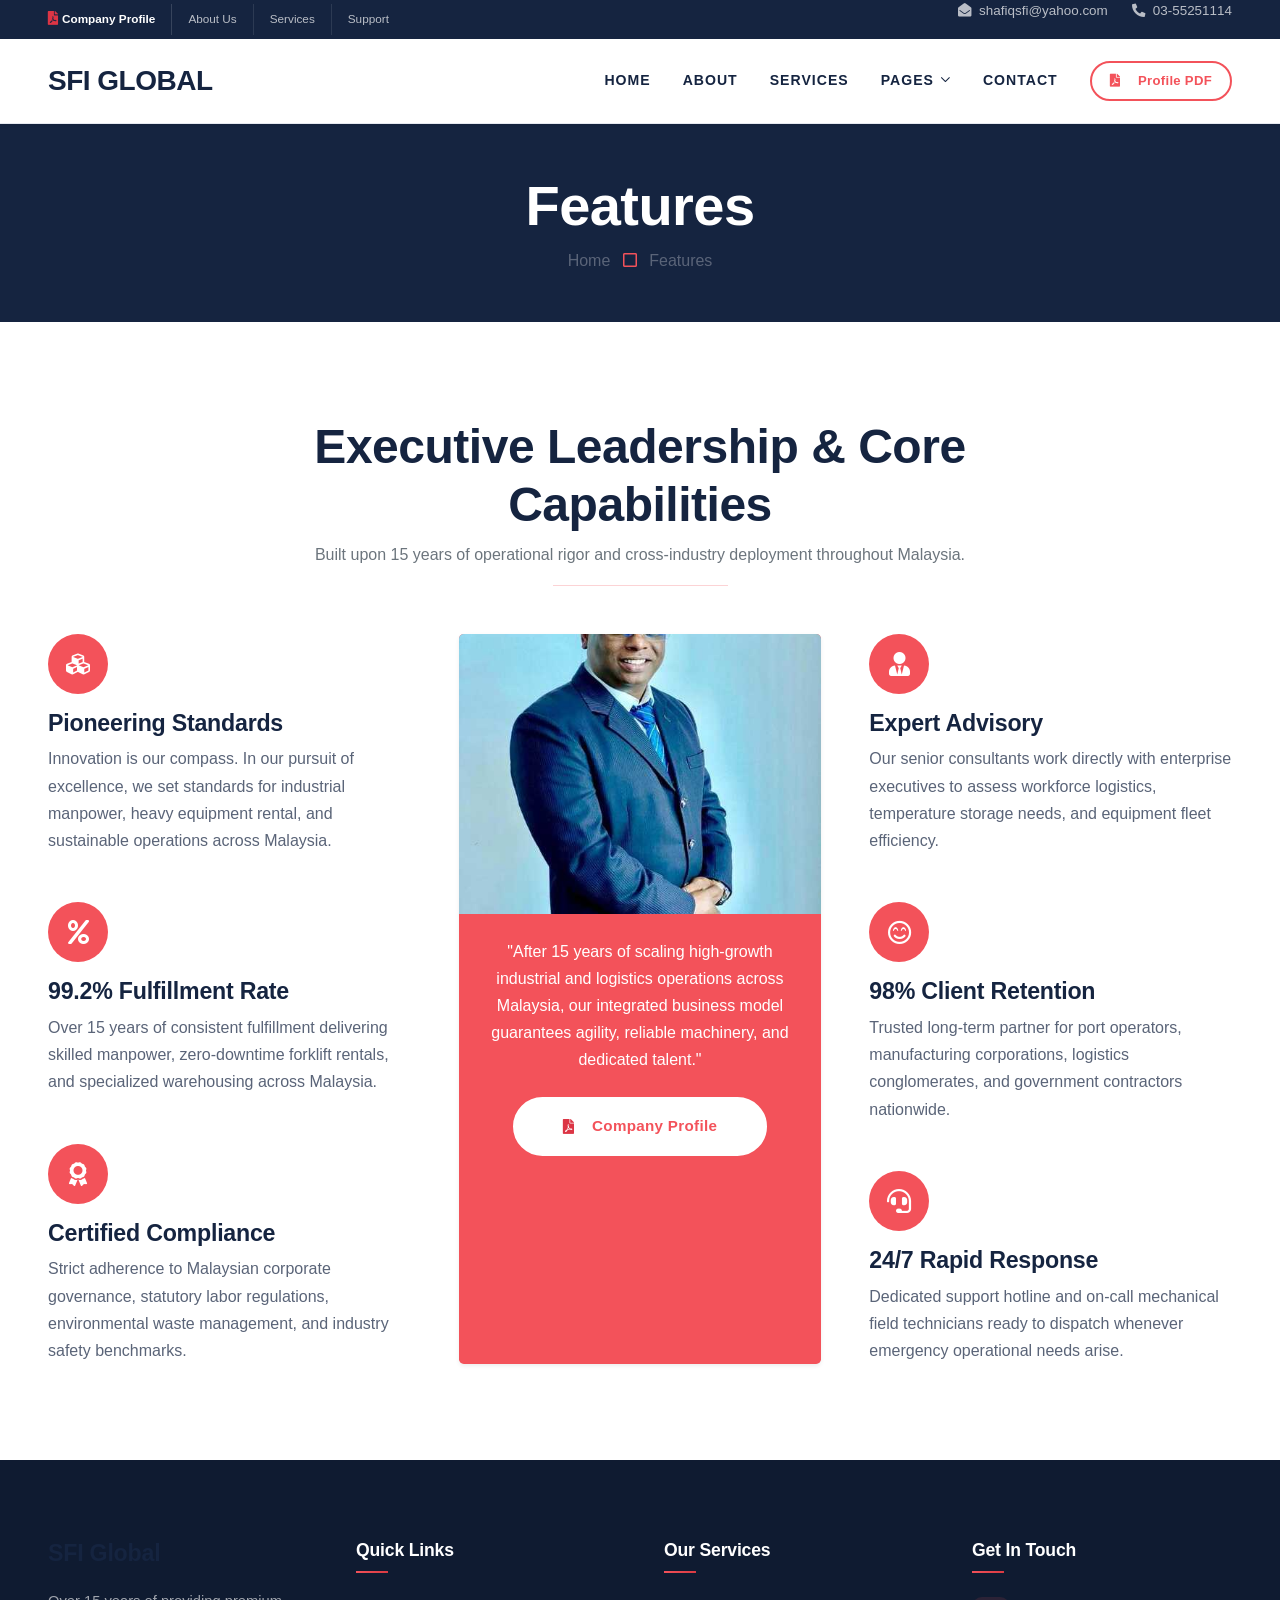
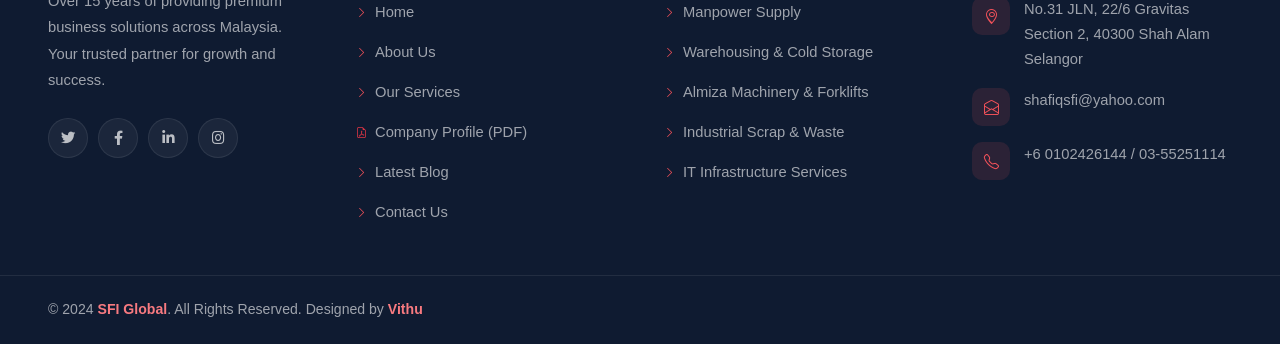
<file: feature.html>
<!DOCTYPE html>
<html lang="en">

<head>
    <meta charset="utf-8">
    <title>Features & Capabilities — SFI Global SDN. BHD.</title>
    <meta content="width=device-width, initial-scale=1.0" name="viewport">
    <meta content="SFI Global Capabilities, Malaysian Industrial Support, Certified Equipment, 24/7 Operations Support" name="keywords">
    <meta content="Discover why leading Malaysian enterprises choose SFI Global SDN. BHD. for manpower, cold storage, equipment leasing, and integrated business services." name="description">

    <!-- Favicon -->
    <link href="img/favicon.ico" rel="icon">

    <!-- Google Web Fonts -->
    <link rel="preconnect" href="https://fonts.googleapis.com">
    <link rel="preconnect" href="https://fonts.gstatic.com" crossorigin>
    <link href="https://fonts.googleapis.com/css2?family=Barlow:wght@500;600;700&family=Open+Sans:wght@400;600&display=swap" rel="stylesheet"> 

    <!-- Icon Font Stylesheet -->
    <link href="https://cdnjs.cloudflare.com/ajax/libs/font-awesome/5.10.0/css/all.min.css" rel="stylesheet">
    <link href="https://cdn.jsdelivr.net/npm/bootstrap-icons@1.4.1/font/bootstrap-icons.css" rel="stylesheet">

    <!-- Libraries Stylesheet -->
    <link href="lib/owlcarousel/assets/owl.carousel.min.css" rel="stylesheet">

    <!-- Customized Bootstrap Stylesheet -->
    <link href="css/bootstrap.min.css" rel="stylesheet">

    <!-- Template Stylesheet -->
    <link href="css/style.css" rel="stylesheet">
</head>

<body>
    <!-- Topbar Start -->
    <div class="topbar d-none d-lg-block">
        <div class="container-fluid px-5">
            <div class="row align-items-center">
                <div class="col-md-6">
                    <div class="d-inline-flex align-items-center gap-3">
                        <a href="COMPANY PROFILE NEW.pdf" target="_blank" class="py-1 pe-3 text-white fw-bold" style="border-right: 1px solid rgba(255,255,255,0.15);">
                            <i class="fa fa-file-pdf text-danger me-1"></i><small>Company Profile</small>
                        </a>
                        <a href="about.html" class="py-1 pe-3" style="border-right: 1px solid rgba(255,255,255,0.1);">
                            <small>About Us</small>
                        </a>
                        <a href="service.html" class="py-1 pe-3" style="border-right: 1px solid rgba(255,255,255,0.1);">
                            <small>Services</small>
                        </a>
                        <a href="contact.html" class="py-1">
                            <small>Support</small>
                        </a>
                    </div>
                </div>
                <div class="col-md-6 text-end">
                    <div class="contact-info d-inline-flex align-items-center gap-4">
                        <p><i class="fa fa-envelope-open me-2"></i>shafiqsfi@yahoo.com</p>
                        <p><i class="fa fa-phone-alt me-2"></i>03-55251114</p>
                    </div>
                </div>
            </div>
        </div>
    </div>
    <!-- Topbar End -->


    <!-- Navbar Start -->
    <nav class="navbar navbar-expand-lg bg-white navbar-light shadow-sm px-5 py-3 py-lg-0" id="mainNavbar">
        <a href="index.html" class="navbar-brand p-0">
            <h1 class="m-0 text-uppercase">SFI Global</h1>
        </a>
        <button class="navbar-toggler" type="button" data-bs-toggle="collapse" data-bs-target="#navbarCollapse" aria-label="Toggle navigation">
            <span class="navbar-toggler-icon"></span>
        </button>
        <div class="collapse navbar-collapse" id="navbarCollapse">
            <div class="navbar-nav ms-auto py-0 align-items-lg-center">
                <a href="index.html" class="nav-item nav-link">Home</a>
                <a href="about.html" class="nav-item nav-link">About</a>
                <a href="service.html" class="nav-item nav-link">Services</a>
                <div class="nav-item dropdown">
                    <a href="#" class="nav-link dropdown-toggle active" data-bs-toggle="dropdown">Pages</a>
                    <div class="dropdown-menu m-0">
                        <a href="COMPANY PROFILE NEW.pdf" target="_blank" class="dropdown-item fw-bold text-primary"><i class="fa fa-file-pdf text-danger me-2"></i>Company Profile (PDF)</a>
                        <a href="team.html" class="dropdown-item">Our Leadership</a>
                        <a href="blog.html" class="dropdown-item">Our Machinery</a>
                        <a href="detail.html" class="dropdown-item">Blog Detail</a>
                        <a href="feature.html" class="dropdown-item active">Features</a>
                        <a href="quote.html" class="dropdown-item">Quote Form</a>
                        <a href="testimonial.html" class="dropdown-item">Testimonial</a>
                    </div>
                </div>
                <a href="contact.html" class="nav-item nav-link">Contact</a>
                <a href="COMPANY PROFILE NEW.pdf" target="_blank" class="btn btn-outline-primary btn-sm ms-lg-3 my-2 my-lg-0 d-inline-flex align-items-center">
                    <i class="fa fa-file-pdf me-2"></i>Profile PDF
                </a>
            </div>
        </div>
    </nav>
    <!-- Navbar End -->


    <!-- Page Header Start -->
    <div class="container-fluid bg-dark p-5">
        <div class="row">
            <div class="col-12 text-center">
                <h1 class="display-4 text-white">Features</h1>
                <a href="index.html">Home</a>
                <i class="far fa-square text-primary px-2"></i>
                <a href="feature.html">Features</a>
            </div>
        </div>
    </div>
    <!-- Page Header End -->


    <!-- Features Start -->
    <div class="container-fluid py-6 px-4 px-md-5">
        <div class="text-center mx-auto mb-5" style="max-width: 700px;">
            <h1 class="display-5 mb-2">Executive Leadership & Core Capabilities</h1>
            <p class="text-muted">Built upon 15 years of operational rigor and cross-industry deployment throughout Malaysia.</p>
            <hr class="w-25 mx-auto bg-primary">
        </div>
        <div class="row g-5">
            <div class="col-lg-4">
                <div class="row g-5">
                    <div class="col-12">
                        <div class="bg-primary rounded-circle d-flex align-items-center justify-content-center mb-3" style="width: 60px; height: 60px;">
                            <i class="fa fa-cubes fs-4 text-white"></i>
                        </div>
                        <h3>Pioneering Standards</h3>
                        <p class="mb-0">Innovation is our compass. In our pursuit of excellence, we set standards for industrial manpower, heavy equipment rental, and sustainable operations across Malaysia.</p>
                    </div>
                    <div class="col-12">
                        <div class="bg-primary rounded-circle d-flex align-items-center justify-content-center mb-3" style="width: 60px; height: 60px;">
                            <i class="fa fa-percent fs-4 text-white"></i>
                        </div>
                        <h3>99.2% Fulfillment Rate</h3>
                        <p class="mb-0">Over 15 years of consistent fulfillment delivering skilled manpower, zero-downtime forklift rentals, and specialized warehousing across Malaysia.</p>
                    </div>
                    <div class="col-12">
                        <div class="bg-primary rounded-circle d-flex align-items-center justify-content-center mb-3" style="width: 60px; height: 60px;">
                            <i class="fa fa-award fs-4 text-white"></i>
                        </div>
                        <h3>Certified Compliance</h3>
                        <p class="mb-0">Strict adherence to Malaysian corporate governance, statutory labor regulations, environmental waste management, and industry safety benchmarks.</p>
                    </div>
                </div>
            </div>
            <div class="col-lg-4">
                <div class="d-block bg-primary h-100 text-center rounded-3 overflow-hidden shadow-sm">
                    <img class="img-fluid w-100" src="img/feature.jpg" alt="SFI Global Capabilities" style="max-height: 280px; object-fit: cover;">
                    <div class="p-4">
                        <p class="text-white mb-4">"After 15 years of scaling high-growth industrial and logistics operations across Malaysia, our integrated business model guarantees agility, reliable machinery, and dedicated talent."</p>
                        <a href="COMPANY PROFILE NEW.pdf" target="_blank" class="btn btn-light py-md-3 px-md-5 rounded-pill mb-2"><i class="fa fa-file-pdf text-danger me-2"></i>Company Profile</a>
                    </div>
                </div>
            </div>
            <div class="col-lg-4">
                <div class="row g-5">
                    <div class="col-12">
                        <div class="bg-primary rounded-circle d-flex align-items-center justify-content-center mb-3" style="width: 60px; height: 60px;">
                            <i class="fa fa-user-tie fs-4 text-white"></i>
                        </div>
                        <h3>Expert Advisory</h3>
                        <p class="mb-0">Our senior consultants work directly with enterprise executives to assess workforce logistics, temperature storage needs, and equipment fleet efficiency.</p>
                    </div>
                    <div class="col-12">
                        <div class="bg-primary rounded-circle d-flex align-items-center justify-content-center mb-3" style="width: 60px; height: 60px;">
                            <i class="far fa-smile-beam fs-4 text-white"></i>
                        </div>
                        <h3>98% Client Retention</h3>
                        <p class="mb-0">Trusted long-term partner for port operators, manufacturing corporations, logistics conglomerates, and government contractors nationwide.</p>
                    </div>
                    <div class="col-12">
                        <div class="bg-primary rounded-circle d-flex align-items-center justify-content-center mb-3" style="width: 60px; height: 60px;">
                            <i class="fa fa-headset fs-4 text-white"></i>
                        </div>
                        <h3>24/7 Rapid Response</h3>
                        <p class="mb-0">Dedicated support hotline and on-call mechanical field technicians ready to dispatch whenever emergency operational needs arise.</p>
                    </div>
                </div>
            </div>
        </div>
    </div>
    <!-- Features Start -->
    

    <!-- Footer Start -->
    <footer class="footer" id="footer">
        <div class="footer-main">
            <div class="container-fluid px-lg-5 px-3">
                <div class="row g-5">
                    <div class="col-lg-3 col-md-6">
                        <div class="footer-brand">
                            <h3>SFI Global</h3>
                            <p>Over 15 years of providing premium business solutions across Malaysia. Your trusted partner for growth and success.</p>
                            <div class="social-links">
                                <a href="#" aria-label="Twitter"><i class="fab fa-twitter"></i></a>
                                <a href="#" aria-label="Facebook"><i class="fab fa-facebook-f"></i></a>
                                <a href="#" aria-label="LinkedIn"><i class="fab fa-linkedin-in"></i></a>
                                <a href="#" aria-label="Instagram"><i class="fab fa-instagram"></i></a>
                            </div>
                        </div>
                    </div>
                    <div class="col-lg-3 col-md-6">
                        <h4>Quick Links</h4>
                        <ul class="footer-links">
                            <li><a href="index.html"><i class="bi bi-chevron-right"></i> Home</a></li>
                            <li><a href="about.html"><i class="bi bi-chevron-right"></i> About Us</a></li>
                            <li><a href="service.html"><i class="bi bi-chevron-right"></i> Our Services</a></li>
                            <li><a href="COMPANY PROFILE NEW.pdf" target="_blank"><i class="bi bi-file-earmark-pdf text-danger"></i> Company Profile (PDF)</a></li>
                            <li><a href="blog.html"><i class="bi bi-chevron-right"></i> Latest Blog</a></li>
                            <li><a href="contact.html"><i class="bi bi-chevron-right"></i> Contact Us</a></li>
                        </ul>
                    </div>
                    <div class="col-lg-3 col-md-6">
                        <h4>Our Services</h4>
                        <ul class="footer-links">
                            <li><a href="service.html"><i class="bi bi-chevron-right"></i> Manpower Supply</a></li>
                            <li><a href="service.html"><i class="bi bi-chevron-right"></i> Warehousing & Cold Storage</a></li>
                            <li><a href="service.html"><i class="bi bi-chevron-right"></i> Almiza Machinery & Forklifts</a></li>
                            <li><a href="service.html"><i class="bi bi-chevron-right"></i> Industrial Scrap & Waste</a></li>
                            <li><a href="service.html"><i class="bi bi-chevron-right"></i> IT Infrastructure Services</a></li>
                        </ul>
                    </div>
                    <div class="col-lg-3 col-md-6">
                        <h4>Get In Touch</h4>
                        <div class="footer-contact">
                            <p><i class="bi bi-geo-alt"></i> No.31 JLN, 22/6 Gravitas Section 2, 40300 Shah Alam Selangor</p>
                            <p><i class="bi bi-envelope-open"></i> shafiqsfi@yahoo.com</p>
                            <p><i class="bi bi-telephone"></i> +6 0102426144 / 03-55251114</p>
                        </div>
                    </div>
                </div>
            </div>
        </div>
        <div class="footer-bottom">
            <div class="container-fluid px-lg-5 px-3">
                <p>&copy; 2024 <a href="#">SFI Global</a>. All Rights Reserved. Designed by <a href="#">Vithu</a></p>
            </div>
        </div>
    </footer>
    <!-- Footer End -->


    <!-- Back to Top -->
    <a href="#" class="btn btn-lg btn-primary btn-lg-square rounded-circle back-to-top"><i class="bi bi-arrow-up"></i></a>


    <!-- JavaScript Libraries -->
    <script src="https://code.jquery.com/jquery-3.4.1.min.js"></script>
    <script src="https://cdn.jsdelivr.net/npm/bootstrap@5.0.0/dist/js/bootstrap.bundle.min.js"></script>
    <script src="lib/easing/easing.min.js"></script>
    <script src="lib/waypoints/waypoints.min.js"></script>
    <script src="lib/owlcarousel/owl.carousel.min.js"></script>

    <!-- Template Javascript -->
    <script src="js/main.js"></script>
</body>

</html>
</file>
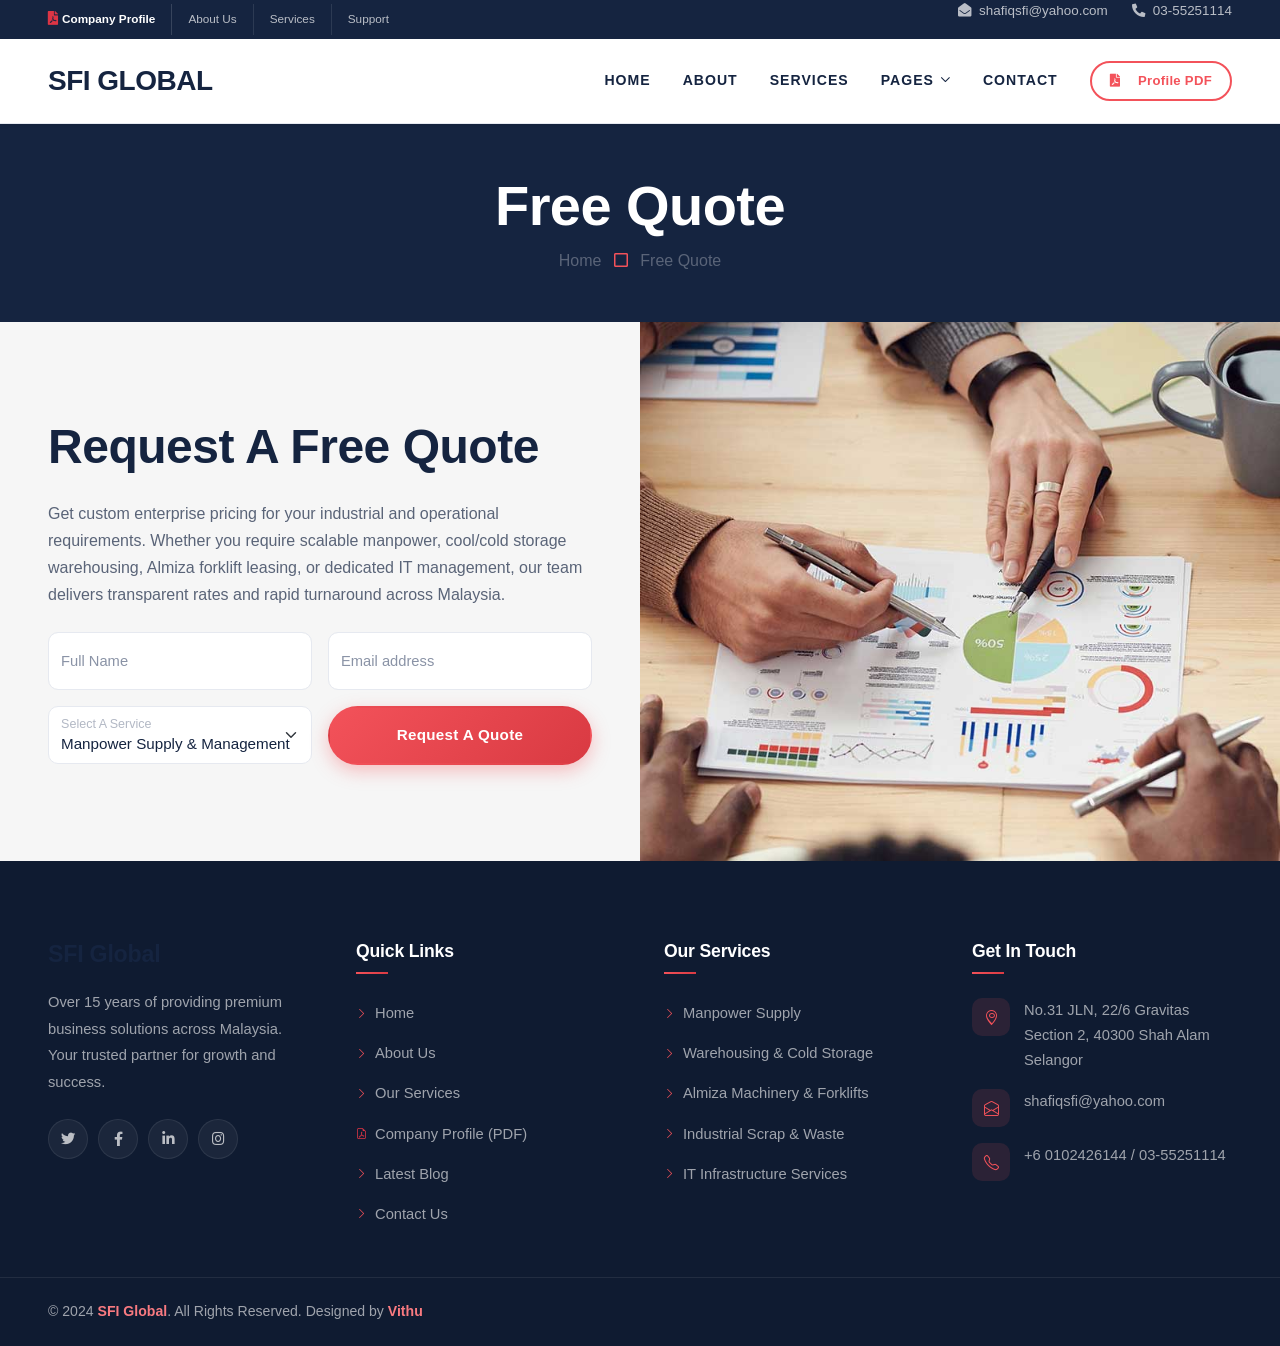
<file: quote.html>
<!DOCTYPE html>
<html lang="en">

<head>
    <meta charset="utf-8">
    <title>Request A Quote — SFI Global SDN. BHD.</title>
    <meta content="width=device-width, initial-scale=1.0" name="viewport">
    <meta content="Request Quote SFI Global, Manpower Quote, Warehouse Storage Cost, Heavy Equipment Rental Rate Malaysia" name="keywords">
    <meta content="Request an immediate corporate quote from SFI Global SDN. BHD. for manpower recruitment, temperature-controlled warehousing, machinery rentals, and IT solutions." name="description">

    <!-- Favicon -->
    <link href="img/favicon.ico" rel="icon">

    <!-- Google Web Fonts -->
    <link rel="preconnect" href="https://fonts.googleapis.com">
    <link rel="preconnect" href="https://fonts.gstatic.com" crossorigin>
    <link href="https://fonts.googleapis.com/css2?family=Barlow:wght@500;600;700&family=Open+Sans:wght@400;600&display=swap" rel="stylesheet"> 

    <!-- Icon Font Stylesheet -->
    <link href="https://cdnjs.cloudflare.com/ajax/libs/font-awesome/5.10.0/css/all.min.css" rel="stylesheet">
    <link href="https://cdn.jsdelivr.net/npm/bootstrap-icons@1.4.1/font/bootstrap-icons.css" rel="stylesheet">

    <!-- Libraries Stylesheet -->
    <link href="lib/owlcarousel/assets/owl.carousel.min.css" rel="stylesheet">

    <!-- Customized Bootstrap Stylesheet -->
    <link href="css/bootstrap.min.css" rel="stylesheet">

    <!-- Template Stylesheet -->
    <link href="css/style.css" rel="stylesheet">
</head>

<body>
    <!-- Topbar Start -->
    <div class="topbar d-none d-lg-block">
        <div class="container-fluid px-5">
            <div class="row align-items-center">
                <div class="col-md-6">
                    <div class="d-inline-flex align-items-center gap-3">
                        <a href="COMPANY PROFILE NEW.pdf" target="_blank" class="py-1 pe-3 text-white fw-bold" style="border-right: 1px solid rgba(255,255,255,0.15);">
                            <i class="fa fa-file-pdf text-danger me-1"></i><small>Company Profile</small>
                        </a>
                        <a href="about.html" class="py-1 pe-3" style="border-right: 1px solid rgba(255,255,255,0.1);">
                            <small>About Us</small>
                        </a>
                        <a href="service.html" class="py-1 pe-3" style="border-right: 1px solid rgba(255,255,255,0.1);">
                            <small>Services</small>
                        </a>
                        <a href="contact.html" class="py-1">
                            <small>Support</small>
                        </a>
                    </div>
                </div>
                <div class="col-md-6 text-end">
                    <div class="contact-info d-inline-flex align-items-center gap-4">
                        <p><i class="fa fa-envelope-open me-2"></i>shafiqsfi@yahoo.com</p>
                        <p><i class="fa fa-phone-alt me-2"></i>03-55251114</p>
                    </div>
                </div>
            </div>
        </div>
    </div>
    <!-- Topbar End -->


    <!-- Navbar Start -->
    <nav class="navbar navbar-expand-lg bg-white navbar-light shadow-sm px-5 py-3 py-lg-0" id="mainNavbar">
        <a href="index.html" class="navbar-brand p-0">
            <h1 class="m-0 text-uppercase">SFI Global</h1>
        </a>
        <button class="navbar-toggler" type="button" data-bs-toggle="collapse" data-bs-target="#navbarCollapse" aria-label="Toggle navigation">
            <span class="navbar-toggler-icon"></span>
        </button>
        <div class="collapse navbar-collapse" id="navbarCollapse">
            <div class="navbar-nav ms-auto py-0 align-items-lg-center">
                <a href="index.html" class="nav-item nav-link">Home</a>
                <a href="about.html" class="nav-item nav-link">About</a>
                <a href="service.html" class="nav-item nav-link">Services</a>
                <div class="nav-item dropdown">
                    <a href="#" class="nav-link dropdown-toggle active" data-bs-toggle="dropdown">Pages</a>
                    <div class="dropdown-menu m-0">
                        <a href="COMPANY PROFILE NEW.pdf" target="_blank" class="dropdown-item fw-bold text-primary"><i class="fa fa-file-pdf text-danger me-2"></i>Company Profile (PDF)</a>
                        <a href="team.html" class="dropdown-item">Our Leadership</a>
                        <a href="blog.html" class="dropdown-item">Our Machinery</a>
                        <a href="detail.html" class="dropdown-item">Blog Detail</a>
                        <a href="feature.html" class="dropdown-item">Features</a>
                        <a href="quote.html" class="dropdown-item active">Quote Form</a>
                        <a href="testimonial.html" class="dropdown-item">Testimonial</a>
                    </div>
                </div>
                <a href="contact.html" class="nav-item nav-link">Contact</a>
                <a href="COMPANY PROFILE NEW.pdf" target="_blank" class="btn btn-outline-primary btn-sm ms-lg-3 my-2 my-lg-0 d-inline-flex align-items-center">
                    <i class="fa fa-file-pdf me-2"></i>Profile PDF
                </a>
            </div>
        </div>
    </nav>
    <!-- Navbar End -->


    <!-- Page Header Start -->
    <div class="container-fluid bg-dark p-5">
        <div class="row">
            <div class="col-12 text-center">
                <h1 class="display-4 text-white">Free Quote</h1>
                <a href="index.html">Home</a>
                <i class="far fa-square text-primary px-2"></i>
                <a href="quote.html">Free Quote</a>
            </div>
        </div>
    </div>
    <!-- Page Header End -->


    <!-- Quote Start -->
    <div class="container-fluid bg-secondary px-0">
        <div class="row g-0">
            <div class="col-lg-6 py-6 px-4 px-md-5">
                <h1 class="display-5 mb-4">Request A Free Quote</h1>
                <p class="mb-4">Get custom enterprise pricing for your industrial and operational requirements. Whether you require scalable manpower, cool/cold storage warehousing, Almiza forklift leasing, or dedicated IT management, our team delivers transparent rates and rapid turnaround across Malaysia.</p>
                <form>
                    <div class="row g-3">
                        <div class="col-12 col-sm-6">
                            <div class="form-floating">
                                <input type="text" class="form-control" id="form-floating-1" placeholder="Your Name">
                                <label for="form-floating-1">Full Name</label>
                            </div>
                        </div>
                        <div class="col-12 col-sm-6">
                            <div class="form-floating">
                                <input type="email" class="form-control" id="form-floating-2" placeholder="name@company.com">
                                <label for="form-floating-2">Email address</label>
                            </div>
                        </div>
                        <div class="col-12 col-sm-6">
                            <div class="form-floating">
                                <select class="form-select" id="floatingSelect" aria-label="Select A Service">
                                    <option selected>Manpower Supply & Management</option>
                                    <option value="1">IT Services & Enterprise Cloud</option>
                                    <option value="2">Warehousing (Cool & Cold Storage)</option>
                                    <option value="3">Waste & Scrap Material Handling</option>
                                    <option value="4">Heavy Equipment Sales & Rentals</option>
                                    <option value="5">Almiza Forklift Machinery & Maintenance</option>
                                </select>
                                <label for="floatingSelect">Select A Service</label>
                            </div>
                        </div>
                        <div class="col-12 col-sm-6">
                            <button class="btn btn-primary w-100 h-100 py-3" type="submit">Request A Quote</button>
                        </div>
                    </div>
                </form>
            </div>
            <div class="col-lg-6" style="min-height: 400px;">
                <div class="position-relative h-100">
                    <img class="position-absolute w-100 h-100" src="img/quote.jpg" style="object-fit: cover;">
                </div>
            </div>
        </div>
    </div>
    <!-- Quote End -->
    

    <!-- Footer Start -->
    <footer class="footer" id="footer">
        <div class="footer-main">
            <div class="container-fluid px-lg-5 px-3">
                <div class="row g-5">
                    <div class="col-lg-3 col-md-6">
                        <div class="footer-brand">
                            <h3>SFI Global</h3>
                            <p>Over 15 years of providing premium business solutions across Malaysia. Your trusted partner for growth and success.</p>
                            <div class="social-links">
                                <a href="#" aria-label="Twitter"><i class="fab fa-twitter"></i></a>
                                <a href="#" aria-label="Facebook"><i class="fab fa-facebook-f"></i></a>
                                <a href="#" aria-label="LinkedIn"><i class="fab fa-linkedin-in"></i></a>
                                <a href="#" aria-label="Instagram"><i class="fab fa-instagram"></i></a>
                            </div>
                        </div>
                    </div>
                    <div class="col-lg-3 col-md-6">
                        <h4>Quick Links</h4>
                        <ul class="footer-links">
                            <li><a href="index.html"><i class="bi bi-chevron-right"></i> Home</a></li>
                            <li><a href="about.html"><i class="bi bi-chevron-right"></i> About Us</a></li>
                            <li><a href="service.html"><i class="bi bi-chevron-right"></i> Our Services</a></li>
                            <li><a href="COMPANY PROFILE NEW.pdf" target="_blank"><i class="bi bi-file-earmark-pdf text-danger"></i> Company Profile (PDF)</a></li>
                            <li><a href="blog.html"><i class="bi bi-chevron-right"></i> Latest Blog</a></li>
                            <li><a href="contact.html"><i class="bi bi-chevron-right"></i> Contact Us</a></li>
                        </ul>
                    </div>
                    <div class="col-lg-3 col-md-6">
                        <h4>Our Services</h4>
                        <ul class="footer-links">
                            <li><a href="service.html"><i class="bi bi-chevron-right"></i> Manpower Supply</a></li>
                            <li><a href="service.html"><i class="bi bi-chevron-right"></i> Warehousing & Cold Storage</a></li>
                            <li><a href="service.html"><i class="bi bi-chevron-right"></i> Almiza Machinery & Forklifts</a></li>
                            <li><a href="service.html"><i class="bi bi-chevron-right"></i> Industrial Scrap & Waste</a></li>
                            <li><a href="service.html"><i class="bi bi-chevron-right"></i> IT Infrastructure Services</a></li>
                        </ul>
                    </div>
                    <div class="col-lg-3 col-md-6">
                        <h4>Get In Touch</h4>
                        <div class="footer-contact">
                            <p><i class="bi bi-geo-alt"></i> No.31 JLN, 22/6 Gravitas Section 2, 40300 Shah Alam Selangor</p>
                            <p><i class="bi bi-envelope-open"></i> shafiqsfi@yahoo.com</p>
                            <p><i class="bi bi-telephone"></i> +6 0102426144 / 03-55251114</p>
                        </div>
                    </div>
                </div>
            </div>
        </div>
        <div class="footer-bottom">
            <div class="container-fluid px-lg-5 px-3">
                <p>&copy; 2024 <a href="#">SFI Global</a>. All Rights Reserved. Designed by <a href="#">Vithu</a></p>
            </div>
        </div>
    </footer>
    <!-- Footer End -->


    <!-- Back to Top -->
    <a href="#" class="btn btn-lg btn-primary btn-lg-square rounded-circle back-to-top"><i class="bi bi-arrow-up"></i></a>


    <!-- JavaScript Libraries -->
    <script src="https://code.jquery.com/jquery-3.4.1.min.js"></script>
    <script src="https://cdn.jsdelivr.net/npm/bootstrap@5.0.0/dist/js/bootstrap.bundle.min.js"></script>
    <script src="lib/easing/easing.min.js"></script>
    <script src="lib/waypoints/waypoints.min.js"></script>
    <script src="lib/owlcarousel/owl.carousel.min.js"></script>

    <!-- Template Javascript -->
    <script src="js/main.js"></script>
</body>

</html>
</file>
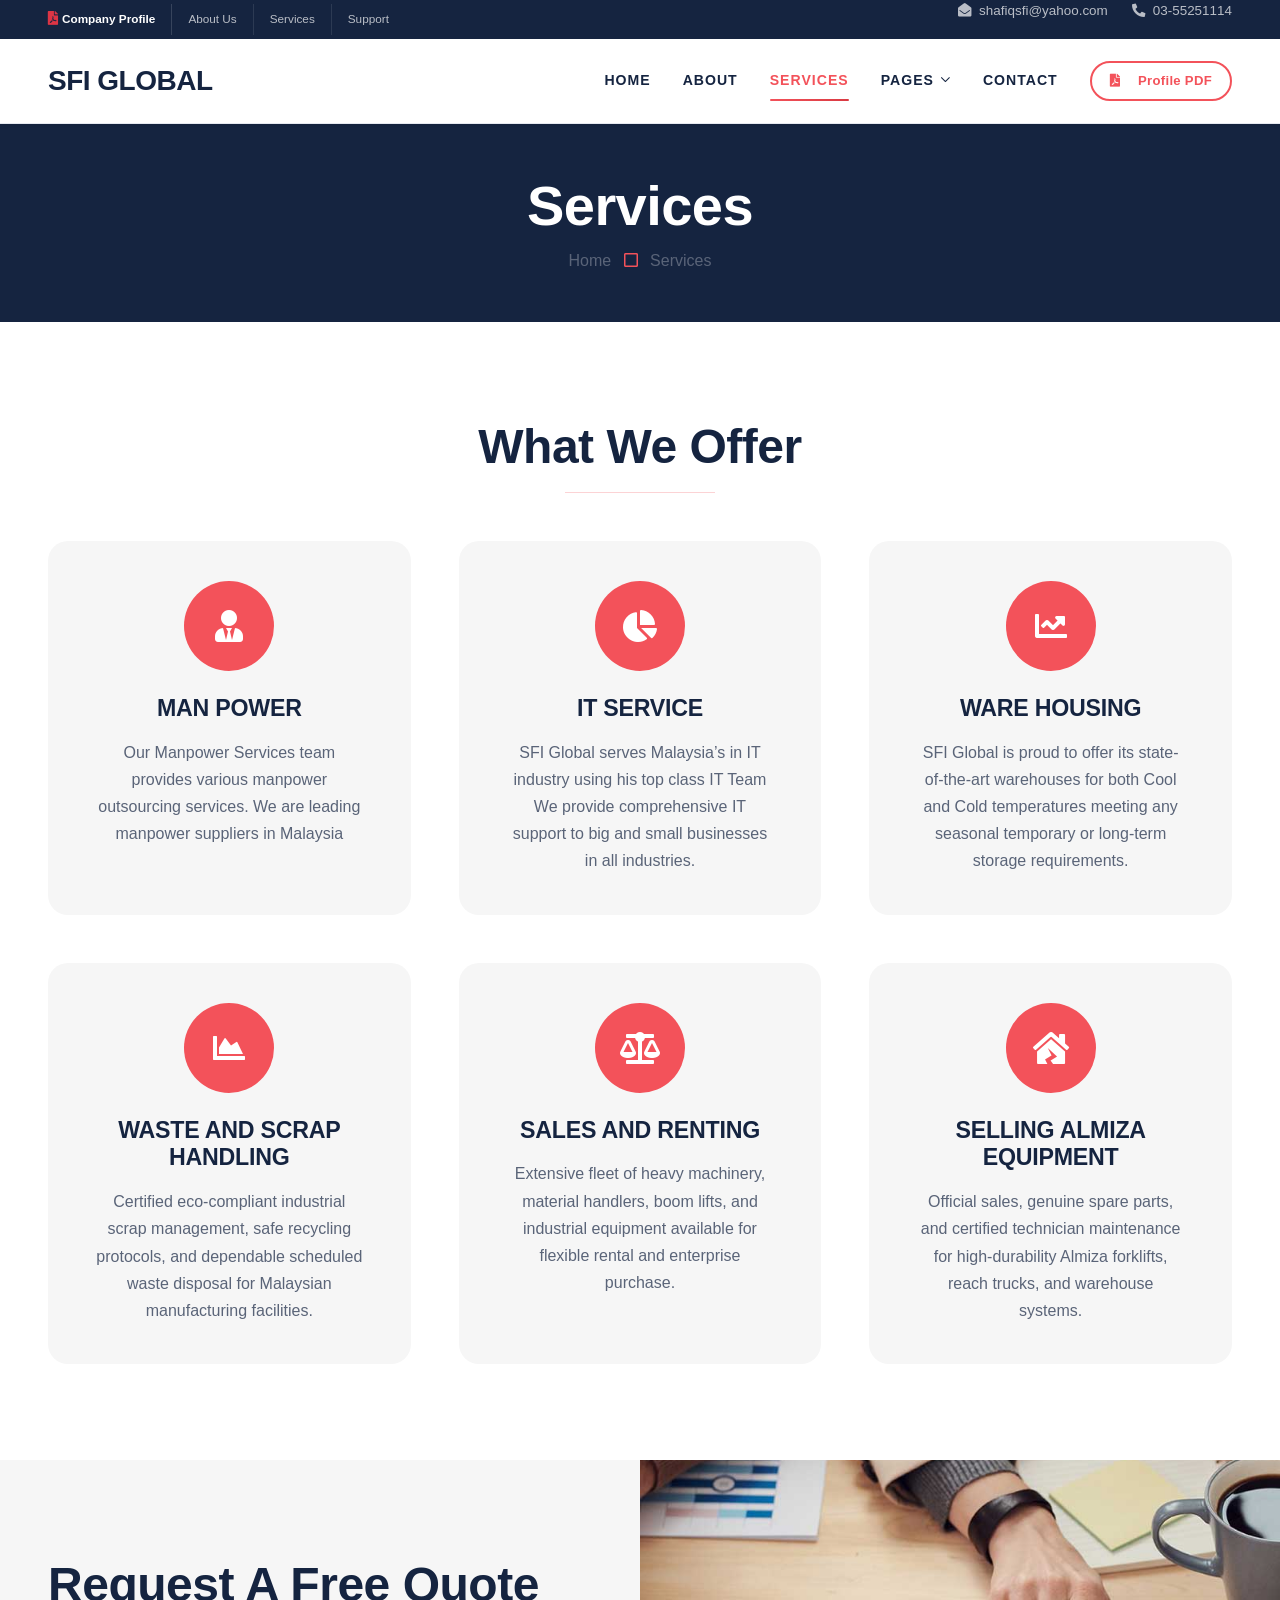
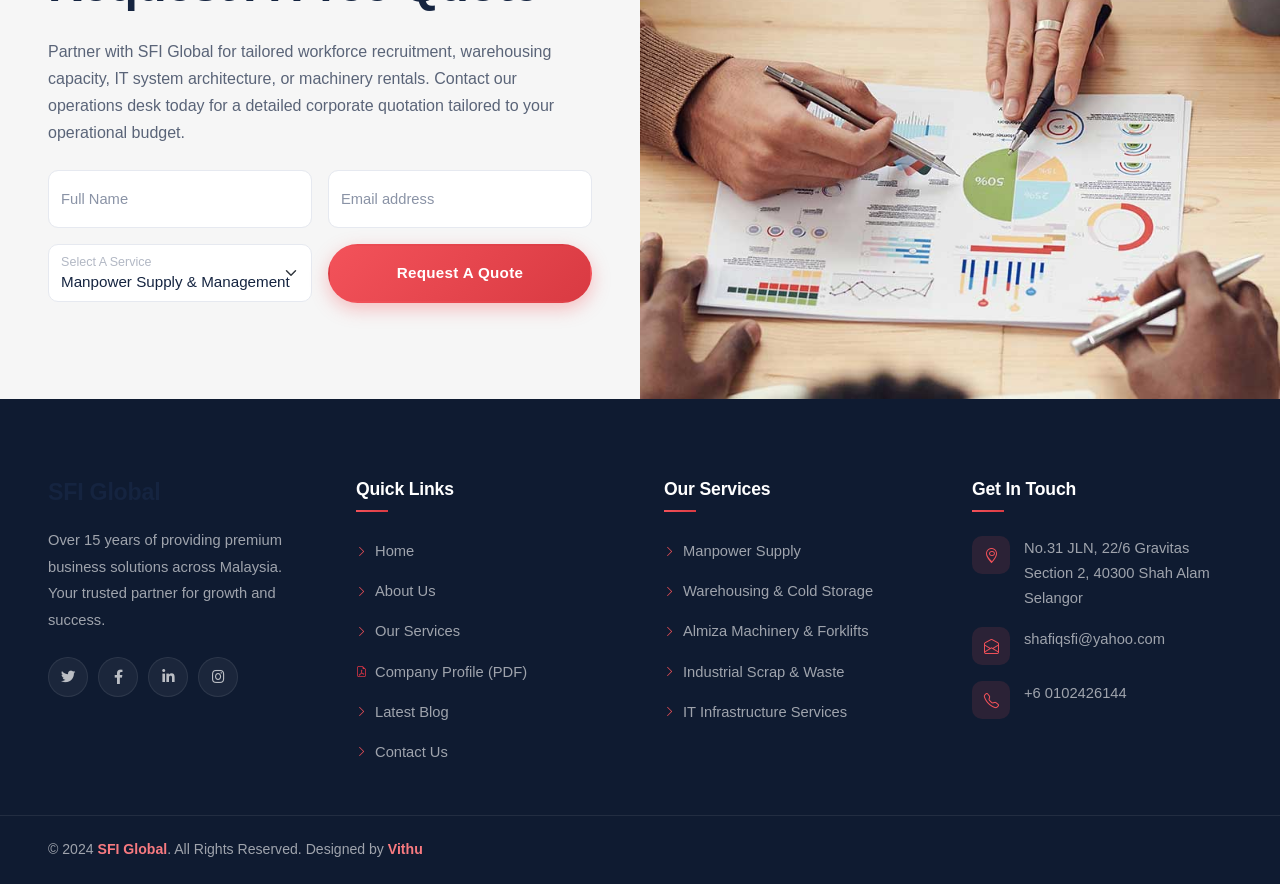
<file: service.html>
<!DOCTYPE html>
<html lang="en">

<head>
    <meta charset="utf-8">
    <title>Services — SFI Global SDN. BHD.</title>
    <meta content="width=device-width, initial-scale=1.0" name="viewport">
    <meta content="SFI Global Services, Manpower Supply Malaysia, Warehousing, IT Solutions, Heavy Equipment Rental, Forklift Sales, Scrap Handling" name="keywords">
    <meta content="Explore enterprise solutions by SFI Global SDN. BHD.: professional manpower supply, cold storage warehousing, IT infrastructure, heavy machinery rentals, and certified industrial waste handling." name="description">

    <!-- Favicon -->
    <link href="img/favicon.ico" rel="icon">

    <!-- Google Web Fonts -->
    <link rel="preconnect" href="https://fonts.googleapis.com">
    <link rel="preconnect" href="https://fonts.gstatic.com" crossorigin>
    <link href="https://fonts.googleapis.com/css2?family=Barlow:wght@500;600;700&family=Open+Sans:wght@400;600&display=swap" rel="stylesheet"> 

    <!-- Icon Font Stylesheet -->
    <link href="https://cdnjs.cloudflare.com/ajax/libs/font-awesome/5.10.0/css/all.min.css" rel="stylesheet">
    <link href="https://cdn.jsdelivr.net/npm/bootstrap-icons@1.4.1/font/bootstrap-icons.css" rel="stylesheet">

    <!-- Libraries Stylesheet -->
    <link href="lib/owlcarousel/assets/owl.carousel.min.css" rel="stylesheet">

    <!-- Customized Bootstrap Stylesheet -->
    <link href="css/bootstrap.min.css" rel="stylesheet">

    <!-- Template Stylesheet -->
    <link href="css/style.css" rel="stylesheet">
</head>

<body>
    <!-- Topbar Start -->
    <div class="topbar d-none d-lg-block">
        <div class="container-fluid px-5">
            <div class="row align-items-center">
                <div class="col-md-6">
                    <div class="d-inline-flex align-items-center gap-3">
                        <a href="COMPANY PROFILE NEW.pdf" target="_blank" class="py-1 pe-3 text-white fw-bold" style="border-right: 1px solid rgba(255,255,255,0.15);">
                            <i class="fa fa-file-pdf text-danger me-1"></i><small>Company Profile</small>
                        </a>
                        <a href="about.html" class="py-1 pe-3" style="border-right: 1px solid rgba(255,255,255,0.1);">
                            <small>About Us</small>
                        </a>
                        <a href="service.html" class="py-1 pe-3" style="border-right: 1px solid rgba(255,255,255,0.1);">
                            <small>Services</small>
                        </a>
                        <a href="contact.html" class="py-1">
                            <small>Support</small>
                        </a>
                    </div>
                </div>
                <div class="col-md-6 text-end">
                    <div class="contact-info d-inline-flex align-items-center gap-4">
                        <p><i class="fa fa-envelope-open me-2"></i>shafiqsfi@yahoo.com</p>
                        <p><i class="fa fa-phone-alt me-2"></i>03-55251114</p>
                    </div>
                </div>
            </div>
        </div>
    </div>
    <!-- Topbar End -->

    <!-- Navbar Start -->
    <nav class="navbar navbar-expand-lg bg-white navbar-light shadow-sm px-5 py-3 py-lg-0" id="mainNavbar">
        <a href="index.html" class="navbar-brand p-0">
            <h1 class="m-0 text-uppercase">SFI Global</h1>
        </a>
        <button class="navbar-toggler" type="button" data-bs-toggle="collapse" data-bs-target="#navbarCollapse" aria-label="Toggle navigation">
            <span class="navbar-toggler-icon"></span>
        </button>
        <div class="collapse navbar-collapse" id="navbarCollapse">
            <div class="navbar-nav ms-auto py-0 align-items-lg-center">
                <a href="index.html" class="nav-item nav-link">Home</a>
                <a href="about.html" class="nav-item nav-link">About</a>
                <a href="service.html" class="nav-item nav-link active">Services</a>
                <div class="nav-item dropdown">
                    <a href="#" class="nav-link dropdown-toggle" data-bs-toggle="dropdown">Pages</a>
                    <div class="dropdown-menu m-0">
                        <a href="COMPANY PROFILE NEW.pdf" target="_blank" class="dropdown-item fw-bold text-primary"><i class="fa fa-file-pdf text-danger me-2"></i>Company Profile (PDF)</a>
                        <a href="team.html" class="dropdown-item">Our Leadership</a>
                        <a href="blog.html" class="dropdown-item">Our Machinery</a>
                        <a href="detail.html" class="dropdown-item">Blog Detail</a>
                        <a href="feature.html" class="dropdown-item">Features</a>
                        <a href="quote.html" class="dropdown-item">Quote Form</a>
                        <a href="testimonial.html" class="dropdown-item">Testimonial</a>
                    </div>
                </div>
                <a href="contact.html" class="nav-item nav-link">Contact</a>
                <a href="COMPANY PROFILE NEW.pdf" target="_blank" class="btn btn-outline-primary btn-sm ms-lg-3 my-2 my-lg-0 d-inline-flex align-items-center">
                    <i class="fa fa-file-pdf me-2"></i>Profile PDF
                </a>
            </div>
        </div>
    </nav>
    <!-- Navbar End -->


    <!-- Page Header Start -->
    <div class="container-fluid bg-dark p-5">
        <div class="row">
            <div class="col-12 text-center">
                <h1 class="display-4 text-white">Services</h1>
                <a href="index.html">Home</a>
                <i class="far fa-square text-primary px-2"></i>
                <a href="service.html">Services</a>
            </div>
        </div>
    </div>
    <!-- Page Header End -->
    

    <!-- Services Start -->
    <div class="container-fluid py-6 px-5">
        <div class="text-center mx-auto mb-5" style="max-width: 600px;">
            <h1 class="display-5 mb-0">What We Offer</h1>
            <hr class="w-25 mx-auto bg-primary">
        </div>
        <div class="row g-5">
            <div class="col-lg-4 col-md-6">
                <div class="service-item bg-secondary text-center px-5">
                    <div class="d-flex align-items-center justify-content-center bg-primary text-white rounded-circle mx-auto mb-4" style="width: 90px; height: 90px;">
                        <i class="fa fa-user-tie fa-2x"></i>
                    </div>
                    <h3 class="mb-3">MAN POWER</h3>
                    <p class="mb-0">Our Manpower Services team provides various manpower outsourcing services. We are leading manpower suppliers in Malaysia</p>
                </div>
            </div>
            <div class="col-lg-4 col-md-6">
                <div class="service-item bg-secondary text-center px-5">
                    <div class="d-flex align-items-center justify-content-center bg-primary text-white rounded-circle mx-auto mb-4" style="width: 90px; height: 90px;">
                        <i class="fa fa-chart-pie fa-2x"></i>
                    </div>
                    <h3 class="mb-3">IT SERVICE</h3>
                    <p class="mb-0">SFI Global serves Malaysia’s in IT industry using his top class IT Team We provide comprehensive IT support to big and small businesses in all industries.</p>
                </div>
            </div>
            <div class="col-lg-4 col-md-6">
                <div class="service-item bg-secondary text-center px-5">
                    <div class="d-flex align-items-center justify-content-center bg-primary text-white rounded-circle mx-auto mb-4" style="width: 90px; height: 90px;">
                        <i class="fa fa-chart-line fa-2x"></i>
                    </div>
                    <h3 class="mb-3">WARE HOUSING</h3>
                    <p class="mb-0">SFI Global is proud to offer its state-of-the-art warehouses for both Cool and Cold temperatures meeting any seasonal temporary or long-term storage requirements.</p>
                </div>
            </div>
            <div class="col-lg-4 col-md-6">
                <div class="service-item bg-secondary text-center px-5">
                    <div class="d-flex align-items-center justify-content-center bg-primary text-white rounded-circle mx-auto mb-4" style="width: 90px; height: 90px;">
                        <i class="fa fa-chart-area fa-2x"></i>
                    </div>
                    <h3 class="mb-3">WASTE AND SCRAP HANDLING</h3>
                    <p class="mb-0">Certified eco-compliant industrial scrap management, safe recycling protocols, and dependable scheduled waste disposal for Malaysian manufacturing facilities.</p>
                </div>
            </div>
            <div class="col-lg-4 col-md-6">
                <div class="service-item bg-secondary text-center px-5">
                    <div class="d-flex align-items-center justify-content-center bg-primary text-white rounded-circle mx-auto mb-4" style="width: 90px; height: 90px;">
                        <i class="fa fa-balance-scale fa-2x"></i>
                    </div>
                    <h3 class="mb-3">SALES AND RENTING</h3>
                    <p class="mb-0">Extensive fleet of heavy machinery, material handlers, boom lifts, and industrial equipment available for flexible rental and enterprise purchase.</p>
                </div>
            </div>
            <div class="col-lg-4 col-md-6">
                <div class="service-item bg-secondary text-center px-5">
                    <div class="d-flex align-items-center justify-content-center bg-primary text-white rounded-circle mx-auto mb-4" style="width: 90px; height: 90px;">
                        <i class="fa fa-house-damage fa-2x"></i>
                    </div>
                    <h3 class="mb-3">SELLING ALMIZA EQUIPMENT</h3>
                    <p class="mb-0">Official sales, genuine spare parts, and certified technician maintenance for high-durability Almiza forklifts, reach trucks, and warehouse systems.</p>
                </div>
            </div>
        </div>
    </div>
    <!-- Services End -->


    <!-- Quote Start -->
    <div class="container-fluid bg-secondary px-0">
        <div class="row g-0">
            <div class="col-lg-6 py-6 px-4 px-md-5">
                <h1 class="display-5 mb-4">Request A Free Quote</h1>
                <p class="mb-4">Partner with SFI Global for tailored workforce recruitment, warehousing capacity, IT system architecture, or machinery rentals. Contact our operations desk today for a detailed corporate quotation tailored to your operational budget.</p>
                <form>
                    <div class="row g-3">
                        <div class="col-12 col-sm-6">
                            <div class="form-floating">
                                <input type="text" class="form-control" id="form-floating-1" placeholder="Your Name">
                                <label for="form-floating-1">Full Name</label>
                            </div>
                        </div>
                        <div class="col-12 col-sm-6">
                            <div class="form-floating">
                                <input type="email" class="form-control" id="form-floating-2" placeholder="name@company.com">
                                <label for="form-floating-2">Email address</label>
                            </div>
                        </div>
                        <div class="col-12 col-sm-6">
                            <div class="form-floating">
                                <select class="form-select" id="floatingSelect" aria-label="Select A Service">
                                    <option selected>Manpower Supply & Management</option>
                                    <option value="1">IT Services & Enterprise Cloud</option>
                                    <option value="2">Warehousing (Cool & Cold Storage)</option>
                                    <option value="3">Waste & Scrap Material Handling</option>
                                    <option value="4">Heavy Equipment Sales & Rentals</option>
                                    <option value="5">Almiza Forklift Machinery & Maintenance</option>
                                </select>
                                <label for="floatingSelect">Select A Service</label>
                            </div>
                        </div>
                        <div class="col-12 col-sm-6">
                            <button class="btn btn-primary w-100 h-100 py-3" type="submit">Request A Quote</button>
                        </div>
                    </div>
                </form>
            </div>
            <div class="col-lg-6" style="min-height: 400px;">
                <div class="position-relative h-100">
                    <img class="position-absolute w-100 h-100" src="img/quote.jpg" style="object-fit: cover;">
                </div>
            </div>
        </div>
    </div>
    <!-- Quote End -->
    

    <!-- Footer Start -->
    <footer class="footer" id="footer">
        <div class="footer-main">
            <div class="container-fluid px-lg-5 px-3">
                <div class="row g-5">
                    <div class="col-lg-3 col-md-6">
                        <div class="footer-brand">
                            <h3>SFI Global</h3>
                            <p>Over 15 years of providing premium business solutions across Malaysia. Your trusted partner for growth and success.</p>
                            <div class="social-links">
                                <a href="#" aria-label="Twitter"><i class="fab fa-twitter"></i></a>
                                <a href="#" aria-label="Facebook"><i class="fab fa-facebook-f"></i></a>
                                <a href="#" aria-label="LinkedIn"><i class="fab fa-linkedin-in"></i></a>
                                <a href="#" aria-label="Instagram"><i class="fab fa-instagram"></i></a>
                            </div>
                        </div>
                    </div>
                    <div class="col-lg-3 col-md-6">
                        <h4>Quick Links</h4>
                        <ul class="footer-links">
                            <li><a href="index.html"><i class="bi bi-chevron-right"></i> Home</a></li>
                            <li><a href="about.html"><i class="bi bi-chevron-right"></i> About Us</a></li>
                            <li><a href="service.html"><i class="bi bi-chevron-right"></i> Our Services</a></li>
                            <li><a href="COMPANY PROFILE NEW.pdf" target="_blank"><i class="bi bi-file-earmark-pdf text-danger"></i> Company Profile (PDF)</a></li>
                            <li><a href="blog.html"><i class="bi bi-chevron-right"></i> Latest Blog</a></li>
                            <li><a href="contact.html"><i class="bi bi-chevron-right"></i> Contact Us</a></li>
                        </ul>
                    </div>
                    <div class="col-lg-3 col-md-6">
                        <h4>Our Services</h4>
                        <ul class="footer-links">
                            <li><a href="service.html"><i class="bi bi-chevron-right"></i> Manpower Supply</a></li>
                            <li><a href="service.html"><i class="bi bi-chevron-right"></i> Warehousing & Cold Storage</a></li>
                            <li><a href="service.html"><i class="bi bi-chevron-right"></i> Almiza Machinery & Forklifts</a></li>
                            <li><a href="service.html"><i class="bi bi-chevron-right"></i> Industrial Scrap & Waste</a></li>
                            <li><a href="service.html"><i class="bi bi-chevron-right"></i> IT Infrastructure Services</a></li>
                        </ul>
                    </div>
                    <div class="col-lg-3 col-md-6">
                        <h4>Get In Touch</h4>
                        <div class="footer-contact">
                            <p><i class="bi bi-geo-alt"></i> No.31 JLN, 22/6 Gravitas Section 2, 40300 Shah Alam Selangor</p>
                            <p><i class="bi bi-envelope-open"></i> shafiqsfi@yahoo.com</p>
                            <p><i class="bi bi-telephone"></i> +6 0102426144</p>
                        </div>
                    </div>
                </div>
            </div>
        </div>
        <div class="footer-bottom">
            <div class="container-fluid px-lg-5 px-3">
                <p>&copy; 2024 <a href="#">SFI Global</a>. All Rights Reserved. Designed by <a href="#">Vithu</a></p>
            </div>
        </div>
    </footer>
    <!-- Footer End -->


    <!-- Back to Top -->
    <a href="#" class="btn btn-lg btn-primary btn-lg-square rounded-circle back-to-top"><i class="bi bi-arrow-up"></i></a>


    <!-- JavaScript Libraries -->
    <script src="https://code.jquery.com/jquery-3.4.1.min.js"></script>
    <script src="https://cdn.jsdelivr.net/npm/bootstrap@5.0.0/dist/js/bootstrap.bundle.min.js"></script>
    <script src="lib/easing/easing.min.js"></script>
    <script src="lib/waypoints/waypoints.min.js"></script>
    <script src="lib/owlcarousel/owl.carousel.min.js"></script>

    <!-- Template Javascript -->
    <script src="js/main.js"></script>
</body>

</html>
</file>
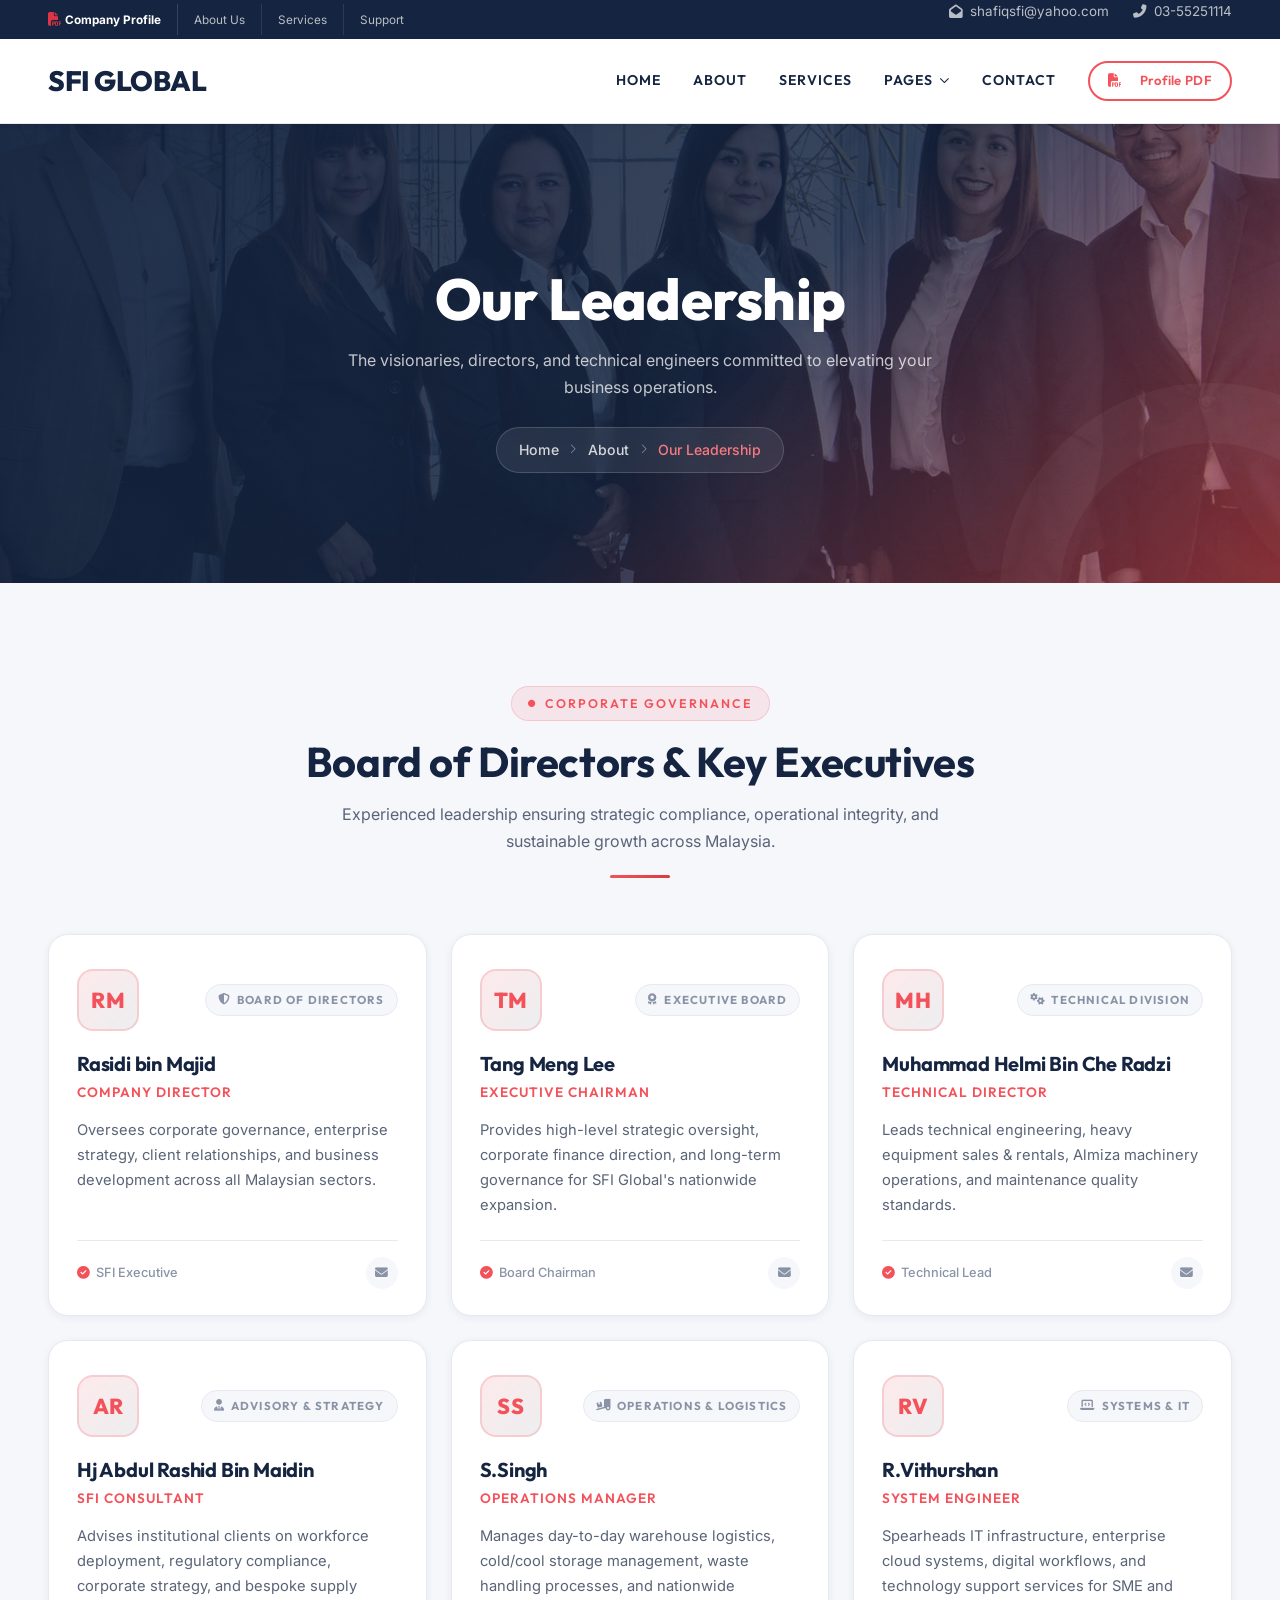
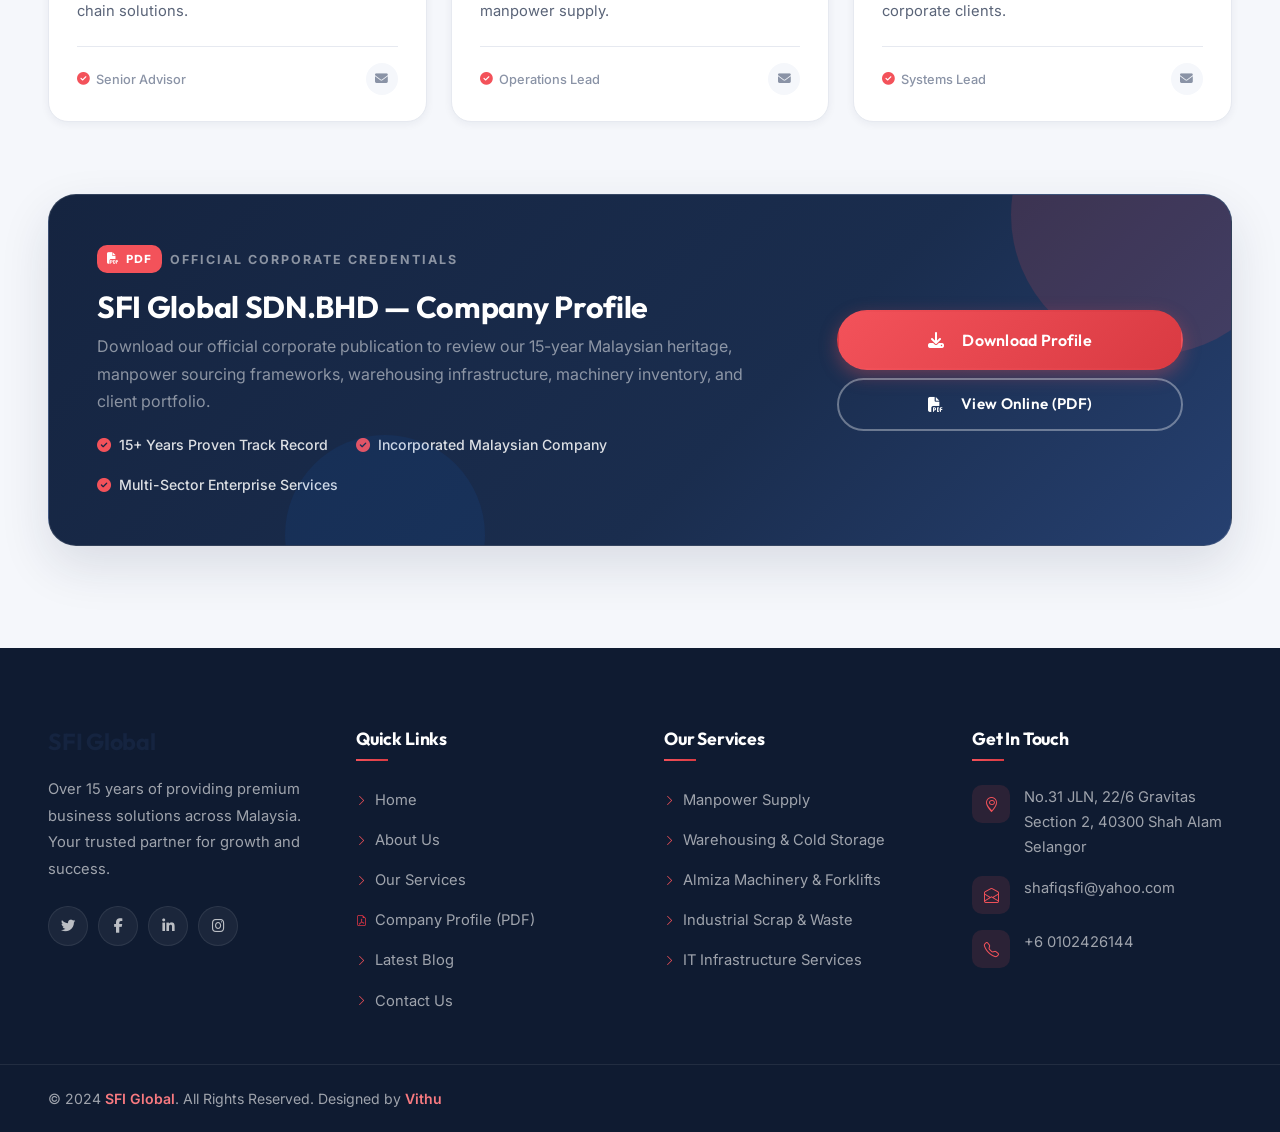
<file: team.html>
<!DOCTYPE html>
<html lang="en">

<head>
    <meta charset="utf-8">
    <title>Our Leadership — SFI Global SDN.BHD</title>
    <meta content="width=device-width, initial-scale=1.0" name="viewport">
    <meta content="SFI Global leadership, company directors, executive management, Malaysia" name="keywords">
    <meta content="Meet the executive leadership and management team of SFI Global SDN.BHD, driving business solutions across Malaysia." name="description">

    <!-- Favicon -->
    <link href="img/favicon.ico" rel="icon">

    <!-- Google Web Fonts -->
    <link rel="preconnect" href="https://fonts.googleapis.com">
    <link rel="preconnect" href="https://fonts.gstatic.com" crossorigin>
    <link href="https://fonts.googleapis.com/css2?family=Inter:wght@400;500;600;700&family=Outfit:wght@500;600;700;800&display=swap" rel="stylesheet">

    <!-- Icon Font Stylesheet -->
    <link href="https://cdnjs.cloudflare.com/ajax/libs/font-awesome/6.5.1/css/all.min.css" rel="stylesheet">
    <link href="https://cdn.jsdelivr.net/npm/bootstrap-icons@1.11.3/font/bootstrap-icons.css" rel="stylesheet">

    <!-- Customized Bootstrap Stylesheet -->
    <link href="css/bootstrap.min.css" rel="stylesheet">

    <!-- Template Stylesheet -->
    <link href="css/style.css" rel="stylesheet">
</head>

<body>
    <!-- Topbar Start -->
    <div class="topbar d-none d-lg-block">
        <div class="container-fluid px-5">
            <div class="row align-items-center">
                <div class="col-md-6">
                    <div class="d-inline-flex align-items-center gap-3">
                        <a href="COMPANY PROFILE NEW.pdf" target="_blank" class="py-1 pe-3 text-white fw-bold" style="border-right: 1px solid rgba(255,255,255,0.15);">
                            <i class="fa fa-file-pdf text-danger me-1"></i><small>Company Profile</small>
                        </a>
                        <a href="about.html" class="py-1 pe-3" style="border-right: 1px solid rgba(255,255,255,0.1);">
                            <small>About Us</small>
                        </a>
                        <a href="service.html" class="py-1 pe-3" style="border-right: 1px solid rgba(255,255,255,0.1);">
                            <small>Services</small>
                        </a>
                        <a href="contact.html" class="py-1">
                            <small>Support</small>
                        </a>
                    </div>
                </div>
                <div class="col-md-6 text-end">
                    <div class="contact-info d-inline-flex align-items-center gap-4">
                        <p><i class="fa fa-envelope-open me-2"></i>shafiqsfi@yahoo.com</p>
                        <p><i class="fa fa-phone-alt me-2"></i>03-55251114</p>
                    </div>
                </div>
            </div>
        </div>
    </div>
    <!-- Topbar End -->

    <!-- Navbar Start -->
    <nav class="navbar navbar-expand-lg bg-white navbar-light shadow-sm px-5 py-3 py-lg-0" id="mainNavbar">
        <a href="index.html" class="navbar-brand p-0">
            <h1 class="m-0 text-uppercase">SFI Global</h1>
        </a>
        <button class="navbar-toggler" type="button" data-bs-toggle="collapse" data-bs-target="#navbarCollapse" aria-label="Toggle navigation">
            <span class="navbar-toggler-icon"></span>
        </button>
        <div class="collapse navbar-collapse" id="navbarCollapse">
            <div class="navbar-nav ms-auto py-0 align-items-lg-center">
                <a href="index.html" class="nav-item nav-link">Home</a>
                <a href="about.html" class="nav-item nav-link">About</a>
                <a href="service.html" class="nav-item nav-link">Services</a>
                <div class="nav-item dropdown">
                    <a href="#" class="nav-link dropdown-toggle active" data-bs-toggle="dropdown">Pages</a>
                    <div class="dropdown-menu m-0">
                        <a href="COMPANY PROFILE NEW.pdf" target="_blank" class="dropdown-item fw-bold text-primary"><i class="fa fa-file-pdf text-danger me-2"></i>Company Profile (PDF)</a>
                        <a href="team.html" class="dropdown-item active">Our Leadership</a>
                        <a href="blog.html" class="dropdown-item">Our Machinery</a>
                        <a href="detail.html" class="dropdown-item">Blog Detail</a>
                        <a href="feature.html" class="dropdown-item">Features</a>
                        <a href="quote.html" class="dropdown-item">Quote Form</a>
                        <a href="testimonial.html" class="dropdown-item">Testimonial</a>
                    </div>
                </div>
                <a href="contact.html" class="nav-item nav-link">Contact</a>
                <a href="COMPANY PROFILE NEW.pdf" target="_blank" class="btn btn-outline-primary btn-sm ms-lg-3 my-2 my-lg-0 d-inline-flex align-items-center">
                    <i class="fa fa-file-pdf me-2"></i>Profile PDF
                </a>
            </div>
        </div>
    </nav>
    <!-- Navbar End -->

    <main>
        <!-- Page Header Start -->
        <section class="page-header">
            <div class="container">
                <h1>Our Leadership</h1>
                <p>The visionaries, directors, and technical engineers committed to elevating your business operations.</p>
                <nav aria-label="breadcrumb">
                    <ol class="breadcrumb">
                        <li class="breadcrumb-item"><a href="index.html">Home</a></li>
                        <li class="breadcrumb-item"><a href="about.html">About</a></li>
                        <li class="breadcrumb-item active" aria-current="page">Our Leadership</li>
                    </ol>
                </nav>
            </div>
        </section>
        <!-- Page Header End -->

        <!-- Leadership Section Start (Image-free, modern executive cards) -->
        <section class="section bg-soft" id="leadership">
            <div class="container-fluid px-lg-5 px-3">
                <div class="section-header reveal">
                    <div class="section-badge">
                        <i class="fa fa-circle"></i> Corporate Governance
                    </div>
                    <h2>Board of Directors & Key Executives</h2>
                    <p>Experienced leadership ensuring strategic compliance, operational integrity, and sustainable growth across Malaysia.</p>
                    <div class="section-line"></div>
                </div>

                <div class="row g-4">
                    <!-- Director 1 -->
                    <div class="col-lg-4 col-md-6 reveal stagger-1">
                        <div class="executive-card">
                            <div class="executive-card-header">
                                <div class="executive-avatar">RM</div>
                                <span class="executive-badge"><i class="fa fa-shield-alt"></i> Board of Directors</span>
                            </div>
                            <h3 class="executive-name">Rasidi bin Majid</h3>
                            <p class="executive-role">Company Director</p>
                            <p class="executive-desc">Oversees corporate governance, enterprise strategy, client relationships, and business development across all Malaysian sectors.</p>
                            <div class="executive-footer">
                                <span class="executive-tag"><i class="fa fa-check-circle"></i> SFI Executive</span>
                                <a href="contact.html" class="executive-link" title="Contact Director" aria-label="Contact Rasidi bin Majid"><i class="fa fa-envelope"></i></a>
                            </div>
                        </div>
                    </div>

                    <!-- Director 2 -->
                    <div class="col-lg-4 col-md-6 reveal stagger-2">
                        <div class="executive-card">
                            <div class="executive-card-header">
                                <div class="executive-avatar">TM</div>
                                <span class="executive-badge"><i class="fa fa-award"></i> Executive Board</span>
                            </div>
                            <h3 class="executive-name">Tang Meng Lee</h3>
                            <p class="executive-role">Executive Chairman</p>
                            <p class="executive-desc">Provides high-level strategic oversight, corporate finance direction, and long-term governance for SFI Global's nationwide expansion.</p>
                            <div class="executive-footer">
                                <span class="executive-tag"><i class="fa fa-check-circle"></i> Board Chairman</span>
                                <a href="contact.html" class="executive-link" title="Contact Chairman" aria-label="Contact Tang Meng Lee"><i class="fa fa-envelope"></i></a>
                            </div>
                        </div>
                    </div>

                    <!-- Director 3 -->
                    <div class="col-lg-4 col-md-6 reveal stagger-3">
                        <div class="executive-card">
                            <div class="executive-card-header">
                                <div class="executive-avatar">MH</div>
                                <span class="executive-badge"><i class="fa fa-cogs"></i> Technical Division</span>
                            </div>
                            <h3 class="executive-name">Muhammad Helmi Bin Che Radzi</h3>
                            <p class="executive-role">Technical Director</p>
                            <p class="executive-desc">Leads technical engineering, heavy equipment sales & rentals, Almiza machinery operations, and maintenance quality standards.</p>
                            <div class="executive-footer">
                                <span class="executive-tag"><i class="fa fa-check-circle"></i> Technical Lead</span>
                                <a href="contact.html" class="executive-link" title="Contact Technical Director" aria-label="Contact Muhammad Helmi Bin Che Radzi"><i class="fa fa-envelope"></i></a>
                            </div>
                        </div>
                    </div>

                    <!-- Member 4 -->
                    <div class="col-lg-4 col-md-6 reveal stagger-4">
                        <div class="executive-card">
                            <div class="executive-card-header">
                                <div class="executive-avatar">AR</div>
                                <span class="executive-badge"><i class="fa fa-user-tie"></i> Advisory & Strategy</span>
                            </div>
                            <h3 class="executive-name">Hj Abdul Rashid Bin Maidin</h3>
                            <p class="executive-role">SFI Consultant</p>
                            <p class="executive-desc">Advises institutional clients on workforce deployment, regulatory compliance, corporate strategy, and bespoke supply chain solutions.</p>
                            <div class="executive-footer">
                                <span class="executive-tag"><i class="fa fa-check-circle"></i> Senior Advisor</span>
                                <a href="contact.html" class="executive-link" title="Contact Consultant" aria-label="Contact Hj Abdul Rashid Bin Maidin"><i class="fa fa-envelope"></i></a>
                            </div>
                        </div>
                    </div>

                    <!-- Member 5 -->
                    <div class="col-lg-4 col-md-6 reveal stagger-5">
                        <div class="executive-card">
                            <div class="executive-card-header">
                                <div class="executive-avatar">SS</div>
                                <span class="executive-badge"><i class="fa fa-truck-loading"></i> Operations & Logistics</span>
                            </div>
                            <h3 class="executive-name">S.Singh</h3>
                            <p class="executive-role">Operations Manager</p>
                            <p class="executive-desc">Manages day-to-day warehouse logistics, cold/cool storage management, waste handling processes, and nationwide manpower supply.</p>
                            <div class="executive-footer">
                                <span class="executive-tag"><i class="fa fa-check-circle"></i> Operations Lead</span>
                                <a href="contact.html" class="executive-link" title="Contact Operations" aria-label="Contact S.Singh"><i class="fa fa-envelope"></i></a>
                            </div>
                        </div>
                    </div>

                    <!-- Member 6 -->
                    <div class="col-lg-4 col-md-6 reveal stagger-6">
                        <div class="executive-card">
                            <div class="executive-card-header">
                                <div class="executive-avatar">RV</div>
                                <span class="executive-badge"><i class="fa fa-laptop-code"></i> Systems & IT</span>
                            </div>
                            <h3 class="executive-name">R.Vithurshan</h3>
                            <p class="executive-role">System Engineer</p>
                            <p class="executive-desc">Spearheads IT infrastructure, enterprise cloud systems, digital workflows, and technology support services for SME and corporate clients.</p>
                            <div class="executive-footer">
                                <span class="executive-tag"><i class="fa fa-check-circle"></i> Systems Lead</span>
                                <a href="contact.html" class="executive-link" title="Contact Engineer" aria-label="Contact R.Vithurshan"><i class="fa fa-envelope"></i></a>
                            </div>
                        </div>
                    </div>

                    <!-- Official Company Profile Connection Banner -->
                    <div class="col-12 reveal">
                        <div class="company-profile-banner">
                            <div class="row align-items-center g-4">
                                <div class="col-lg-8">
                                    <div class="d-inline-flex align-items-center gap-2 mb-3">
                                        <span class="badge-pdf"><i class="fa fa-file-pdf"></i> PDF</span>
                                        <span class="text-uppercase fw-bold text-white-50" style="letter-spacing: 2px; font-size: 0.78rem;">Official Corporate Credentials</span>
                                    </div>
                                    <h3 class="text-white mb-2" style="font-size: clamp(1.4rem, 2.5vw, 1.9rem);">SFI Global SDN.BHD — Company Profile</h3>
                                    <p class="text-white-50 mb-0" style="max-width: 650px;">
                                        Download our official corporate publication to review our 15-year Malaysian heritage, manpower sourcing frameworks, warehousing infrastructure, machinery inventory, and client portfolio.
                                    </p>
                                    <div class="profile-features">
                                        <div class="profile-feature-item">
                                            <i class="fa fa-check-circle"></i>
                                            <span>15+ Years Proven Track Record</span>
                                        </div>
                                        <div class="profile-feature-item">
                                            <i class="fa fa-check-circle"></i>
                                            <span>Incorporated Malaysian Company</span>
                                        </div>
                                        <div class="profile-feature-item">
                                            <i class="fa fa-check-circle"></i>
                                            <span>Multi-Sector Enterprise Services</span>
                                        </div>
                                    </div>
                                </div>
                                <div class="col-lg-4 text-lg-end text-start">
                                    <div class="d-flex flex-column flex-sm-row flex-lg-column gap-2 justify-content-lg-end">
                                        <a href="COMPANY PROFILE NEW.pdf" target="_blank" class="btn btn-primary btn-lg" id="download-company-profile">
                                            <i class="fa fa-download me-2"></i>Download Profile
                                        </a>
                                        <a href="COMPANY PROFILE NEW.pdf" target="_blank" class="btn btn-outline-light" id="view-company-profile">
                                            <i class="fa fa-file-pdf me-2"></i>View Online (PDF)
                                        </a>
                                    </div>
                                </div>
                            </div>
                        </div>
                    </div>
                </div>
            </div>
        </section>
        <!-- Leadership Section End -->
    </main>

    <!-- Footer Start -->
    <footer class="footer" id="footer">
        <div class="footer-main">
            <div class="container-fluid px-lg-5 px-3">
                <div class="row g-5">
                    <div class="col-lg-3 col-md-6">
                        <div class="footer-brand">
                            <h3>SFI Global</h3>
                            <p>Over 15 years of providing premium business solutions across Malaysia. Your trusted partner for growth and success.</p>
                            <div class="social-links">
                                <a href="#" aria-label="Twitter"><i class="fab fa-twitter"></i></a>
                                <a href="#" aria-label="Facebook"><i class="fab fa-facebook-f"></i></a>
                                <a href="#" aria-label="LinkedIn"><i class="fab fa-linkedin-in"></i></a>
                                <a href="#" aria-label="Instagram"><i class="fab fa-instagram"></i></a>
                            </div>
                        </div>
                    </div>
                    <div class="col-lg-3 col-md-6">
                        <h4>Quick Links</h4>
                        <ul class="footer-links">
                            <li><a href="index.html"><i class="bi bi-chevron-right"></i> Home</a></li>
                            <li><a href="about.html"><i class="bi bi-chevron-right"></i> About Us</a></li>
                            <li><a href="service.html"><i class="bi bi-chevron-right"></i> Our Services</a></li>
                            <li><a href="COMPANY PROFILE NEW.pdf" target="_blank"><i class="bi bi-file-earmark-pdf text-danger"></i> Company Profile (PDF)</a></li>
                            <li><a href="blog.html"><i class="bi bi-chevron-right"></i> Latest Blog</a></li>
                            <li><a href="contact.html"><i class="bi bi-chevron-right"></i> Contact Us</a></li>
                        </ul>
                    </div>
                    <div class="col-lg-3 col-md-6">
                        <h4>Our Services</h4>
                        <ul class="footer-links">
                            <li><a href="service.html"><i class="bi bi-chevron-right"></i> Manpower Supply</a></li>
                            <li><a href="service.html"><i class="bi bi-chevron-right"></i> Warehousing & Cold Storage</a></li>
                            <li><a href="service.html"><i class="bi bi-chevron-right"></i> Almiza Machinery & Forklifts</a></li>
                            <li><a href="service.html"><i class="bi bi-chevron-right"></i> Industrial Scrap & Waste</a></li>
                            <li><a href="service.html"><i class="bi bi-chevron-right"></i> IT Infrastructure Services</a></li>
                        </ul>
                    </div>
                    <div class="col-lg-3 col-md-6">
                        <h4>Get In Touch</h4>
                        <div class="footer-contact">
                            <p><i class="bi bi-geo-alt"></i> No.31 JLN, 22/6 Gravitas Section 2, 40300 Shah Alam Selangor</p>
                            <p><i class="bi bi-envelope-open"></i> shafiqsfi@yahoo.com</p>
                            <p><i class="bi bi-telephone"></i> +6 0102426144</p>
                        </div>
                    </div>
                </div>
            </div>
        </div>
        <div class="footer-bottom">
            <div class="container-fluid px-lg-5 px-3">
                <p>&copy; 2024 <a href="#">SFI Global</a>. All Rights Reserved. Designed by <a href="#">Vithu</a></p>
            </div>
        </div>
    </footer>
    <!-- Footer End -->

    <!-- Back to Top -->
    <a href="#" class="btn btn-lg btn-primary btn-lg-square rounded-circle back-to-top" id="back-to-top" aria-label="Back to top">
        <i class="bi bi-arrow-up"></i>
    </a>

    <!-- JavaScript Libraries -->
    <script src="https://code.jquery.com/jquery-3.4.1.min.js"></script>
    <script src="https://cdn.jsdelivr.net/npm/bootstrap@5.0.0/dist/js/bootstrap.bundle.min.js"></script>

    <!-- Template Javascript -->
    <script src="js/main.js"></script>
</body>

</html>
</file>
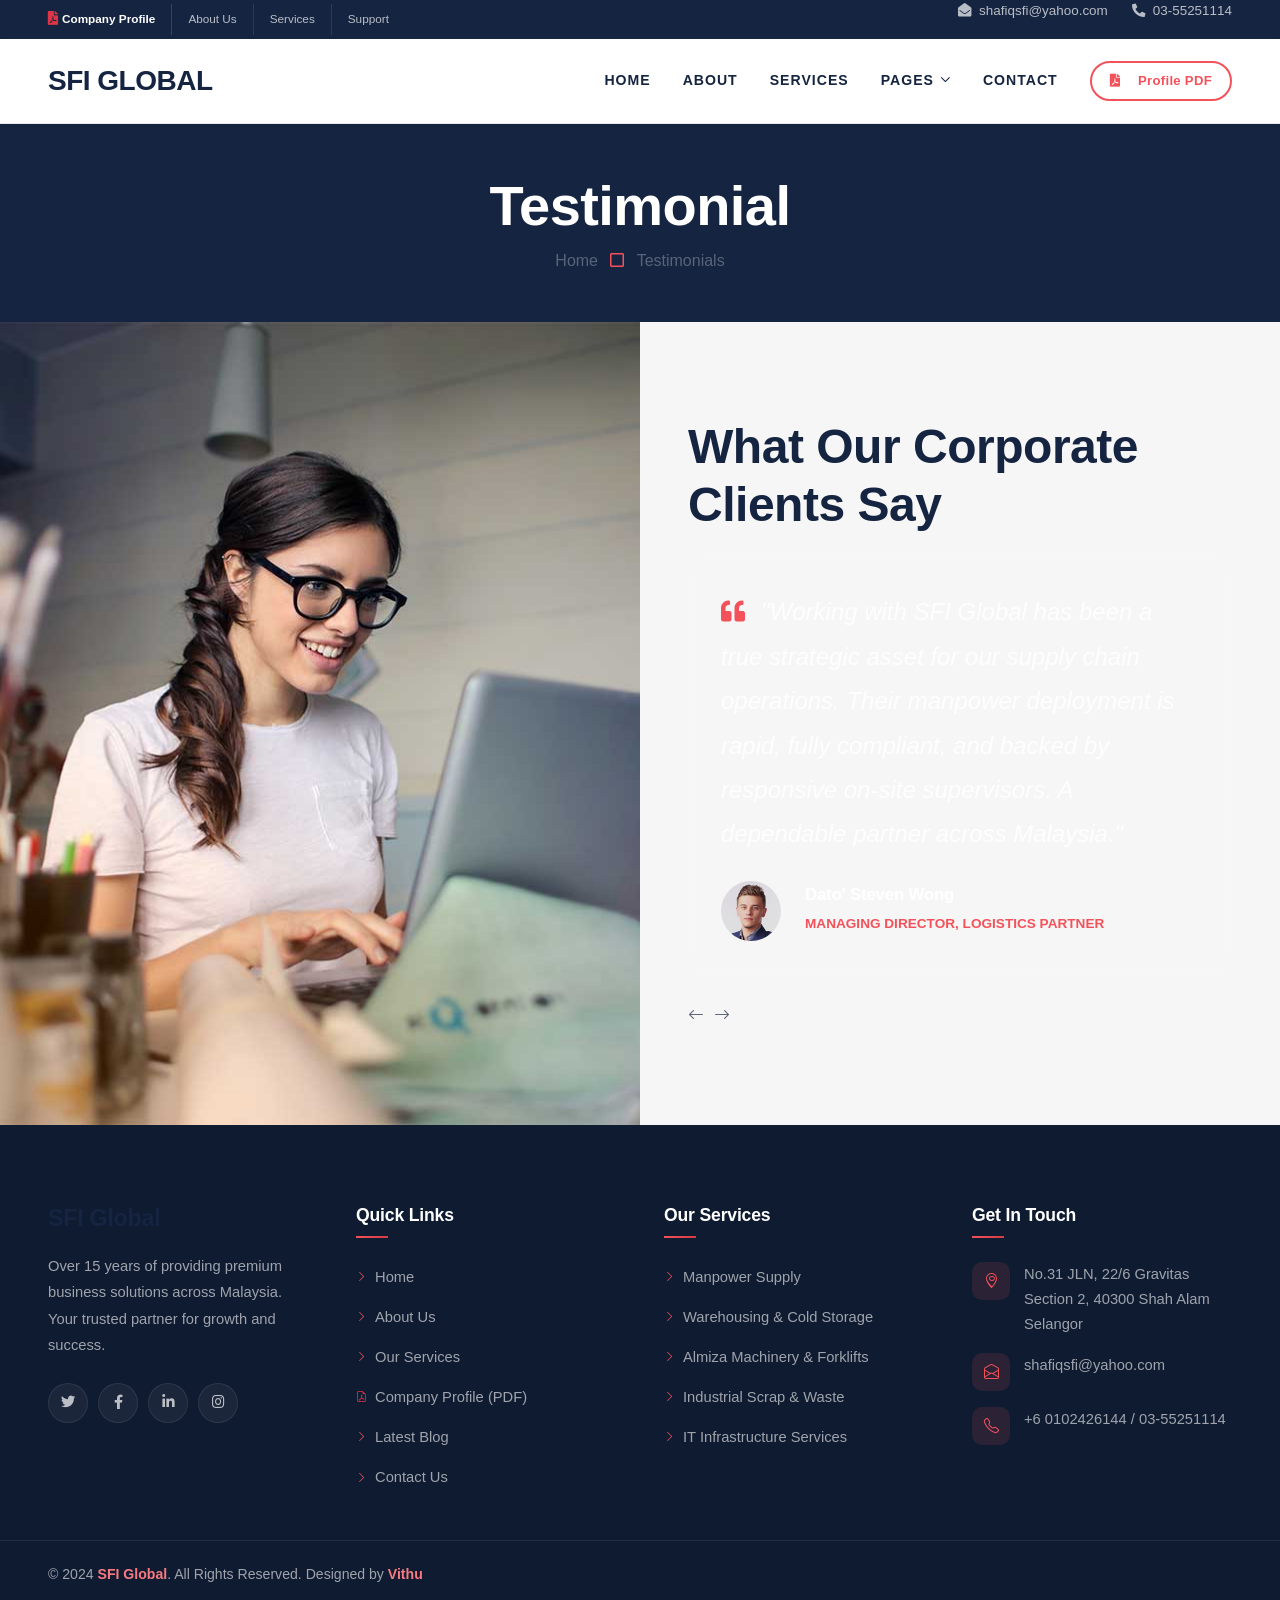
<file: testimonial.html>
<!DOCTYPE html>
<html lang="en">

<head>
    <meta charset="utf-8">
    <title>Client Testimonials — SFI Global SDN. BHD.</title>
    <meta content="width=device-width, initial-scale=1.0" name="viewport">
    <meta content="SFI Global Testimonials, Client Reviews Malaysia, Warehousing Reviews, Manpower Supply Feedback" name="keywords">
    <meta content="Read authentic corporate testimonials from industrial partners, supply chain directors, and logistics leaders across Malaysia who rely on SFI Global SDN. BHD." name="description">

    <!-- Favicon -->
    <link href="img/favicon.ico" rel="icon">

    <!-- Google Web Fonts -->
    <link rel="preconnect" href="https://fonts.googleapis.com">
    <link rel="preconnect" href="https://fonts.gstatic.com" crossorigin>
    <link href="https://fonts.googleapis.com/css2?family=Barlow:wght@500;600;700&family=Open+Sans:wght@400;600&display=swap" rel="stylesheet"> 

    <!-- Icon Font Stylesheet -->
    <link href="https://cdnjs.cloudflare.com/ajax/libs/font-awesome/5.10.0/css/all.min.css" rel="stylesheet">
    <link href="https://cdn.jsdelivr.net/npm/bootstrap-icons@1.4.1/font/bootstrap-icons.css" rel="stylesheet">

    <!-- Libraries Stylesheet -->
    <link href="lib/owlcarousel/assets/owl.carousel.min.css" rel="stylesheet">

    <!-- Customized Bootstrap Stylesheet -->
    <link href="css/bootstrap.min.css" rel="stylesheet">

    <!-- Template Stylesheet -->
    <link href="css/style.css" rel="stylesheet">
</head>

<body>
    <!-- Topbar Start -->
    <div class="topbar d-none d-lg-block">
        <div class="container-fluid px-5">
            <div class="row align-items-center">
                <div class="col-md-6">
                    <div class="d-inline-flex align-items-center gap-3">
                        <a href="COMPANY PROFILE NEW.pdf" target="_blank" class="py-1 pe-3 text-white fw-bold" style="border-right: 1px solid rgba(255,255,255,0.15);">
                            <i class="fa fa-file-pdf text-danger me-1"></i><small>Company Profile</small>
                        </a>
                        <a href="about.html" class="py-1 pe-3" style="border-right: 1px solid rgba(255,255,255,0.1);">
                            <small>About Us</small>
                        </a>
                        <a href="service.html" class="py-1 pe-3" style="border-right: 1px solid rgba(255,255,255,0.1);">
                            <small>Services</small>
                        </a>
                        <a href="contact.html" class="py-1">
                            <small>Support</small>
                        </a>
                    </div>
                </div>
                <div class="col-md-6 text-end">
                    <div class="contact-info d-inline-flex align-items-center gap-4">
                        <p><i class="fa fa-envelope-open me-2"></i>shafiqsfi@yahoo.com</p>
                        <p><i class="fa fa-phone-alt me-2"></i>03-55251114</p>
                    </div>
                </div>
            </div>
        </div>
    </div>
    <!-- Topbar End -->


    <!-- Navbar Start -->
    <nav class="navbar navbar-expand-lg bg-white navbar-light shadow-sm px-5 py-3 py-lg-0" id="mainNavbar">
        <a href="index.html" class="navbar-brand p-0">
            <h1 class="m-0 text-uppercase">SFI Global</h1>
        </a>
        <button class="navbar-toggler" type="button" data-bs-toggle="collapse" data-bs-target="#navbarCollapse" aria-label="Toggle navigation">
            <span class="navbar-toggler-icon"></span>
        </button>
        <div class="collapse navbar-collapse" id="navbarCollapse">
            <div class="navbar-nav ms-auto py-0 align-items-lg-center">
                <a href="index.html" class="nav-item nav-link">Home</a>
                <a href="about.html" class="nav-item nav-link">About</a>
                <a href="service.html" class="nav-item nav-link">Services</a>
                <div class="nav-item dropdown">
                    <a href="#" class="nav-link dropdown-toggle active" data-bs-toggle="dropdown">Pages</a>
                    <div class="dropdown-menu m-0">
                        <a href="COMPANY PROFILE NEW.pdf" target="_blank" class="dropdown-item fw-bold text-primary"><i class="fa fa-file-pdf text-danger me-2"></i>Company Profile (PDF)</a>
                        <a href="team.html" class="dropdown-item">Our Leadership</a>
                        <a href="blog.html" class="dropdown-item">Our Machinery</a>
                        <a href="detail.html" class="dropdown-item">Blog Detail</a>
                        <a href="feature.html" class="dropdown-item">Features</a>
                        <a href="quote.html" class="dropdown-item">Quote Form</a>
                        <a href="testimonial.html" class="dropdown-item active">Testimonial</a>
                    </div>
                </div>
                <a href="contact.html" class="nav-item nav-link">Contact</a>
                <a href="COMPANY PROFILE NEW.pdf" target="_blank" class="btn btn-outline-primary btn-sm ms-lg-3 my-2 my-lg-0 d-inline-flex align-items-center">
                    <i class="fa fa-file-pdf me-2"></i>Profile PDF
                </a>
            </div>
        </div>
    </nav>
    <!-- Navbar End -->


    <!-- Page Header Start -->
    <div class="container-fluid bg-dark p-5">
        <div class="row">
            <div class="col-12 text-center">
                <h1 class="display-4 text-white">Testimonial</h1>
                <a href="index.html">Home</a>
                <i class="far fa-square text-primary px-2"></i>
                <a href="testimonial.html">Testimonials</a>
            </div>
        </div>
    </div>
    <!-- Page Header End -->


    <!-- Testimonial Start -->
    <div class="container-fluid bg-secondary p-0">
        <div class="row g-0">
            <div class="col-lg-6" style="min-height: 500px;">
                <div class="position-relative h-100">
                    <img class="position-absolute w-100 h-100" src="img/testimonial.jpg" style="object-fit: cover;">
                </div>
            </div>
            <div class="col-lg-6 py-6 px-4 px-md-5">
                <h1 class="display-5 mb-4">What Our Corporate Clients Say</h1>
                <div class="owl-carousel testimonial-carousel">
                    <div class="testimonial-item">
                        <p class="fs-4 fw-normal mb-4"><i class="fa fa-quote-left text-primary me-3"></i>"Working with SFI Global has been a true strategic asset for our supply chain operations. Their manpower deployment is rapid, fully compliant, and backed by responsive on-site supervisors. A dependable partner across Malaysia."</p>
                        <div class="d-flex align-items-center">
                            <img class="img-fluid rounded-circle" src="img/testimonial-1.jpg" alt="Dato' Steven Wong" style="width: 60px; height: 60px; object-fit: cover;">
                            <div class="ps-4">
                                <h3 class="mb-1">Dato' Steven Wong</h3>
                                <span class="text-uppercase text-primary fw-bold" style="font-size: 0.85rem;">Managing Director, Logistics Partner</span>
                            </div>
                        </div>
                    </div>
                    <div class="testimonial-item">
                        <p class="fs-4 fw-normal mb-4"><i class="fa fa-quote-left text-primary me-3"></i>"SFI Global provided us with specialized cold storage warehousing and Almiza heavy forklifts on short notice. Their equipment reliability and technical responsiveness exceeded our expectations."</p>
                        <div class="d-flex align-items-center">
                            <img class="img-fluid rounded-circle" src="img/testimonial-2.jpg" alt="Clara Tan" style="width: 60px; height: 60px; object-fit: cover;">
                            <div class="ps-4">
                                <h3 class="mb-1">Clara Tan</h3>
                                <span class="text-uppercase text-primary fw-bold" style="font-size: 0.85rem;">Head of Supply Chain, Manufacturing Solutions</span>
                            </div>
                        </div>
                    </div>
                    <div class="testimonial-item">
                        <p class="fs-4 fw-normal mb-4"><i class="fa fa-quote-left text-primary me-3"></i>"From industrial scrap material clearance to certified electrical and mechanical crews, SFI Global consistently delivers with complete statutory compliance and zero operational downtime."</p>
                        <div class="d-flex align-items-center">
                            <img class="img-fluid rounded-circle" src="img/user.jpg" alt="Hj Azman Ibrahim" style="width: 60px; height: 60px; object-fit: cover;">
                            <div class="ps-4">
                                <h3 class="mb-1">Hj Azman Ibrahim</h3>
                                <span class="text-uppercase text-primary fw-bold" style="font-size: 0.85rem;">Operations Director, Marine Engineering</span>
                            </div>
                        </div>
                    </div>
                </div>
            </div>
        </div>
    </div>
    <!-- Testimonial End -->
    

    <!-- Footer Start -->
    <footer class="footer" id="footer">
        <div class="footer-main">
            <div class="container-fluid px-lg-5 px-3">
                <div class="row g-5">
                    <div class="col-lg-3 col-md-6">
                        <div class="footer-brand">
                            <h3>SFI Global</h3>
                            <p>Over 15 years of providing premium business solutions across Malaysia. Your trusted partner for growth and success.</p>
                            <div class="social-links">
                                <a href="#" aria-label="Twitter"><i class="fab fa-twitter"></i></a>
                                <a href="#" aria-label="Facebook"><i class="fab fa-facebook-f"></i></a>
                                <a href="#" aria-label="LinkedIn"><i class="fab fa-linkedin-in"></i></a>
                                <a href="#" aria-label="Instagram"><i class="fab fa-instagram"></i></a>
                            </div>
                        </div>
                    </div>
                    <div class="col-lg-3 col-md-6">
                        <h4>Quick Links</h4>
                        <ul class="footer-links">
                            <li><a href="index.html"><i class="bi bi-chevron-right"></i> Home</a></li>
                            <li><a href="about.html"><i class="bi bi-chevron-right"></i> About Us</a></li>
                            <li><a href="service.html"><i class="bi bi-chevron-right"></i> Our Services</a></li>
                            <li><a href="COMPANY PROFILE NEW.pdf" target="_blank"><i class="bi bi-file-earmark-pdf text-danger"></i> Company Profile (PDF)</a></li>
                            <li><a href="blog.html"><i class="bi bi-chevron-right"></i> Latest Blog</a></li>
                            <li><a href="contact.html"><i class="bi bi-chevron-right"></i> Contact Us</a></li>
                        </ul>
                    </div>
                    <div class="col-lg-3 col-md-6">
                        <h4>Our Services</h4>
                        <ul class="footer-links">
                            <li><a href="service.html"><i class="bi bi-chevron-right"></i> Manpower Supply</a></li>
                            <li><a href="service.html"><i class="bi bi-chevron-right"></i> Warehousing & Cold Storage</a></li>
                            <li><a href="service.html"><i class="bi bi-chevron-right"></i> Almiza Machinery & Forklifts</a></li>
                            <li><a href="service.html"><i class="bi bi-chevron-right"></i> Industrial Scrap & Waste</a></li>
                            <li><a href="service.html"><i class="bi bi-chevron-right"></i> IT Infrastructure Services</a></li>
                        </ul>
                    </div>
                    <div class="col-lg-3 col-md-6">
                        <h4>Get In Touch</h4>
                        <div class="footer-contact">
                            <p><i class="bi bi-geo-alt"></i> No.31 JLN, 22/6 Gravitas Section 2, 40300 Shah Alam Selangor</p>
                            <p><i class="bi bi-envelope-open"></i> shafiqsfi@yahoo.com</p>
                            <p><i class="bi bi-telephone"></i> +6 0102426144 / 03-55251114</p>
                        </div>
                    </div>
                </div>
            </div>
        </div>
        <div class="footer-bottom">
            <div class="container-fluid px-lg-5 px-3">
                <p>&copy; 2024 <a href="#">SFI Global</a>. All Rights Reserved. Designed by <a href="#">Vithu</a></p>
            </div>
        </div>
    </footer>
    <!-- Footer End -->


    <!-- Back to Top -->
    <a href="#" class="btn btn-lg btn-primary btn-lg-square rounded-circle back-to-top"><i class="bi bi-arrow-up"></i></a>


    <!-- JavaScript Libraries -->
    <script src="https://code.jquery.com/jquery-3.4.1.min.js"></script>
    <script src="https://cdn.jsdelivr.net/npm/bootstrap@5.0.0/dist/js/bootstrap.bundle.min.js"></script>
    <script src="lib/easing/easing.min.js"></script>
    <script src="lib/waypoints/waypoints.min.js"></script>
    <script src="lib/owlcarousel/owl.carousel.min.js"></script>

    <!-- Template Javascript -->
    <script src="js/main.js"></script>
</body>

</html>
</file>
<file: css/style.css>
/********** SFI Global — Premium Design System **********/

/* ========== DESIGN TOKENS ========== */
:root {
    /* Brand */
    --primary: #F3525A;
    --primary-dark: #d93a42;
    --primary-light: #f87a80;
    --primary-soft: rgba(243, 82, 90, 0.1);
    --primary-glow: rgba(243, 82, 90, 0.35);

    /* Neutrals */
    --dark: #152440;
    --dark-900: #0f1b31;
    --dark-800: #1a2d4e;
    --dark-700: #1f365c;
    --dark-600: #264070;
    --light: #ffffff;
    --soft: #f5f7fb;
    --border: #e6e9f0;
    --text-primary: #152440;
    --text-secondary: #5a6478;
    --text-muted: #8a93a6;

    /* Gradients */
    --gradient-hero: linear-gradient(135deg, #152440 0%, #1a2d4e 45%, #1f365c 100%);
    --gradient-primary: linear-gradient(135deg, #F3525A 0%, #d93a42 100%);

    /* Shadows */
    --shadow-sm: 0 2px 8px rgba(21, 36, 64, 0.06);
    --shadow-md: 0 10px 28px rgba(21, 36, 64, 0.08);
    --shadow-lg: 0 20px 50px rgba(21, 36, 64, 0.12);
    --shadow-glow: 0 10px 28px var(--primary-glow);

    /* Typography */
    --font-heading: 'Outfit', sans-serif;
    --font-body: 'Inter', sans-serif;

    /* Layout */
    --section-padding: clamp(64px, 8vw, 110px);
    --header-height: 84px;

    /* Motion */
    --ease: cubic-bezier(0.4, 0, 0.2, 1);
    --transition-fast: 0.2s var(--ease);
    --transition-base: 0.3s var(--ease);
    --transition-slow: 0.5s var(--ease);

    /* Radius */
    --radius-sm: 10px;
    --radius-md: 14px;
    --radius-lg: 20px;
    --radius-xl: 28px;
    --radius-full: 9999px;
}

/* ========== BASE ========== */
html {
    scroll-behavior: smooth;
    scroll-padding-top: calc(var(--header-height) + 12px);
}

body {
    font-family: var(--font-body);
    font-weight: 400;
    font-size: 1rem;
    color: var(--text-secondary);
    line-height: 1.7;
    background: var(--light);
    overflow-x: hidden;
    -webkit-font-smoothing: antialiased;
    -moz-osx-font-smoothing: grayscale;
}

img {
    max-width: 100%;
    height: auto;
}

a {
    color: inherit;
    text-decoration: none;
    transition: color var(--transition-base), background var(--transition-base), transform var(--transition-base);
}

h1, h2, h3, h4, h5, h6 {
    font-family: var(--font-heading);
    font-weight: 700;
    line-height: 1.2;
    color: var(--text-primary);
    letter-spacing: -0.01em;
}

h1 { font-size: clamp(2rem, 5vw, 3.5rem); }
h2 { font-size: clamp(1.8rem, 3.6vw, 2.6rem); }
h3 { font-size: clamp(1.2rem, 2.2vw, 1.45rem); }
h4 { font-size: clamp(1.05rem, 1.8vw, 1.2rem); }

/* ========== LAYOUT HELPERS ========== */
.section {
    padding: var(--section-padding) 0;
    position: relative;
}

.bg-soft {
    background: var(--soft);
}

.gradient-text {
    background: var(--gradient-primary);
    -webkit-background-clip: text;
    background-clip: text;
    -webkit-text-fill-color: transparent;
}

/* ========== SECTION HEADERS ========== */
.section-header {
    text-align: center;
    max-width: 680px;
    margin: 0 auto 56px;
}

.section-header h2 {
    margin-bottom: 14px;
}

.section-header p {
    margin: 0 auto;
    color: var(--text-secondary);
}

.section-line {
    width: 60px;
    height: 3px;
    background: var(--gradient-primary);
    border-radius: var(--radius-full);
    margin: 20px auto 0;
}

.section-badge {
    display: inline-flex;
    align-items: center;
    gap: 8px;
    padding: 6px 16px;
    background: var(--primary-soft);
    border: 1px solid rgba(243, 82, 90, 0.2);
    border-radius: var(--radius-full);
    font-family: var(--font-heading);
    font-size: 0.78rem;
    font-weight: 600;
    text-transform: uppercase;
    letter-spacing: 2px;
    color: var(--primary);
    margin-bottom: 16px;
}

.section-badge i {
    font-size: 0.45rem;
}

.section-badge.light {
    background: rgba(255, 255, 255, 0.08);
    border-color: rgba(255, 255, 255, 0.16);
    color: var(--light);
}

.section-badge.light i {
    color: var(--primary);
}

/* ========== BUTTONS ========== */
.btn {
    display: inline-flex;
    align-items: center;
    justify-content: center;
    gap: 10px;
    font-family: var(--font-heading);
    font-weight: 600;
    font-size: 0.95rem;
    letter-spacing: 0.3px;
    padding: 13px 30px;
    border-radius: var(--radius-full);
    border: 2px solid transparent;
    transition: var(--transition-base);
    position: relative;
    overflow: hidden;
    isolation: isolate;
}

.btn::before {
    content: '';
    position: absolute;
    inset: 0;
    background: linear-gradient(135deg, rgba(255, 255, 255, 0.25), transparent 60%);
    opacity: 0;
    transition: var(--transition-base);
    z-index: -1;
}

.btn:hover::before {
    opacity: 1;
}

.btn:focus {
    box-shadow: none;
}

.btn:focus-visible {
    box-shadow: 0 0 0 4px var(--primary-glow);
}

.btn-primary,
.btn-primary:disabled {
    background: var(--gradient-primary);
    border-color: transparent;
    color: var(--light);
    box-shadow: 0 6px 18px var(--primary-glow);
}

.btn-primary:hover,
.btn-primary:focus,
.btn-primary:active {
    background: var(--gradient-primary);
    border-color: transparent;
    color: var(--light);
    transform: translateY(-2px);
    box-shadow: 0 12px 28px var(--primary-glow);
}

.btn-outline-light {
    background: transparent;
    color: var(--light);
    border-color: rgba(255, 255, 255, 0.35);
}

.btn-outline-light:hover,
.btn-outline-light:focus {
    background: rgba(255, 255, 255, 0.1);
    border-color: var(--light);
    color: var(--light);
    transform: translateY(-2px);
}

.btn-outline-primary {
    background: transparent;
    color: var(--primary);
    border-color: var(--primary);
}

.btn-outline-primary:hover,
.btn-outline-primary:focus {
    background: var(--primary);
    border-color: var(--primary);
    color: var(--light);
    transform: translateY(-2px);
}

.btn-light {
    background: var(--light);
    color: var(--primary);
    border-color: var(--light);
}

.btn-light:hover,
.btn-light:focus {
    background: var(--light);
    color: var(--primary-dark);
    border-color: var(--light);
    transform: translateY(-2px);
    box-shadow: 0 12px 28px rgba(0, 0, 0, 0.15);
}

.btn-sm {
    padding: 8px 18px;
    font-size: 0.82rem;
}

.btn-lg {
    padding: 16px 38px;
    font-size: 1rem;
}

.btn-form {
    width: 100%;
    height: calc(3.5rem + 2px);
    border-radius: var(--radius-sm);
}

/* ========== FORMS ========== */
.form-control,
.form-select {
    border: 1px solid var(--border);
    border-radius: var(--radius-sm);
    font-size: 0.95rem;
    color: var(--text-primary);
    background-color: var(--light);
    transition: border-color var(--transition-fast), box-shadow var(--transition-fast);
}

.form-control:focus,
.form-select:focus {
    border-color: var(--primary);
    box-shadow: 0 0 0 4px rgba(243, 82, 90, 0.12);
    color: var(--text-primary);
}

.form-control::placeholder {
    color: var(--text-muted);
}

.form-floating > label {
    color: var(--text-muted);
    font-size: 0.92rem;
}

.form-floating > textarea.form-control {
    height: 150px;
}

/* Plain (non-floating) fields */
.field {
    padding: 14px 18px;
    min-height: 54px;
}

textarea.field {
    min-height: 150px;
    resize: vertical;
}

.form-feedback {
    display: none;
    align-items: center;
    gap: 8px;
    margin-top: 14px;
    font-size: 0.92rem;
    font-weight: 500;
    color: #1f9d55;
}

.form-feedback.show {
    display: flex;
}

.form-feedback.light {
    color: #7ee2a8;
}

/* ========== TOPBAR ========== */
.topbar {
    background: var(--dark);
    font-size: 0.84rem;
    color: rgba(255, 255, 255, 0.7);
}

.topbar .container {
    display: flex;
    align-items: center;
    justify-content: space-between;
    min-height: 44px;
}

.topbar-links {
    display: flex;
    align-items: center;
}

.topbar-links a {
    color: rgba(255, 255, 255, 0.65);
    padding: 0 14px;
    line-height: 1;
    border-right: 1px solid rgba(255, 255, 255, 0.14);
}

.topbar-links a:first-child {
    padding-left: 0;
}

.topbar-links a:last-child {
    border-right: 0;
}

.topbar-links a:hover {
    color: var(--light);
}

.topbar-contact {
    display: flex;
    align-items: center;
    gap: 28px;
}

.topbar-contact a {
    display: inline-flex;
    align-items: center;
    gap: 8px;
    color: rgba(255, 255, 255, 0.8);
}

.topbar-contact a:hover {
    color: var(--light);
}

.topbar-contact i {
    color: var(--primary);
}

/* ========== NAVBAR ========== */
.navbar {
    background: rgba(255, 255, 255, 0.98);
    padding: 0;
    border-bottom: 1px solid var(--border);
    transition: box-shadow var(--transition-slow), background var(--transition-slow);
    z-index: 1030;
}

.navbar > .container {
    min-height: var(--header-height);
}

.navbar.scrolled {
    background: rgba(255, 255, 255, 0.92);
    box-shadow: var(--shadow-md);
    border-bottom-color: transparent;
    -webkit-backdrop-filter: blur(16px);
    backdrop-filter: blur(16px);
}

.navbar-brand {
    display: inline-flex;
    align-items: center;
    gap: 12px;
    padding: 0;
    margin-right: 2rem;
}

.brand-mark {
    width: 44px;
    height: 44px;
    border-radius: 12px;
    background: var(--gradient-primary);
    color: var(--light);
    display: inline-flex;
    align-items: center;
    justify-content: center;
    font-family: var(--font-heading);
    font-weight: 800;
    font-size: 1.35rem;
    box-shadow: 0 6px 16px var(--primary-glow);
    flex-shrink: 0;
}

.brand-text {
    font-family: var(--font-heading);
    font-weight: 800;
    font-size: 1.5rem;
    line-height: 1;
    letter-spacing: -0.5px;
    text-transform: uppercase;
    color: var(--dark);
}

.brand-text span {
    color: var(--primary);
}

.navbar-light .navbar-nav .nav-link {
    position: relative;
    font-family: var(--font-heading);
    font-size: 0.88rem;
    font-weight: 600;
    text-transform: uppercase;
    letter-spacing: 1px;
    color: var(--text-primary);
    padding: 30px 16px;
}

.navbar-light .navbar-nav .nav-link:not(.dropdown-toggle)::after {
    content: '';
    position: absolute;
    left: 16px;
    right: 16px;
    bottom: 22px;
    height: 2px;
    background: var(--gradient-primary);
    border-radius: var(--radius-full);
    transform: scaleX(0);
    transform-origin: left;
    transition: transform var(--transition-base);
}

.navbar-light .navbar-nav .nav-link:hover::after,
.navbar-light .navbar-nav .nav-link.active::after {
    transform: scaleX(1);
}

.navbar-light .navbar-nav .nav-link:hover,
.navbar-light .navbar-nav .nav-link:focus,
.navbar-light .navbar-nav .nav-link.active,
.navbar-light .navbar-nav .show > .nav-link {
    color: var(--primary);
}

.navbar .dropdown-toggle::after {
    border: 0;
    content: "\f282";
    font-family: "bootstrap-icons";
    font-size: 0.65rem;
    font-weight: 700;
    margin-left: 6px;
    vertical-align: middle;
    transition: transform var(--transition-base);
}

.navbar .dropdown:hover .dropdown-toggle::after,
.navbar .dropdown-toggle.show::after {
    transform: rotate(180deg);
}

.navbar .dropdown-menu {
    border: 0;
    border-radius: var(--radius-md);
    box-shadow: var(--shadow-lg);
    padding: 10px;
    min-width: 220px;
}

.navbar .dropdown-item {
    border-radius: 8px;
    padding: 10px 16px;
    font-size: 0.9rem;
    font-weight: 500;
    color: var(--text-primary);
    transition: var(--transition-fast);
}

.navbar .dropdown-item:hover,
.navbar .dropdown-item:focus,
.navbar .dropdown-item.active {
    background: var(--primary-soft);
    color: var(--primary);
    padding-left: 22px;
}

.nav-cta {
    margin-left: 16px;
    padding: 11px 24px;
}

.navbar-toggler {
    border: 0;
    padding: 8px 10px;
    border-radius: 10px;
    background: var(--primary-soft);
}

.navbar-toggler:focus {
    box-shadow: 0 0 0 3px var(--primary-glow);
}

@media (min-width: 992px) {
    .navbar .dropdown-menu {
        display: block;
        top: 100%;
        margin-top: 0;
        opacity: 0;
        visibility: hidden;
        transform: translateY(10px);
        transition: opacity var(--transition-base), transform var(--transition-base), visibility var(--transition-base);
    }

    .navbar .dropdown:hover > .dropdown-menu,
    .navbar .dropdown-menu.show {
        opacity: 1;
        visibility: visible;
        transform: translateY(0);
    }
}

@media (max-width: 991.98px) {
    :root {
        --header-height: 72px;
    }

    .brand-mark {
        width: 38px;
        height: 38px;
        font-size: 1.15rem;
    }

    .brand-text {
        font-size: 1.25rem;
    }

    .navbar-collapse {
        border-top: 1px solid var(--border);
        padding: 8px 0 20px;
        max-height: calc(100vh - var(--header-height));
        overflow-y: auto;
    }

    .navbar-light .navbar-nav .nav-link {
        padding: 12px 4px;
    }

    .navbar-light .navbar-nav .nav-link::after {
        display: none;
    }

    .navbar .dropdown-toggle::after {
        display: inline-block;
    }

    .navbar .dropdown-menu {
        box-shadow: none;
        background: var(--soft);
        padding: 6px;
    }

    .nav-cta {
        margin: 12px 0 0;
        width: 100%;
    }
}

/* ========== HERO CAROUSEL ========== */
.hero-carousel-section {
    position: relative;
}

.hero-carousel-section .carousel-item {
    height: clamp(560px, calc(100vh - 128px), 820px);
    overflow: hidden;
    background: var(--dark);
}

.hero-carousel-section .carousel-item img {
    width: 100%;
    height: 100%;
    object-fit: cover;
}

.hero-carousel-section .carousel-item.active img {
    animation: kenBurns 14s ease-out both;
}

.hero-carousel-section .carousel-caption {
    top: 0;
    right: 0;
    bottom: 0;
    left: 0;
    padding: 0 12% 90px;
    display: flex;
    align-items: center;
    justify-content: center;
    background: linear-gradient(180deg, rgba(21, 36, 64, 0.6) 0%, rgba(21, 36, 64, 0.78) 60%, rgba(21, 36, 64, 0.92) 100%);
    z-index: 1;
}

.hero-content {
    max-width: 880px;
    margin: 0 auto;
    text-align: center;
}

.hero-badge {
    display: inline-flex;
    align-items: center;
    gap: 10px;
    padding: 8px 20px;
    background: rgba(255, 255, 255, 0.08);
    border: 1px solid rgba(255, 255, 255, 0.16);
    border-radius: var(--radius-full);
    color: var(--light);
    font-family: var(--font-heading);
    font-size: 0.82rem;
    font-weight: 600;
    letter-spacing: 3px;
    text-transform: uppercase;
    margin-bottom: 24px;
    -webkit-backdrop-filter: blur(10px);
    backdrop-filter: blur(10px);
    animation: fadeInDown 0.8s ease 0.2s both;
}

.hero-badge .badge-dot {
    width: 8px;
    height: 8px;
    background: var(--primary);
    border-radius: 50%;
    animation: pulse 2s infinite;
}

.hero-title {
    font-size: clamp(2.3rem, 6vw, 4.4rem);
    font-weight: 800;
    color: var(--light);
    line-height: 1.1;
    margin-bottom: 22px;
    animation: fadeInUp 0.8s ease 0.4s both;
}

.hero-subtitle {
    font-size: clamp(1rem, 1.6vw, 1.2rem);
    color: rgba(255, 255, 255, 0.8);
    max-width: 640px;
    margin: 0 auto 36px;
    line-height: 1.8;
    animation: fadeInUp 0.8s ease 0.6s both;
}

.hero-buttons {
    display: flex;
    gap: 16px;
    justify-content: center;
    flex-wrap: wrap;
    animation: fadeInUp 0.8s ease 0.8s both;
}

.hero-buttons .btn {
    padding: 15px 36px;
    font-size: 1rem;
}

.hero-carousel-section .carousel-control-prev,
.hero-carousel-section .carousel-control-next {
    width: 8%;
    z-index: 2;
    opacity: 1;
}

.hero-carousel-section .carousel-control-prev-icon,
.hero-carousel-section .carousel-control-next-icon {
    width: 52px;
    height: 52px;
    border-radius: 50%;
    background-color: rgba(255, 255, 255, 0.1);
    background-size: 38% 38%;
    border: 1px solid rgba(255, 255, 255, 0.25);
    -webkit-backdrop-filter: blur(6px);
    backdrop-filter: blur(6px);
    transition: var(--transition-base);
}

.hero-carousel-section .carousel-control-prev:hover .carousel-control-prev-icon,
.hero-carousel-section .carousel-control-next:hover .carousel-control-next-icon {
    background-color: var(--primary);
    border-color: var(--primary);
}

.hero-carousel-section .carousel-indicators {
    bottom: 96px;
    margin-bottom: 0;
    z-index: 3;
}

.hero-carousel-section .carousel-indicators [data-bs-target] {
    width: 28px;
    height: 4px;
    border: 0;
    border-radius: var(--radius-full);
    background: rgba(255, 255, 255, 0.5);
    opacity: 1;
    margin: 0 4px;
    transition: var(--transition-base);
}

.hero-carousel-section .carousel-indicators .active {
    width: 44px;
    background: var(--primary);
}

/* Stats card overlapping the hero */
.hero-stats-bar {
    position: relative;
    z-index: 5;
    margin-top: -70px;
}

.stats-card {
    display: grid;
    grid-template-columns: repeat(4, minmax(0, 1fr));
    background: var(--gradient-primary);
    border-radius: var(--radius-lg);
    padding: 8px;
    box-shadow: 0 22px 50px rgba(243, 82, 90, 0.3);
}

.hero-stat {
    position: relative;
    text-align: center;
    padding: 26px 12px;
}

.hero-stat + .hero-stat::before {
    content: '';
    position: absolute;
    left: 0;
    top: 25%;
    bottom: 25%;
    width: 1px;
    background: rgba(255, 255, 255, 0.25);
}

.stat-number {
    font-family: var(--font-heading);
    font-size: clamp(1.8rem, 3vw, 2.6rem);
    font-weight: 800;
    color: var(--light);
    line-height: 1;
    margin-bottom: 8px;
}

.stat-suffix {
    color: rgba(255, 255, 255, 0.75);
}

.stat-label {
    font-size: 0.78rem;
    font-weight: 500;
    text-transform: uppercase;
    letter-spacing: 1.5px;
    color: rgba(255, 255, 255, 0.9);
}

/* Stats on light background (inner pages) */
.stats-card.light {
    background: var(--light);
    border: 1px solid var(--border);
    box-shadow: var(--shadow-md);
}

.stats-card.light .stat-number {
    color: var(--primary);
}

.stats-card.light .stat-suffix {
    color: var(--primary-light);
}

.stats-card.light .stat-label {
    color: var(--text-secondary);
}

.stats-card.light .hero-stat + .hero-stat::before {
    background: var(--border);
}

@media (max-width: 767.98px) {
    .hero-carousel-section .carousel-item {
        height: 600px;
    }

    .hero-carousel-section .carousel-caption {
        padding: 0 20px 70px;
    }

    .hero-carousel-section .carousel-control-prev,
    .hero-carousel-section .carousel-control-next {
        display: none;
    }

    .hero-carousel-section .carousel-indicators {
        bottom: 64px;
    }

    .hero-buttons {
        flex-direction: column;
        align-items: stretch;
        max-width: 320px;
        margin: 0 auto;
    }

    .hero-stats-bar {
        margin-top: -40px;
    }

    .stats-card {
        grid-template-columns: repeat(2, minmax(0, 1fr));
    }

    .hero-stat:nth-child(3)::before {
        display: none;
    }

    .hero-stat:nth-child(n+3) {
        border-top: 1px solid rgba(255, 255, 255, 0.2);
    }

    .stats-card.light .hero-stat:nth-child(n+3) {
        border-top-color: var(--border);
    }
}

/* ========== PAGE HEADER (inner pages) ========== */
.page-header {
    position: relative;
    padding: clamp(80px, 11vw, 140px) 0 clamp(70px, 9vw, 110px);
    background: var(--dark) url('../img/carousel-1.jpg') center / cover no-repeat;
    text-align: center;
    overflow: hidden;
}

.page-header::before {
    content: '';
    position: absolute;
    inset: 0;
    background: linear-gradient(135deg, rgba(21, 36, 64, 0.95) 0%, rgba(21, 36, 64, 0.84) 55%, rgba(243, 82, 90, 0.55) 100%);
}

.page-header::after {
    content: '';
    position: absolute;
    width: 420px;
    height: 420px;
    right: -140px;
    bottom: -220px;
    border-radius: 50%;
    border: 60px solid rgba(255, 255, 255, 0.04);
}

.page-header .container {
    position: relative;
    z-index: 1;
}

.page-header h1 {
    color: var(--light);
    font-size: clamp(2.2rem, 5vw, 3.6rem);
    font-weight: 800;
    margin-bottom: 14px;
    animation: fadeInUp 0.7s ease 0.1s both;
}

.page-header p {
    color: rgba(255, 255, 255, 0.75);
    max-width: 620px;
    margin: 0 auto 26px;
    animation: fadeInUp 0.7s ease 0.2s both;
}

.page-header .breadcrumb {
    display: inline-flex;
    align-items: center;
    margin: 0;
    padding: 10px 22px;
    background: rgba(255, 255, 255, 0.08);
    border: 1px solid rgba(255, 255, 255, 0.16);
    border-radius: var(--radius-full);
    font-size: 0.88rem;
    font-weight: 500;
    -webkit-backdrop-filter: blur(8px);
    backdrop-filter: blur(8px);
    animation: fadeInUp 0.7s ease 0.3s both;
}

.page-header .breadcrumb-item {
    display: inline-flex;
    align-items: center;
}

.page-header .breadcrumb-item a {
    color: rgba(255, 255, 255, 0.8);
}

.page-header .breadcrumb-item a:hover {
    color: var(--light);
}

.page-header .breadcrumb-item.active {
    color: var(--primary-light);
}

.page-header .breadcrumb-item + .breadcrumb-item::before {
    float: none;
    content: "\f285";
    font-family: "bootstrap-icons";
    font-size: 0.65rem;
    color: rgba(255, 255, 255, 0.5);
    padding-right: 0.6rem;
}

.page-header .breadcrumb-item + .breadcrumb-item {
    padding-left: 0.6rem;
}

/* ========== CHECK LIST ========== */
.check-list {
    list-style: none;
    padding: 0;
    margin: 0 0 32px;
    display: grid;
    gap: 12px;
}

.check-list.two-col {
    grid-template-columns: repeat(2, minmax(0, 1fr));
    gap: 12px 24px;
}

.check-list li {
    display: flex;
    align-items: flex-start;
    gap: 12px;
    font-weight: 500;
    font-size: 0.95rem;
    color: var(--text-primary);
}

.check-list li i {
    width: 24px;
    height: 24px;
    flex-shrink: 0;
    margin-top: 1px;
    border-radius: 50%;
    background: var(--primary-soft);
    color: var(--primary);
    display: inline-flex;
    align-items: center;
    justify-content: center;
    font-size: 0.65rem;
}

@media (max-width: 575.98px) {
    .check-list.two-col {
        grid-template-columns: 1fr;
    }
}

/* ========== ABOUT SECTION ========== */
.about-content h2 {
    margin-bottom: 20px;
}

.about-content .lead {
    color: var(--text-primary);
    font-weight: 500;
    font-size: 1.06rem;
    line-height: 1.8;
    border-left: 3px solid var(--primary);
    padding-left: 18px;
    margin-bottom: 18px;
}

.about-content p {
    margin-bottom: 24px;
}

.about-values {
    position: relative;
    height: 100%;
    display: flex;
    flex-direction: column;
    justify-content: center;
    background: var(--gradient-hero);
    border-radius: var(--radius-xl);
    padding: clamp(28px, 4vw, 48px);
    overflow: hidden;
    box-shadow: var(--shadow-lg);
}

.about-values::before {
    content: '';
    position: absolute;
    width: 220px;
    height: 220px;
    top: -70px;
    right: -70px;
    border-radius: 50%;
    background: var(--primary);
    opacity: 0.12;
}

.about-values::after {
    content: '';
    position: absolute;
    width: 160px;
    height: 160px;
    bottom: -50px;
    left: -50px;
    border-radius: 50%;
    background: var(--primary);
    opacity: 0.07;
}

.value-item {
    position: relative;
    z-index: 1;
    display: flex;
    align-items: flex-start;
    gap: 20px;
    padding-bottom: 28px;
    margin-bottom: 28px;
    border-bottom: 1px solid rgba(255, 255, 255, 0.08);
}

.value-item:last-child {
    padding-bottom: 0;
    margin-bottom: 0;
    border-bottom: 0;
}

.value-icon {
    flex: 0 0 56px;
    height: 56px;
    border-radius: 14px;
    background: rgba(255, 255, 255, 0.06);
    border: 1px solid rgba(255, 255, 255, 0.12);
    display: flex;
    align-items: center;
    justify-content: center;
    color: var(--primary-light);
    font-size: 1.25rem;
    transition: var(--transition-base);
}

.value-item:hover .value-icon {
    background: var(--primary);
    border-color: var(--primary);
    color: var(--light);
    transform: rotate(-6deg) scale(1.05);
}

.value-item h4 {
    color: var(--light);
    font-size: 1.15rem;
    margin-bottom: 6px;
}

.value-item p {
    color: rgba(255, 255, 255, 0.7);
    font-size: 0.92rem;
    line-height: 1.7;
    margin: 0;
}

@media (max-width: 575.98px) {
    .value-item {
        gap: 16px;
    }

    .value-icon {
        flex-basis: 48px;
        height: 48px;
        font-size: 1.05rem;
    }
}

/* ========== SERVICES ========== */
.service-card {
    position: relative;
    height: 100%;
    display: flex;
    flex-direction: column;
    align-items: flex-start;
    background: var(--light);
    border: 1px solid var(--border);
    border-radius: var(--radius-lg);
    padding: 40px 30px 34px;
    overflow: hidden;
    transition: var(--transition-slow);
}

.service-card::before {
    content: '';
    position: absolute;
    top: 0;
    left: 0;
    right: 0;
    height: 3px;
    background: var(--gradient-primary);
    transform: scaleX(0);
    transform-origin: left;
    transition: transform var(--transition-slow);
}

.service-card:hover {
    transform: translateY(-8px);
    box-shadow: var(--shadow-lg);
    border-color: transparent;
}

.service-card:hover::before {
    transform: scaleX(1);
}

.service-number {
    position: absolute;
    top: 22px;
    right: 28px;
    font-family: var(--font-heading);
    font-size: 3rem;
    font-weight: 800;
    line-height: 1;
    color: rgba(21, 36, 64, 0.05);
    transition: color var(--transition-base);
}

.service-card:hover .service-number {
    color: rgba(243, 82, 90, 0.12);
}

.service-icon {
    width: 64px;
    height: 64px;
    border-radius: 16px;
    background: var(--primary-soft);
    color: var(--primary);
    display: flex;
    align-items: center;
    justify-content: center;
    font-size: 1.5rem;
    margin-bottom: 24px;
    transition: var(--transition-base);
}

.service-card:hover .service-icon {
    background: var(--gradient-primary);
    color: var(--light);
    transform: rotate(-6deg);
    box-shadow: var(--shadow-glow);
}

.service-card h4 {
    font-size: 1.2rem;
    margin-bottom: 12px;
}

.service-card p {
    font-size: 0.93rem;
    line-height: 1.75;
    margin-bottom: 22px;
    flex-grow: 1;
}

.service-link {
    margin-top: auto;
    display: inline-flex;
    align-items: center;
    gap: 8px;
    font-family: var(--font-heading);
    font-size: 0.9rem;
    font-weight: 600;
    color: var(--primary);
}

.service-link i {
    transition: transform var(--transition-base);
}

.service-card:hover .service-link i,
.service-link:hover i {
    transform: translateX(4px);
}

.service-link:hover {
    color: var(--primary-dark);
}

/* ========== FEATURES / CEO MESSAGE ========== */
.feature-col {
    height: 100%;
    display: flex;
    flex-direction: column;
    gap: 24px;
}

.feature-highlight {
    flex: 1;
    display: flex;
    align-items: flex-start;
    gap: 18px;
    padding: 26px;
    background: var(--light);
    border: 1px solid var(--border);
    border-radius: var(--radius-lg);
    transition: var(--transition-base);
}

.feature-highlight:hover {
    border-color: transparent;
    box-shadow: var(--shadow-md);
    transform: translateY(-4px);
}

.feature-icon {
    flex: 0 0 52px;
    height: 52px;
    border-radius: 14px;
    background: var(--primary-soft);
    color: var(--primary);
    display: flex;
    align-items: center;
    justify-content: center;
    font-size: 1.15rem;
    transition: var(--transition-base);
}

.feature-highlight:hover .feature-icon {
    background: var(--gradient-primary);
    color: var(--light);
}

.feature-highlight h4 {
    font-size: 1.08rem;
    margin-bottom: 6px;
}

.feature-highlight p {
    font-size: 0.9rem;
    line-height: 1.7;
    margin: 0;
}

@media (min-width: 992px) {
    .feature-col-left .feature-highlight {
        flex-direction: row-reverse;
        text-align: right;
    }
}

.feature-center-card {
    height: 100%;
    display: flex;
    flex-direction: column;
    background: var(--gradient-hero);
    border-radius: var(--radius-xl);
    overflow: hidden;
    box-shadow: var(--shadow-lg);
}

.feature-center-card .card-img {
    position: relative;
    height: 300px;
    overflow: hidden;
}

.feature-center-card .card-img img {
    width: 100%;
    height: 100%;
    object-fit: cover;
    object-position: top center;
    transition: transform 0.6s var(--ease);
}

.feature-center-card:hover .card-img img {
    transform: scale(1.05);
}

.feature-center-card .card-img::after {
    content: '';
    position: absolute;
    inset: auto 0 0 0;
    height: 50%;
    background: linear-gradient(to top, rgba(21, 36, 64, 0.95), transparent);
}

.feature-center-card .card-body {
    flex: 1;
    display: flex;
    flex-direction: column;
    align-items: center;
    justify-content: center;
    text-align: center;
    padding: 8px 32px 36px;
}

.feature-center-card .card-body .fa-quote-left {
    color: var(--primary);
    font-size: 1.6rem;
    margin-bottom: 14px;
}

.feature-center-card .card-body p {
    color: rgba(255, 255, 255, 0.82);
    font-size: 0.97rem;
    line-height: 1.8;
    font-style: italic;
    margin-bottom: 24px;
}

@media (max-width: 767.98px) {
    .feature-center-card .card-img {
        height: 240px;
    }
}

/* ========== SPLIT SECTIONS (Quote / Testimonial) ========== */
.split-section {
    position: relative;
    overflow: hidden;
}

.split-section > .row {
    min-height: 560px;
}

.split-content {
    padding: var(--section-padding) clamp(20px, 6vw, 80px);
    max-width: 720px;
}

.split-content.end {
    margin-left: auto;
}

.split-media {
    position: relative;
    min-height: 380px;
}

.split-media img {
    position: absolute;
    inset: 0;
    width: 100%;
    height: 100%;
    object-fit: cover;
}

.quote-section {
    background: var(--soft);
}

.media-badge {
    position: absolute;
    left: 32px;
    bottom: 32px;
    z-index: 2;
    display: flex;
    align-items: center;
    gap: 14px;
    padding: 18px 24px;
    background: rgba(255, 255, 255, 0.95);
    border-radius: var(--radius-md);
    box-shadow: var(--shadow-lg);
    -webkit-backdrop-filter: blur(8px);
    backdrop-filter: blur(8px);
}

.media-badge .icon {
    width: 48px;
    height: 48px;
    border-radius: 50%;
    background: var(--gradient-primary);
    color: var(--light);
    display: flex;
    align-items: center;
    justify-content: center;
    font-size: 1.1rem;
    flex-shrink: 0;
}

.media-badge strong {
    display: block;
    font-family: var(--font-heading);
    font-size: 1.05rem;
    color: var(--dark);
    line-height: 1.2;
}

.media-badge span {
    font-size: 0.82rem;
    color: var(--text-secondary);
}

/* ========== FORM CARD ========== */
.form-card {
    background: var(--light);
    border-radius: var(--radius-xl);
    box-shadow: var(--shadow-lg);
    padding: clamp(28px, 4vw, 48px);
}

.form-card h3 {
    margin-bottom: 8px;
}

.form-card > p {
    margin-bottom: 28px;
}

/* ========== TEAM / EXECUTIVE LEADERSHIP (IMAGE-FREE) ========== */
.executive-card {
    height: 100%;
    display: flex;
    flex-direction: column;
    background: var(--light);
    border: 1px solid var(--border);
    border-radius: var(--radius-lg);
    padding: 34px 28px 26px;
    position: relative;
    overflow: hidden;
    transition: var(--transition-slow);
    box-shadow: var(--shadow-sm);
}

.executive-card::before {
    content: '';
    position: absolute;
    top: 0;
    left: 0;
    right: 0;
    height: 4px;
    background: var(--gradient-primary);
    transform: scaleX(0);
    transform-origin: left;
    transition: transform var(--transition-slow);
    border-radius: var(--radius-lg) var(--radius-lg) 0 0;
}

.executive-card:hover {
    transform: translateY(-8px);
    box-shadow: var(--shadow-lg);
    border-color: transparent;
}

.executive-card:hover::before {
    transform: scaleX(1);
}

.executive-card-header {
    display: flex;
    align-items: center;
    justify-content: space-between;
    margin-bottom: 20px;
}

.executive-avatar {
    width: 62px;
    height: 62px;
    border-radius: 16px;
    background: linear-gradient(135deg, rgba(243, 82, 90, 0.12) 0%, rgba(21, 36, 64, 0.08) 100%);
    border: 2px solid rgba(243, 82, 90, 0.2);
    display: inline-flex;
    align-items: center;
    justify-content: center;
    font-family: var(--font-heading);
    font-size: 1.35rem;
    font-weight: 800;
    color: var(--primary);
    letter-spacing: 0.5px;
    transition: var(--transition-base);
}

.executive-card:hover .executive-avatar {
    background: var(--gradient-primary);
    border-color: transparent;
    color: var(--light);
    transform: scale(1.08) rotate(-4deg);
    box-shadow: 0 8px 20px var(--primary-glow);
}

.executive-badge {
    display: inline-flex;
    align-items: center;
    gap: 6px;
    font-family: var(--font-heading);
    font-size: 0.72rem;
    font-weight: 700;
    text-transform: uppercase;
    letter-spacing: 1.2px;
    padding: 5px 12px;
    border-radius: var(--radius-full);
    background: var(--soft);
    color: var(--text-muted);
    border: 1px solid var(--border);
    transition: var(--transition-base);
}

.executive-card:hover .executive-badge {
    background: var(--primary-soft);
    color: var(--primary);
    border-color: rgba(243, 82, 90, 0.2);
}

.executive-name {
    font-size: 1.25rem;
    font-weight: 700;
    color: var(--text-primary);
    margin-bottom: 4px;
    line-height: 1.3;
}

.executive-role {
    font-family: var(--font-heading);
    font-size: 0.85rem;
    font-weight: 600;
    text-transform: uppercase;
    letter-spacing: 1px;
    color: var(--primary);
    margin-bottom: 14px;
}

.executive-desc {
    font-size: 0.92rem;
    line-height: 1.7;
    color: var(--text-secondary);
    margin-bottom: 22px;
    flex-grow: 1;
}

.executive-footer {
    margin-top: auto;
    padding-top: 16px;
    border-top: 1px solid var(--border);
    display: flex;
    align-items: center;
    justify-content: space-between;
}

.executive-tag {
    display: inline-flex;
    align-items: center;
    gap: 6px;
    font-size: 0.8rem;
    color: var(--text-muted);
    font-weight: 500;
}

.executive-tag i {
    color: var(--primary);
}

.executive-link {
    width: 32px;
    height: 32px;
    border-radius: 50%;
    background: var(--soft);
    color: var(--text-muted);
    display: inline-flex;
    align-items: center;
    justify-content: center;
    font-size: 0.8rem;
    transition: var(--transition-base);
}

.executive-card:hover .executive-link,
.executive-link:hover {
    background: var(--primary);
    color: var(--light);
}

@media (max-width: 575.98px) {
    .executive-card {
        padding: 24px 18px 20px;
    }
    .executive-avatar {
        width: 52px;
        height: 52px;
        font-size: 1.15rem;
    }
    .executive-name {
        font-size: 1.12rem;
    }
    .executive-badge {
        font-size: 0.65rem;
        padding: 4px 8px;
    }
}

/* Backward compatibility */
.team-card,
.team-item {
    height: 100%;
    display: flex;
    flex-direction: column;
    background: var(--light);
    border: 1px solid var(--border);
    border-radius: var(--radius-lg);
    overflow: hidden;
    transition: var(--transition-slow);
}

.team-card:hover,
.team-item:hover {
    transform: translateY(-8px);
    box-shadow: var(--shadow-lg);
    border-color: transparent;
}

/* ========== COMPANY PROFILE PROMO BANNER ========== */
.company-profile-banner {
    position: relative;
    background: linear-gradient(135deg, #152440 0%, #1a2d4e 60%, #264070 100%);
    border: 1px solid rgba(255, 255, 255, 0.12);
    border-radius: var(--radius-xl);
    padding: clamp(32px, 4vw, 48px);
    overflow: hidden;
    box-shadow: var(--shadow-lg);
    margin-top: 48px;
}

.company-profile-banner::before {
    content: '';
    position: absolute;
    width: 280px;
    height: 280px;
    top: -120px;
    right: -60px;
    border-radius: 50%;
    background: var(--primary);
    opacity: 0.15;
    pointer-events: none;
}

.company-profile-banner::after {
    content: '';
    position: absolute;
    width: 200px;
    height: 200px;
    bottom: -90px;
    left: 20%;
    border-radius: 50%;
    background: #0d6efd;
    opacity: 0.08;
    pointer-events: none;
}

.badge-pdf {
    display: inline-flex;
    align-items: center;
    gap: 6px;
    background: var(--primary);
    color: var(--light);
    font-family: var(--font-heading);
    font-weight: 700;
    font-size: 0.72rem;
    letter-spacing: 1px;
    padding: 4px 10px;
    border-radius: var(--radius-sm);
    text-transform: uppercase;
}

.profile-features {
    display: flex;
    flex-wrap: wrap;
    gap: 16px 28px;
    margin-top: 18px;
}

.profile-feature-item {
    display: inline-flex;
    align-items: center;
    gap: 8px;
    font-size: 0.88rem;
    color: rgba(255, 255, 255, 0.85);
    font-weight: 500;
}

.profile-feature-item i {
    color: var(--primary);
}

@media (max-width: 575.98px) {
    .company-profile-banner {
        padding: 24px 18px;
        margin-top: 32px;
    }
    .profile-features {
        gap: 10px 16px;
    }
    .profile-feature-item {
        font-size: 0.82rem;
    }
}


/* ========== TESTIMONIALS ========== */
.testimonial-section {
    background: var(--dark);
}

.testimonial-section::before {
    content: '';
    position: absolute;
    width: 420px;
    height: 420px;
    top: -200px;
    right: -200px;
    border-radius: 50%;
    background: var(--primary);
    opacity: 0.06;
}

.testimonial-section .split-media::after {
    content: '';
    position: absolute;
    inset: 0;
    background: linear-gradient(90deg, rgba(21, 36, 64, 0.1), rgba(21, 36, 64, 0.5));
}

.testimonial-section .split-content {
    position: relative;
    z-index: 1;
}

.testimonial-section h2 {
    color: var(--light);
    margin-bottom: 32px;
}

.testimonial-item {
    background: rgba(255, 255, 255, 0.04);
    border: 1px solid rgba(255, 255, 255, 0.08);
    border-radius: var(--radius-lg);
    padding: 32px;
}

.quote-icon {
    width: 48px;
    height: 48px;
    border-radius: 12px;
    background: var(--gradient-primary);
    color: var(--light);
    display: flex;
    align-items: center;
    justify-content: center;
    font-size: 1.1rem;
    margin-bottom: 20px;
}

.testimonial-stars {
    display: flex;
    gap: 4px;
    color: #ffc107;
    font-size: 0.85rem;
    margin-bottom: 14px;
}

.testimonial-item p {
    color: rgba(255, 255, 255, 0.82);
    font-size: clamp(1rem, 1.4vw, 1.1rem);
    line-height: 1.85;
    font-style: italic;
    margin-bottom: 24px;
}

.testimonial-author {
    display: flex;
    align-items: center;
    gap: 16px;
}

.testimonial-author img,
.owl-carousel .owl-item .testimonial-author img {
    width: 56px;
    height: 56px;
    border-radius: 50%;
    object-fit: cover;
    border: 2px solid var(--primary);
    flex-shrink: 0;
}

.testimonial-author h3 {
    font-size: 1.05rem;
    margin: 0 0 2px;
    color: var(--light);
}

.testimonial-author span {
    font-size: 0.76rem;
    font-weight: 600;
    letter-spacing: 1.5px;
    text-transform: uppercase;
    color: var(--primary-light);
}

.testimonial-carousel.owl-carousel .owl-nav {
    display: flex;
    gap: 10px;
    margin-top: 28px;
}

.testimonial-carousel.owl-carousel .owl-nav button.owl-prev,
.testimonial-carousel.owl-carousel .owl-nav button.owl-next {
    width: 48px;
    height: 48px;
    display: flex;
    align-items: center;
    justify-content: center;
    border-radius: 50%;
    color: var(--light);
    background: rgba(255, 255, 255, 0.06);
    border: 1px solid rgba(255, 255, 255, 0.15);
    font-size: 18px;
    transition: var(--transition-base);
}

.testimonial-carousel.owl-carousel .owl-nav button.owl-prev:hover,
.testimonial-carousel.owl-carousel .owl-nav button.owl-next:hover {
    background: var(--primary);
    border-color: var(--primary);
}

/* Review cards (light background) */
.review-card {
    position: relative;
    height: 100%;
    display: flex;
    flex-direction: column;
    background: var(--light);
    border: 1px solid var(--border);
    border-radius: var(--radius-lg);
    padding: 32px;
    transition: var(--transition-base);
}

.review-card:hover {
    transform: translateY(-6px);
    box-shadow: var(--shadow-lg);
    border-color: transparent;
}

.review-card .review-quote {
    position: absolute;
    top: 26px;
    right: 28px;
    font-size: 2.4rem;
    color: rgba(243, 82, 90, 0.15);
}

.review-card p {
    flex: 1;
    font-style: italic;
    line-height: 1.8;
    margin-bottom: 24px;
}

.review-card .testimonial-author h3 {
    color: var(--text-primary);
}

.review-card .testimonial-author span {
    color: var(--primary);
}

/* ========== BLOG CARDS ========== */
.blog-card {
    height: 100%;
    display: flex;
    flex-direction: column;
    background: var(--light);
    border: 1px solid var(--border);
    border-radius: var(--radius-lg);
    overflow: hidden;
    transition: var(--transition-slow);
}

.blog-card:hover {
    transform: translateY(-8px);
    box-shadow: var(--shadow-lg);
    border-color: transparent;
}

.blog-img {
    position: relative;
    height: 230px;
    overflow: hidden;
}

.blog-img img {
    width: 100%;
    height: 100%;
    object-fit: cover;
    transition: transform 0.6s var(--ease);
}

.blog-card:hover .blog-img img {
    transform: scale(1.08);
}

.blog-date {
    position: absolute;
    top: 16px;
    left: 16px;
    z-index: 2;
    min-width: 58px;
    padding: 8px 12px;
    text-align: center;
    line-height: 1.15;
    border-radius: var(--radius-sm);
    background: var(--gradient-primary);
    color: var(--light);
    font-family: var(--font-heading);
    box-shadow: var(--shadow-glow);
}

.blog-date .day {
    display: block;
    font-size: 1.3rem;
    font-weight: 800;
}

.blog-date .month {
    font-size: 0.7rem;
    font-weight: 600;
    text-transform: uppercase;
    letter-spacing: 1px;
}

.blog-body {
    flex: 1;
    display: flex;
    flex-direction: column;
    padding: 26px;
}

.blog-meta {
    display: flex;
    flex-wrap: wrap;
    gap: 8px 18px;
    margin-bottom: 12px;
}

.blog-meta span {
    display: inline-flex;
    align-items: center;
    gap: 6px;
    font-size: 0.8rem;
    font-weight: 500;
    color: var(--text-muted);
}

.blog-meta span i {
    color: var(--primary);
}

.blog-body h4 {
    font-size: 1.2rem;
    line-height: 1.35;
    margin-bottom: 10px;
}

.blog-body h4 a {
    color: var(--text-primary);
}

.blog-card:hover .blog-body h4 a {
    color: var(--primary);
}

.blog-body p {
    flex: 1;
    font-size: 0.92rem;
    margin-bottom: 18px;
}

.read-more {
    margin-top: auto;
    display: inline-flex;
    align-items: center;
    gap: 8px;
    font-family: var(--font-heading);
    font-size: 0.9rem;
    font-weight: 600;
    color: var(--primary);
}

.read-more i {
    transition: transform var(--transition-base);
}

.read-more:hover {
    color: var(--primary-dark);
}

.read-more:hover i {
    transform: translateX(4px);
}

/* ========== BLOG ITEM (MACHINERY FLEET GRID) ========== */
.blog-item {
    height: 100%;
    display: flex;
    flex-direction: column;
    background: var(--light);
    border: 1px solid var(--border);
    border-radius: var(--radius-lg);
    overflow: hidden;
    transition: var(--transition-slow);
    box-shadow: var(--shadow-sm);
}

.blog-item:hover {
    transform: translateY(-8px);
    box-shadow: var(--shadow-lg);
    border-color: transparent;
}

.blog-item .position-relative.overflow-hidden {
    aspect-ratio: 16 / 10;
    overflow: hidden;
    background: #0f172a;
    display: flex;
    align-items: center;
    justify-content: center;
}

.blog-item .position-relative.overflow-hidden img {
    width: 100%;
    height: 100%;
    object-fit: cover;
    transition: transform 0.6s var(--ease);
}

.blog-item:hover .position-relative.overflow-hidden img {
    transform: scale(1.06);
}

.blog-item .bg-secondary.d-flex {
    flex: 1;
    display: flex;
    background: var(--light) !important;
    border-top: 1px solid var(--border);
}

.blog-item .bg-secondary.d-flex .bg-primary {
    min-width: 72px;
    background: var(--gradient-primary) !important;
}

.blog-item a.h4 {
    font-size: 1.15rem;
    font-weight: 700;
    line-height: 1.35;
    color: var(--text-primary);
    text-decoration: none;
    transition: color var(--transition-base);
    display: -webkit-box;
    -webkit-line-clamp: 2;
    -webkit-box-orient: vertical;
    overflow: hidden;
}

.blog-item a.h4:hover {
    color: var(--primary);
}

@media (max-width: 575.98px) {
    .blog-item .position-relative.overflow-hidden {
        aspect-ratio: 16 / 11;
    }
    
    .blog-item .bg-secondary.d-flex .bg-primary {
        min-width: 60px;
        padding-left: 8px !important;
        padding-right: 8px !important;
    }
    
    .blog-item a.h4 {
        font-size: 1.02rem;
    }
}

/* ========== MACHINERY CARDS ========== */
.machinery-card {
    height: 100%;
    display: flex;
    flex-direction: column;
    background: var(--light);
    border: 1px solid var(--border);
    border-radius: var(--radius-lg);
    overflow: hidden;
    transition: var(--transition-slow);
}

.machinery-card:hover {
    transform: translateY(-8px);
    box-shadow: var(--shadow-lg);
    border-color: transparent;
}

.machinery-img {
    position: relative;
    aspect-ratio: 16 / 10;
    padding: 16px;
    display: flex;
    align-items: center;
    justify-content: center;
    background: var(--light);
    border-bottom: 1px solid var(--border);
    overflow: hidden;
}

.machinery-img img {
    width: 100%;
    height: 100%;
    object-fit: contain;
    transition: transform 0.6s var(--ease);
}

.machinery-card:hover .machinery-img img {
    transform: scale(1.04);
}

.machinery-tag {
    position: absolute;
    top: 14px;
    left: 14px;
    z-index: 1;
    padding: 5px 12px;
    border-radius: var(--radius-full);
    background: var(--gradient-primary);
    color: var(--light);
    font-family: var(--font-heading);
    font-size: 0.68rem;
    font-weight: 700;
    letter-spacing: 1px;
    text-transform: uppercase;
}

.machinery-body {
    flex: 1;
    display: flex;
    flex-direction: column;
    padding: 22px 24px 24px;
}

.machinery-body h3 {
    font-size: 1.12rem;
    margin-bottom: 8px;
}

.machinery-body p {
    flex: 1;
    font-size: 0.9rem;
    margin-bottom: 18px;
}

.machinery-actions {
    margin-top: auto;
    padding-top: 16px;
    border-top: 1px dashed var(--border);
    display: flex;
    align-items: center;
    justify-content: space-between;
    gap: 12px;
}

.machinery-actions span {
    display: inline-flex;
    align-items: center;
    gap: 6px;
    font-size: 0.8rem;
    color: var(--text-muted);
}

.machinery-actions span i {
    color: var(--primary);
}

/* ========== SIDEBAR ========== */
.sidebar {
    position: sticky;
    top: calc(var(--header-height) + 24px);
    display: flex;
    flex-direction: column;
    gap: 28px;
}

.sidebar-widget {
    background: var(--light);
    border: 1px solid var(--border);
    border-radius: var(--radius-lg);
    padding: 28px;
}

.widget-title {
    position: relative;
    font-size: 1.15rem;
    margin-bottom: 20px;
    padding-bottom: 14px;
    border-bottom: 1px solid var(--border);
}

.widget-title::after {
    content: '';
    position: absolute;
    left: 0;
    bottom: -1px;
    width: 40px;
    height: 2px;
    background: var(--gradient-primary);
}

.search-form {
    position: relative;
}

.search-form .form-control {
    min-height: 54px;
    padding: 14px 64px 14px 20px;
    border-radius: var(--radius-full);
}

.search-form .btn {
    position: absolute;
    top: 6px;
    right: 6px;
    bottom: 6px;
    width: 42px;
    padding: 0;
    border-radius: 50%;
}

.search-form .btn:hover {
    transform: none;
}

.category-list {
    list-style: none;
    padding: 0;
    margin: 0;
}

.category-list li + li {
    border-top: 1px solid var(--border);
}

.category-list a {
    display: flex;
    align-items: center;
    justify-content: space-between;
    gap: 12px;
    padding: 12px 0;
    font-size: 0.95rem;
    font-weight: 500;
    color: var(--text-primary);
}

.category-list a span {
    font-size: 0.75rem;
    padding: 2px 10px;
    border-radius: var(--radius-full);
    background: var(--soft);
    color: var(--text-muted);
    transition: var(--transition-base);
}

.category-list a:hover {
    color: var(--primary);
    padding-left: 6px;
}

.category-list a:hover span {
    background: var(--primary);
    color: var(--light);
}

.recent-post {
    display: flex;
    align-items: center;
    gap: 14px;
}

.recent-post + .recent-post {
    margin-top: 16px;
}

.recent-post img {
    width: 76px;
    height: 76px;
    flex-shrink: 0;
    border-radius: var(--radius-sm);
    object-fit: cover;
}

.recent-post h4 {
    font-size: 0.95rem;
    line-height: 1.4;
    margin: 0 0 4px;
}

.recent-post h4 a:hover {
    color: var(--primary);
}

.recent-post small {
    font-size: 0.8rem;
    color: var(--text-muted);
}

.tag-cloud {
    display: flex;
    flex-wrap: wrap;
    gap: 8px;
}

.tag-cloud a {
    padding: 7px 14px;
    border-radius: var(--radius-full);
    background: var(--soft);
    border: 1px solid var(--border);
    font-size: 0.82rem;
    font-weight: 500;
    color: var(--text-secondary);
}

.tag-cloud a:hover {
    background: var(--primary);
    border-color: var(--primary);
    color: var(--light);
}

.sidebar-cta {
    position: relative;
    overflow: hidden;
    text-align: center;
    background: var(--gradient-hero);
    border: 0;
}

.sidebar-cta::before {
    content: '';
    position: absolute;
    width: 160px;
    height: 160px;
    top: -60px;
    right: -60px;
    border-radius: 50%;
    background: var(--primary);
    opacity: 0.15;
}

.sidebar-cta > * {
    position: relative;
}

.sidebar-cta h3 {
    color: var(--light);
    margin-bottom: 10px;
}

.sidebar-cta p {
    color: rgba(255, 255, 255, 0.75);
    font-size: 0.92rem;
    margin-bottom: 20px;
}

@media (max-width: 991.98px) {
    .sidebar {
        position: static;
    }
}

/* ========== PAGINATION ========== */
.pagination {
    gap: 8px;
    justify-content: center;
    margin: 0;
}

.pagination .page-link {
    width: 46px;
    height: 46px;
    margin-left: 0 !important;
    display: flex;
    align-items: center;
    justify-content: center;
    border-radius: 50% !important;
    border: 1px solid var(--border);
    color: var(--text-primary);
    font-family: var(--font-heading);
    font-weight: 600;
    transition: var(--transition-base);
}

.pagination .page-link:hover {
    background: var(--primary-soft);
    border-color: transparent;
    color: var(--primary);
}

.pagination .page-link:focus {
    box-shadow: 0 0 0 3px var(--primary-glow);
}

.pagination .page-item.active .page-link {
    background: var(--gradient-primary);
    border-color: transparent;
    color: var(--light);
    box-shadow: var(--shadow-glow);
}

.pagination .page-item.disabled .page-link {
    color: var(--text-muted);
    background: var(--light);
}

/* ========== ARTICLE (Blog detail) ========== */
.content-card {
    background: var(--light);
    border: 1px solid var(--border);
    border-radius: var(--radius-lg);
    overflow: hidden;
}

.content-card + .content-card {
    margin-top: 32px;
}

.content-card-body {
    padding: clamp(24px, 4vw, 44px);
}

.article-img {
    height: clamp(260px, 40vw, 440px);
    overflow: hidden;
}

.article-img img {
    width: 100%;
    height: 100%;
    object-fit: cover;
}

.article-meta {
    display: flex;
    flex-wrap: wrap;
    gap: 10px 22px;
    margin-bottom: 18px;
    font-size: 0.85rem;
    color: var(--text-muted);
}

.article-meta span {
    display: inline-flex;
    align-items: center;
    gap: 6px;
}

.article-meta i {
    color: var(--primary);
}

.article-title {
    font-size: clamp(1.6rem, 3vw, 2.3rem);
    line-height: 1.25;
    margin-bottom: 22px;
}

.article-body p {
    font-size: 1rem;
    line-height: 1.85;
    margin-bottom: 18px;
}

.article-body h2 {
    font-size: 1.4rem;
    margin: 32px 0 14px;
}

.article-body blockquote {
    margin: 28px 0;
    padding: 24px 28px;
    background: var(--soft);
    border-left: 4px solid var(--primary);
    border-radius: 0 var(--radius-md) var(--radius-md) 0;
    font-family: var(--font-heading);
    font-size: 1.15rem;
    font-weight: 500;
    font-style: italic;
    line-height: 1.6;
    color: var(--text-primary);
}

.article-footer {
    display: flex;
    flex-wrap: wrap;
    align-items: center;
    justify-content: space-between;
    gap: 16px;
    margin-top: 28px;
    padding-top: 24px;
    border-top: 1px solid var(--border);
}

.share-links {
    display: flex;
    align-items: center;
    gap: 8px;
}

.share-links > span {
    font-family: var(--font-heading);
    font-weight: 600;
    color: var(--text-primary);
    margin-right: 6px;
}

.share-links a {
    width: 38px;
    height: 38px;
    border-radius: 50%;
    display: inline-flex;
    align-items: center;
    justify-content: center;
    background: var(--soft);
    color: var(--text-secondary);
    font-size: 0.9rem;
}

.share-links a:hover {
    background: var(--primary);
    color: var(--light);
    transform: translateY(-3px);
}

.card-heading {
    font-size: 1.4rem;
    margin-bottom: 24px;
}

.comment {
    display: flex;
    gap: 16px;
}

.comment + .comment {
    margin-top: 24px;
    padding-top: 24px;
    border-top: 1px solid var(--border);
}

.comment.reply {
    margin-left: 68px;
}

.comment img {
    width: 52px;
    height: 52px;
    flex-shrink: 0;
    border-radius: 50%;
    object-fit: cover;
}

.comment-head {
    display: flex;
    flex-wrap: wrap;
    align-items: center;
    gap: 4px 12px;
    margin-bottom: 6px;
}

.comment-head h4 {
    font-size: 1rem;
    margin: 0;
}

.comment-head small {
    font-size: 0.8rem;
    color: var(--text-muted);
}

.comment p {
    font-size: 0.93rem;
    margin-bottom: 10px;
}

.reply-btn {
    display: inline-flex;
    align-items: center;
    gap: 6px;
    padding: 0;
    background: none;
    border: 0;
    font-family: var(--font-heading);
    font-size: 0.82rem;
    font-weight: 600;
    color: var(--primary);
}

.reply-btn:hover {
    color: var(--primary-dark);
}

@media (max-width: 575.98px) {
    .comment.reply {
        margin-left: 24px;
    }
}

/* ========== CONTACT ========== */
.contact-card {
    height: 100%;
    text-align: center;
    background: var(--light);
    border: 1px solid var(--border);
    border-radius: var(--radius-lg);
    padding: 34px 28px;
    transition: var(--transition-base);
}

.contact-card:hover {
    transform: translateY(-6px);
    box-shadow: var(--shadow-lg);
    border-color: transparent;
}

.contact-icon {
    width: 68px;
    height: 68px;
    margin: 0 auto 20px;
    border-radius: 18px;
    background: var(--primary-soft);
    color: var(--primary);
    display: flex;
    align-items: center;
    justify-content: center;
    font-size: 1.5rem;
    transition: var(--transition-base);
}

.contact-card:hover .contact-icon {
    background: var(--gradient-primary);
    color: var(--light);
    transform: rotate(-6deg);
}

.contact-card h4 {
    font-size: 1.15rem;
    margin-bottom: 8px;
}

.contact-card p,
.contact-card a {
    margin: 0;
    font-size: 0.95rem;
    color: var(--text-secondary);
}

.contact-card a:hover {
    color: var(--primary);
}

.contact-wrapper {
    background: var(--light);
    border-radius: var(--radius-xl);
    box-shadow: var(--shadow-lg);
    overflow: hidden;
}

.contact-form-area {
    padding: clamp(28px, 4vw, 52px);
}

.contact-form-area h2 {
    margin-bottom: 10px;
}

.contact-form-area > p {
    margin-bottom: 28px;
}

.map-area {
    position: relative;
    height: 100%;
    min-height: 420px;
}

.map-area iframe {
    position: absolute;
    inset: 0;
    width: 100%;
    height: 100%;
    border: 0;
}

/* ========== CTA BAND ========== */
.cta-band {
    position: relative;
    overflow: hidden;
    display: flex;
    flex-wrap: wrap;
    align-items: center;
    justify-content: space-between;
    gap: 24px;
    background: var(--gradient-primary);
    border-radius: var(--radius-xl);
    padding: clamp(32px, 5vw, 56px);
    box-shadow: 0 22px 50px rgba(243, 82, 90, 0.3);
}

.cta-band::before {
    content: '';
    position: absolute;
    width: 300px;
    height: 300px;
    top: -150px;
    right: 10%;
    border-radius: 50%;
    border: 50px solid rgba(255, 255, 255, 0.08);
}

.cta-band > * {
    position: relative;
}

.cta-band h2 {
    color: var(--light);
    font-size: clamp(1.5rem, 3vw, 2.2rem);
    margin-bottom: 8px;
}

.cta-band p {
    color: rgba(255, 255, 255, 0.88);
    margin: 0;
}

.cta-band .cta-actions {
    display: flex;
    flex-wrap: wrap;
    gap: 12px;
}

@media (max-width: 767.98px) {
    .cta-band {
        flex-direction: column;
        text-align: center;
    }

    .cta-band .cta-actions {
        justify-content: center;
    }
}

/* ========== NEWSLETTER ========== */
.newsletter-section {
    position: relative;
    overflow: hidden;
    background: var(--gradient-hero);
    padding: 80px 0;
}

.newsletter-section::before {
    content: '';
    position: absolute;
    width: 500px;
    height: 500px;
    bottom: -260px;
    left: -160px;
    border-radius: 50%;
    background: var(--primary);
    opacity: 0.08;
}

.newsletter-section::after {
    content: '';
    position: absolute;
    width: 300px;
    height: 300px;
    top: -150px;
    right: -100px;
    border-radius: 50%;
    background: var(--primary);
    opacity: 0.06;
}

.newsletter-inner {
    position: relative;
    z-index: 1;
    display: grid;
    grid-template-columns: 1fr 1fr;
    align-items: center;
    gap: 32px;
}

.newsletter-section h2 {
    color: var(--light);
    margin-bottom: 8px;
}

.newsletter-section p {
    color: rgba(255, 255, 255, 0.7);
    margin: 0;
}

.newsletter-form {
    display: flex;
    gap: 8px;
    padding: 6px;
    background: rgba(255, 255, 255, 0.06);
    border: 1px solid rgba(255, 255, 255, 0.14);
    border-radius: var(--radius-full);
    -webkit-backdrop-filter: blur(10px);
    backdrop-filter: blur(10px);
    transition: var(--transition-base);
}

.newsletter-form:focus-within {
    border-color: var(--primary);
    box-shadow: 0 0 0 4px rgba(243, 82, 90, 0.18);
}

.newsletter-form .form-control {
    flex: 1;
    min-width: 0;
    padding: 12px 20px;
    background: transparent;
    border: 0;
    color: var(--light);
    box-shadow: none;
}

.newsletter-form .form-control::placeholder {
    color: rgba(255, 255, 255, 0.5);
}

.newsletter-form .form-control:focus {
    background: transparent;
    color: var(--light);
    box-shadow: none;
}

.newsletter-form .btn {
    padding: 12px 28px;
    flex-shrink: 0;
}

@media (max-width: 991.98px) {
    .newsletter-inner {
        grid-template-columns: 1fr;
        text-align: center;
    }

    .newsletter-inner .form-feedback {
        justify-content: center;
    }
}

@media (max-width: 575.98px) {
    .newsletter-section {
        padding: 60px 0;
    }

    .newsletter-form {
        flex-direction: column;
        border-radius: var(--radius-lg);
    }

    .newsletter-form .form-control {
        text-align: center;
    }
}

/* ========== FOOTER ========== */
.footer {
    background: var(--dark-900);
    color: rgba(255, 255, 255, 0.6);
}

.footer-main {
    padding: 80px 0 50px;
}

.footer h4 {
    position: relative;
    color: var(--light);
    font-size: 1.1rem;
    margin-bottom: 24px;
    padding-bottom: 12px;
}

.footer h4::after {
    content: '';
    position: absolute;
    left: 0;
    bottom: 0;
    width: 32px;
    height: 2px;
    background: var(--gradient-primary);
}

.footer .brand-text {
    color: var(--light);
}

.footer-brand p {
    font-size: 0.92rem;
    line-height: 1.8;
    margin: 20px 0 24px;
}

.footer-links {
    list-style: none;
    padding: 0;
    margin: 0;
}

.footer-links li + li {
    margin-top: 12px;
}

.footer-links a {
    display: inline-flex;
    align-items: center;
    gap: 8px;
    font-size: 0.92rem;
    color: rgba(255, 255, 255, 0.6);
}

.footer-links a i {
    font-size: 0.7rem;
    color: var(--primary);
}

.footer-links a:hover {
    color: var(--light);
    transform: translateX(4px);
}

.footer-contact p {
    display: flex;
    align-items: center;
    gap: 14px;
    font-size: 0.92rem;
    margin-bottom: 16px;
}

.footer-contact i {
    width: 38px;
    height: 38px;
    flex-shrink: 0;
    border-radius: 10px;
    background: rgba(243, 82, 90, 0.12);
    color: var(--primary);
    display: inline-flex;
    align-items: center;
    justify-content: center;
    font-size: 0.95rem;
}

.footer-contact a:hover {
    color: var(--light);
}

.social-links {
    display: flex;
    gap: 10px;
}

.social-links a {
    width: 40px;
    height: 40px;
    border-radius: 50%;
    display: inline-flex;
    align-items: center;
    justify-content: center;
    background: rgba(255, 255, 255, 0.05);
    border: 1px solid rgba(255, 255, 255, 0.08);
    color: rgba(255, 255, 255, 0.7);
    font-size: 0.9rem;
}

.social-links a:hover {
    background: var(--primary);
    border-color: var(--primary);
    color: var(--light);
    transform: translateY(-3px);
}

.footer-bottom {
    border-top: 1px solid rgba(255, 255, 255, 0.08);
    padding: 22px 0;
}

.footer-bottom .container {
    display: flex;
    flex-wrap: wrap;
    align-items: center;
    justify-content: space-between;
    gap: 8px 24px;
}

.footer-bottom p {
    margin: 0;
    font-size: 0.88rem;
}

.footer-bottom a {
    color: var(--primary-light);
    font-weight: 600;
}

.footer-bottom a:hover {
    color: var(--light);
}

@media (max-width: 767.98px) {
    .footer-main {
        padding: 60px 0 36px;
    }

    .footer-bottom .container {
        justify-content: center;
        text-align: center;
    }
}

/* ========== BACK TO TOP ========== */
.back-to-top {
    position: fixed;
    right: 28px;
    bottom: 28px;
    z-index: 99;
    width: 48px;
    height: 48px;
    border-radius: 50%;
    display: flex;
    align-items: center;
    justify-content: center;
    background: var(--gradient-primary);
    color: var(--light);
    font-size: 1.1rem;
    box-shadow: var(--shadow-glow);
    opacity: 0;
    visibility: hidden;
    transform: translateY(16px);
    transition: opacity var(--transition-base), visibility var(--transition-base), transform var(--transition-base);
}

.back-to-top.show {
    opacity: 1;
    visibility: visible;
    transform: translateY(0);
}

.back-to-top:hover {
    color: var(--light);
    transform: translateY(-4px);
}

/* ========== SCROLL ANIMATIONS ========== */
.reveal,
.reveal-left,
.reveal-right,
.reveal-scale {
    opacity: 0;
    transition: opacity 0.8s var(--ease), transform 0.8s var(--ease);
}

.reveal { transform: translateY(40px); }
.reveal-left { transform: translateX(-40px); }
.reveal-right { transform: translateX(40px); }
.reveal-scale { transform: scale(0.94); }

.reveal.revealed,
.reveal-left.revealed,
.reveal-right.revealed,
.reveal-scale.revealed {
    opacity: 1;
    transform: none;
}

.stagger-1 { transition-delay: 0.08s; }
.stagger-2 { transition-delay: 0.16s; }
.stagger-3 { transition-delay: 0.24s; }
.stagger-4 { transition-delay: 0.32s; }
.stagger-5 { transition-delay: 0.4s; }
.stagger-6 { transition-delay: 0.48s; }

@media (prefers-reduced-motion: reduce) {
    *,
    *::before,
    *::after {
        animation-duration: 0.01ms !important;
        animation-iteration-count: 1 !important;
        transition-duration: 0.01ms !important;
        scroll-behavior: auto !important;
    }

    .reveal,
    .reveal-left,
    .reveal-right,
    .reveal-scale {
        opacity: 1;
        transform: none;
    }
}

/* ========== KEYFRAMES ========== */
@keyframes fadeInUp {
    from { opacity: 0; transform: translateY(30px); }
    to { opacity: 1; transform: translateY(0); }
}

@keyframes fadeInDown {
    from { opacity: 0; transform: translateY(-20px); }
    to { opacity: 1; transform: translateY(0); }
}

@keyframes pulse {
    0%, 100% { opacity: 1; transform: scale(1); }
    50% { opacity: 0.5; transform: scale(1.5); }
}

@keyframes kenBurns {
    from { transform: scale(1.12); }
    to { transform: scale(1); }
}

@keyframes spin {
    to { transform: rotate(360deg); }
}

/* ========== PRELOADER ========== */
.preloader {
    position: fixed;
    inset: 0;
    z-index: 9999;
    display: flex;
    align-items: center;
    justify-content: center;
    background: var(--dark);
    transition: opacity 0.5s ease, visibility 0.5s ease;
}

.preloader.hidden {
    opacity: 0;
    visibility: hidden;
}

.preloader .spinner {
    width: 50px;
    height: 50px;
    border: 3px solid rgba(255, 255, 255, 0.1);
    border-top-color: var(--primary);
    border-radius: 50%;
    animation: spin 0.8s linear infinite;
}

/* ========== SCROLLBAR & SELECTION ========== */
::-webkit-scrollbar {
    width: 8px;
}

::-webkit-scrollbar-track {
    background: var(--dark);
}

::-webkit-scrollbar-thumb {
    background: var(--dark-600);
    border-radius: var(--radius-full);
}

::-webkit-scrollbar-thumb:hover {
    background: var(--primary);
}

::selection {
    background: var(--primary);
    color: var(--light);
}

/* ==========================================================
   RESPONSIVE LAYER (all pages)
   Fills in layout classes used in the HTML and adds
   mobile / tablet breakpoints.
   ========================================================== */

/* ----- Global safety nets ----- */
html {
    -webkit-text-size-adjust: 100%;
}

/* Lock the layout: nothing may push the page wider than the screen.
   `clip` (unlike `hidden`) does not create a scroll container, so the
   page can never be scrolled/shifted sideways. */
body > nav,
body > div:not(.preloader),
body > section,
body > main,
body > main > section,
body > footer {
    overflow-x: clip;
    max-width: 100%;
}

body {
    position: relative;
    width: 100%;
}

iframe,
video,
svg {
    max-width: 100%;
}

h1, h2, h3, h4, h5, h6, p, a, li {
    overflow-wrap: break-word;
}

.py-6 {
    padding-top: clamp(48px, 8vw, 96px);
    padding-bottom: clamp(48px, 8vw, 96px);
}

/* ----- Navbar brand ----- */
.navbar-brand h1 {
    font-family: var(--font-heading);
    font-weight: 800;
    font-size: clamp(1.35rem, 4.5vw, 1.75rem);
    letter-spacing: -0.5px;
    color: var(--dark);
    white-space: nowrap;
}

/* ----- Hero stats bar (gradient card behind the counters) ----- */
.hero-stats-bar > .container-fluid {
    padding-left: 16px;
    padding-right: 16px;
}

.hero-stats-bar .row {
    background: var(--gradient-primary);
    border-radius: var(--radius-lg);
    padding: 8px;
    box-shadow: 0 22px 50px rgba(243, 82, 90, 0.3);
}

.hero-stats-bar [class*="col-"]:not(:first-child) .hero-stat::before {
    content: '';
    position: absolute;
    left: 0;
    top: 25%;
    bottom: 25%;
    width: 1px;
    background: rgba(255, 255, 255, 0.25);
}

/* ----- Home page sections that had no spacing rules ----- */
.about-section {
    padding: clamp(24px, 4vw, 48px) 0;
}

.services-section,
.features-section,
.blog-section {
    padding: var(--section-padding) 0;
}

.quote-content,
.testimonial-content {
    padding: var(--section-padding) clamp(20px, 6vw, 80px);
    max-width: 720px;
}

.quote-content {
    margin-left: auto;
}

.testimonial-section {
    position: relative;
    overflow: hidden;
}

.testimonial-img {
    position: relative;
    min-height: 380px;
}

.testimonial-item h3 {
    color: var(--light);
    font-size: 1.05rem;
}

.testimonial-carousel .owl-stage-outer {
    max-width: 100%;
}

.feature-center-card > img {
    width: 100%;
    height: 300px;
    object-fit: cover;
    object-position: top center;
}

/* ----- Inner-page service cards ----- */
.service-item {
    height: 100%;
    padding-top: 40px;
    padding-bottom: 40px;
    border-radius: var(--radius-lg);
}

/* ----- Newsletter (input-group variant) ----- */
.newsletter-section .input-group {
    max-width: 560px;
    margin: 0 auto;
}

/* ----- Footer ----- */
.footer-contact p {
    align-items: flex-start;
}

.footer-contact p,
.footer-links a {
    min-width: 0;
    overflow-wrap: anywhere;
}

/* =========== Tablet & below (<992px) =========== */
@media (max-width: 991.98px) {
    .navbar.px-5 {
        padding-left: 20px !important;
        padding-right: 20px !important;
    }

    .navbar-nav .btn {
        margin-top: 12px;
        margin-bottom: 4px !important;
        align-self: flex-start;
    }

    .navbar .dropdown-menu {
        margin-top: 4px !important;
    }

    .navbar .dropdown-item {
        white-space: normal;
        padding: 12px 16px;
    }

    .quote-content,
    .testimonial-content {
        max-width: 100%;
        margin-left: 0;
    }

    .testimonial-img {
        min-height: 300px;
    }

    .feature-col-left .feature-highlight {
        text-align: left;
    }

    [style*="min-height: 400px"],
    [style*="min-height: 500px"] {
        min-height: 280px !important;
    }

    .contact-wrapper .map-area,
    .map-area {
        min-height: 320px;
    }

    .about-values {
        margin-top: 24px;
        height: auto;
    }

    .footer .row.g-5 {
        --bs-gutter-y: 2.5rem;
    }
}

/* =========== Mobile landscape & below (<768px) =========== */
@media (max-width: 767.98px) {
    /* Keep Bootstrap's large gutters from overflowing the viewport */
    .row.g-5,
    .row.gx-5 {
        --bs-gutter-x: 1.5rem;
    }

    /* Page padding: 48px side gutters are too wide on phones */
    .container-fluid.px-5 {
        padding-left: 20px !important;
        padding-right: 20px !important;
    }

    /* Inner page title banner */
    .container-fluid.bg-dark.p-5 {
        padding: 40px 20px !important;
    }

    .container-fluid.bg-dark .display-4 {
        font-size: clamp(1.9rem, 8vw, 2.5rem);
    }

    .display-5 {
        font-size: clamp(1.6rem, 6.5vw, 2rem);
    }

    .page-header .breadcrumb {
        padding: 8px 16px;
        font-size: 0.82rem;
    }

    /* Hero */
    .hero-badge {
        font-size: 0.7rem;
        letter-spacing: 1.5px;
        padding: 7px 14px;
        margin-bottom: 18px;
    }

    .hero-subtitle {
        margin-bottom: 26px;
    }

    .hero-buttons .btn {
        padding: 13px 24px;
    }

    .hero-stat {
        padding: 20px 8px;
    }

    .stat-label {
        font-size: 0.7rem;
        letter-spacing: 1px;
    }

    .hero-stats-bar [class*="col-"]:nth-child(odd) .hero-stat::before {
        display: none;
    }

    .hero-stats-bar [class*="col-"]:nth-child(n+3) .hero-stat {
        border-top: 1px solid rgba(255, 255, 255, 0.2);
    }

    /* Disable sideways reveal offsets that can cause horizontal scroll */
    .reveal-left,
    .reveal-right {
        transform: translateY(30px);
    }

    /* Cards & panels */
    .section-header {
        margin-bottom: 36px;
    }

    .service-card {
        padding: 32px 24px 28px;
    }

    .feature-highlight {
        padding: 20px;
    }

    .feature-center-card > img {
        height: 240px;
    }

    .testimonial-item {
        padding: 24px 20px;
    }

    .sidebar-widget {
        padding: 22px;
    }

    .review-card {
        padding: 24px;
    }

    .contact-card {
        padding: 28px 20px;
    }

    .bg-secondary.p-5 {
        padding: 28px 20px !important;
    }

    /* Testimonial carousel nav buttons */
    .testimonial-carousel.owl-carousel .owl-nav button.owl-prev,
    .testimonial-carousel.owl-carousel .owl-nav button.owl-next {
        width: 44px;
        height: 44px;
    }

    /* Footer */
    .footer-main {
        padding: 56px 0 28px;
    }

    .back-to-top {
        right: 16px;
        bottom: 16px;
        width: 44px;
        height: 44px;
    }
}

/* =========== Phones (<576px) =========== */
@media (max-width: 575.98px) {
    .navbar.px-5 {
        padding-left: 16px !important;
        padding-right: 16px !important;
    }

    .service-item.px-5 {
        padding-left: 24px !important;
        padding-right: 24px !important;
    }

    .hero-carousel-section .carousel-item {
        height: 620px;
    }

    .hero-carousel-section .carousel-indicators [data-bs-target] {
        width: 20px;
    }

    .hero-carousel-section .carousel-indicators .active {
        width: 32px;
    }

    .hero-stats-bar {
        margin-top: -32px;
    }

    .btn-lg {
        padding: 14px 28px;
    }

    .section-badge {
        font-size: 0.7rem;
        letter-spacing: 1.5px;
    }

    .about-content .lead {
        font-size: 1rem;
    }

    .testimonial-author {
        gap: 12px;
    }

    .testimonial-img {
        min-height: 240px;
    }

    .media-badge {
        left: 16px;
        right: 16px;
        bottom: 16px;
        padding: 14px 16px;
    }

    .article-footer {
        flex-direction: column;
        align-items: flex-start;
    }

    .share-links {
        flex-wrap: wrap;
    }

    .recent-post img {
        width: 64px;
        height: 64px;
    }

    .pagination .page-link {
        width: 40px;
        height: 40px;
    }

    .cta-band .cta-actions,
    .cta-band .cta-actions .btn {
        width: 100%;
    }

    .machinery-actions {
        flex-wrap: wrap;
    }

    .footer-contact i {
        width: 34px;
        height: 34px;
    }
}

/* =========== Very small phones (<360px) =========== */
@media (max-width: 359.98px) {
    .brand-text,
    .navbar-brand h1 {
        font-size: 1.2rem;
    }

    .hero-title {
        font-size: 2rem;
    }

    .stat-number {
        font-size: 1.6rem;
    }

    .executive-badge {
        display: none;
    }
}
</file>
